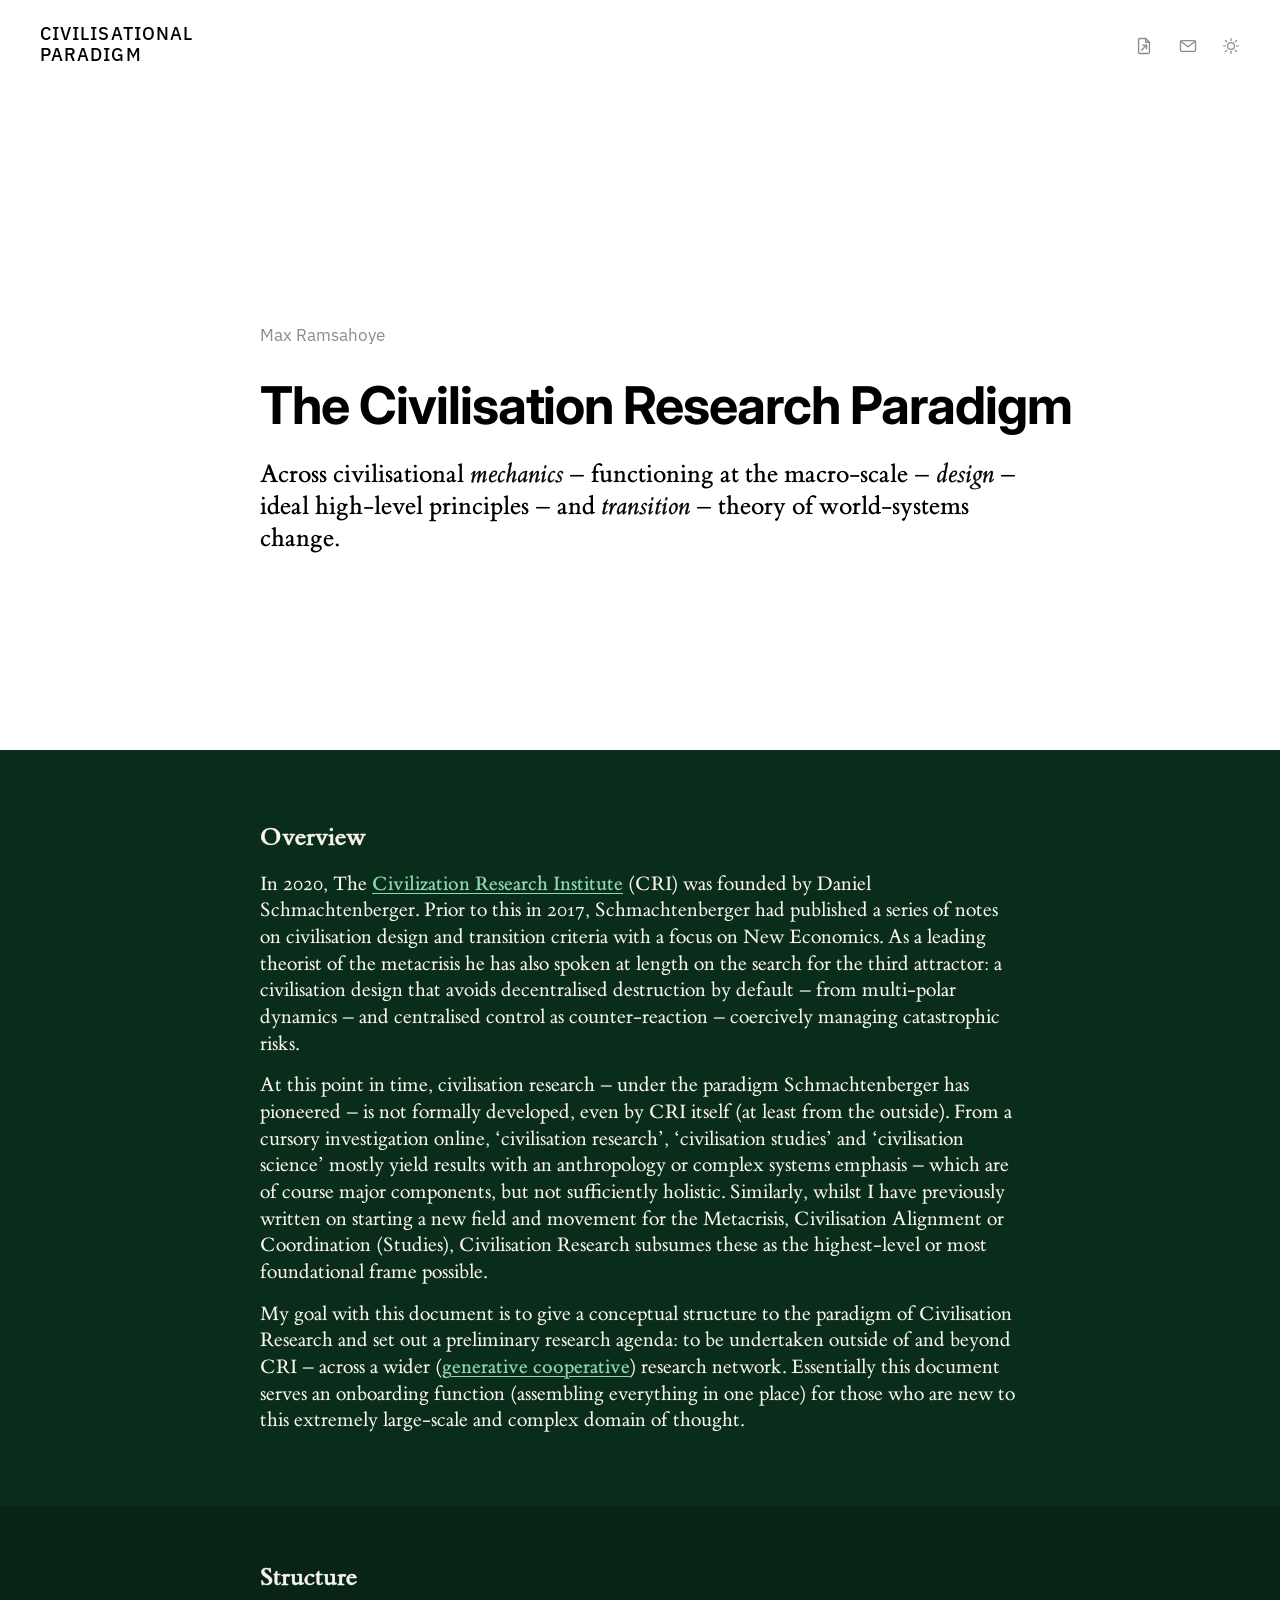
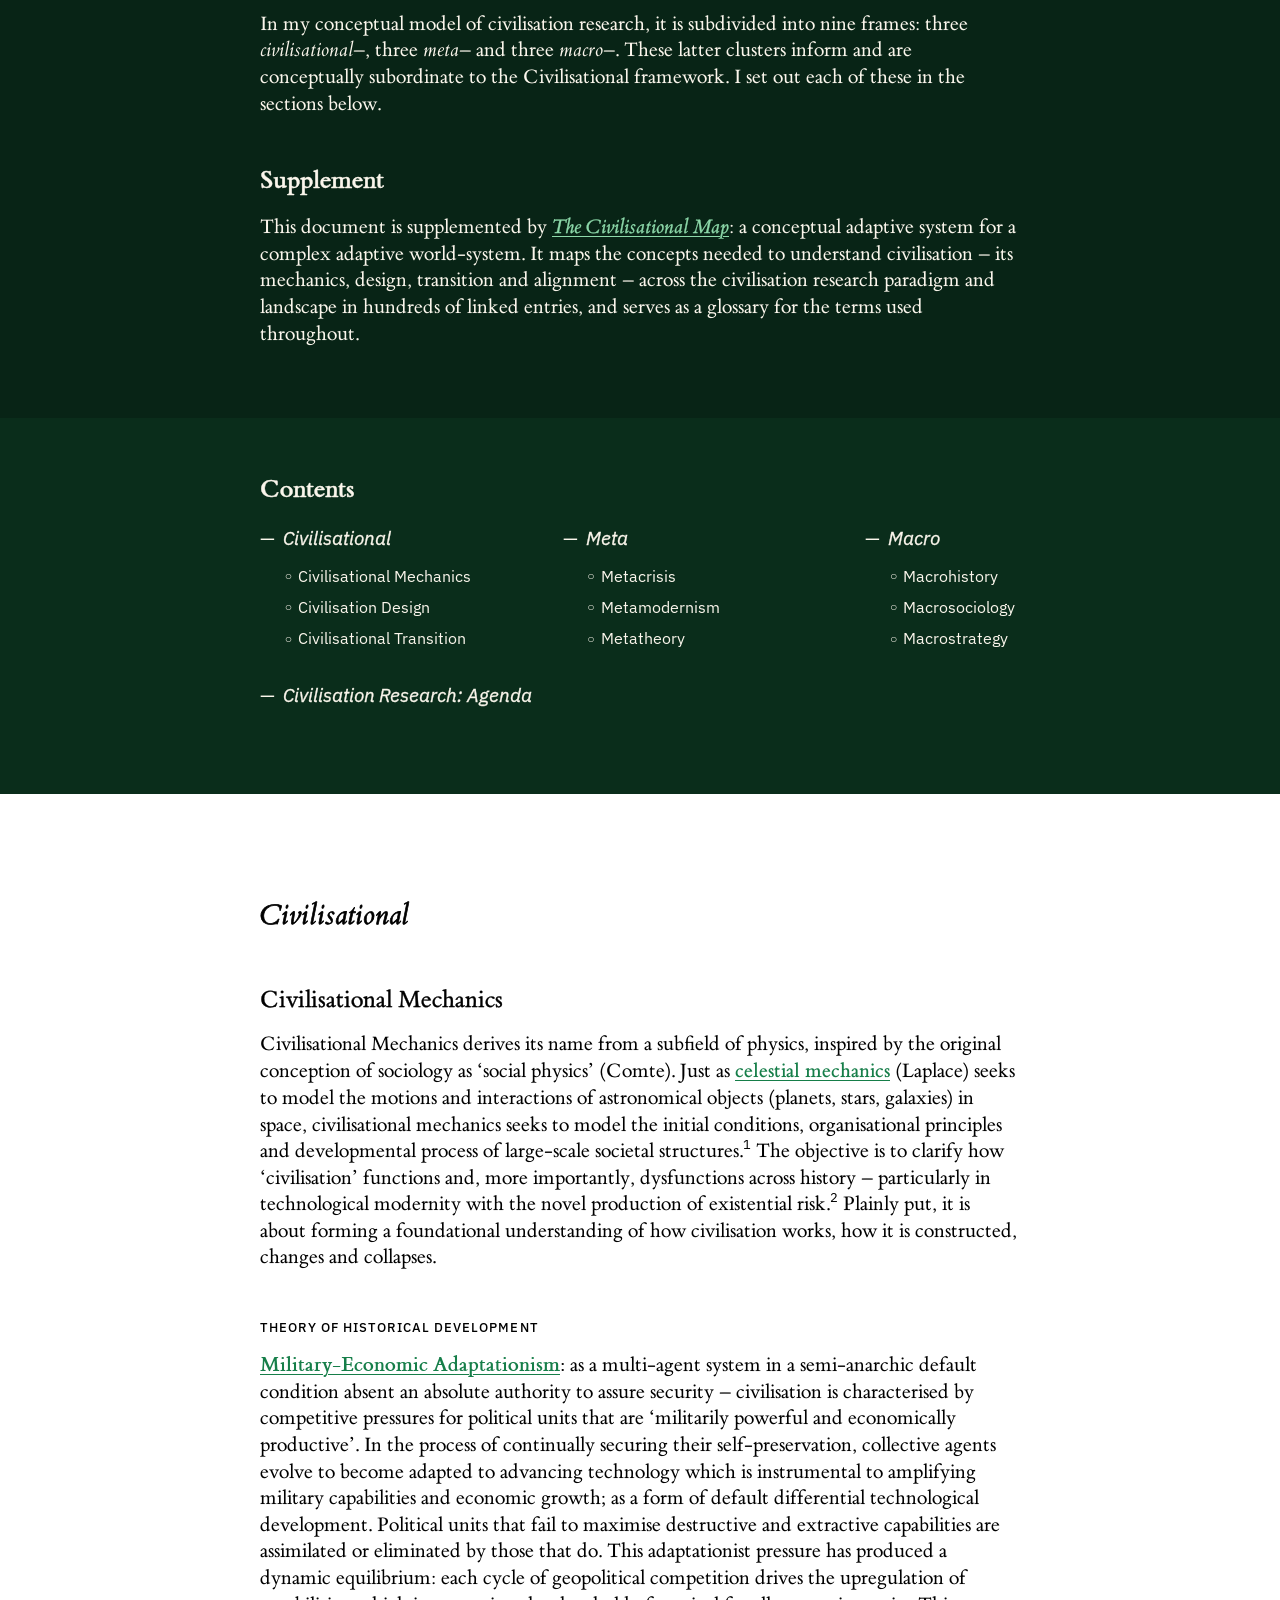
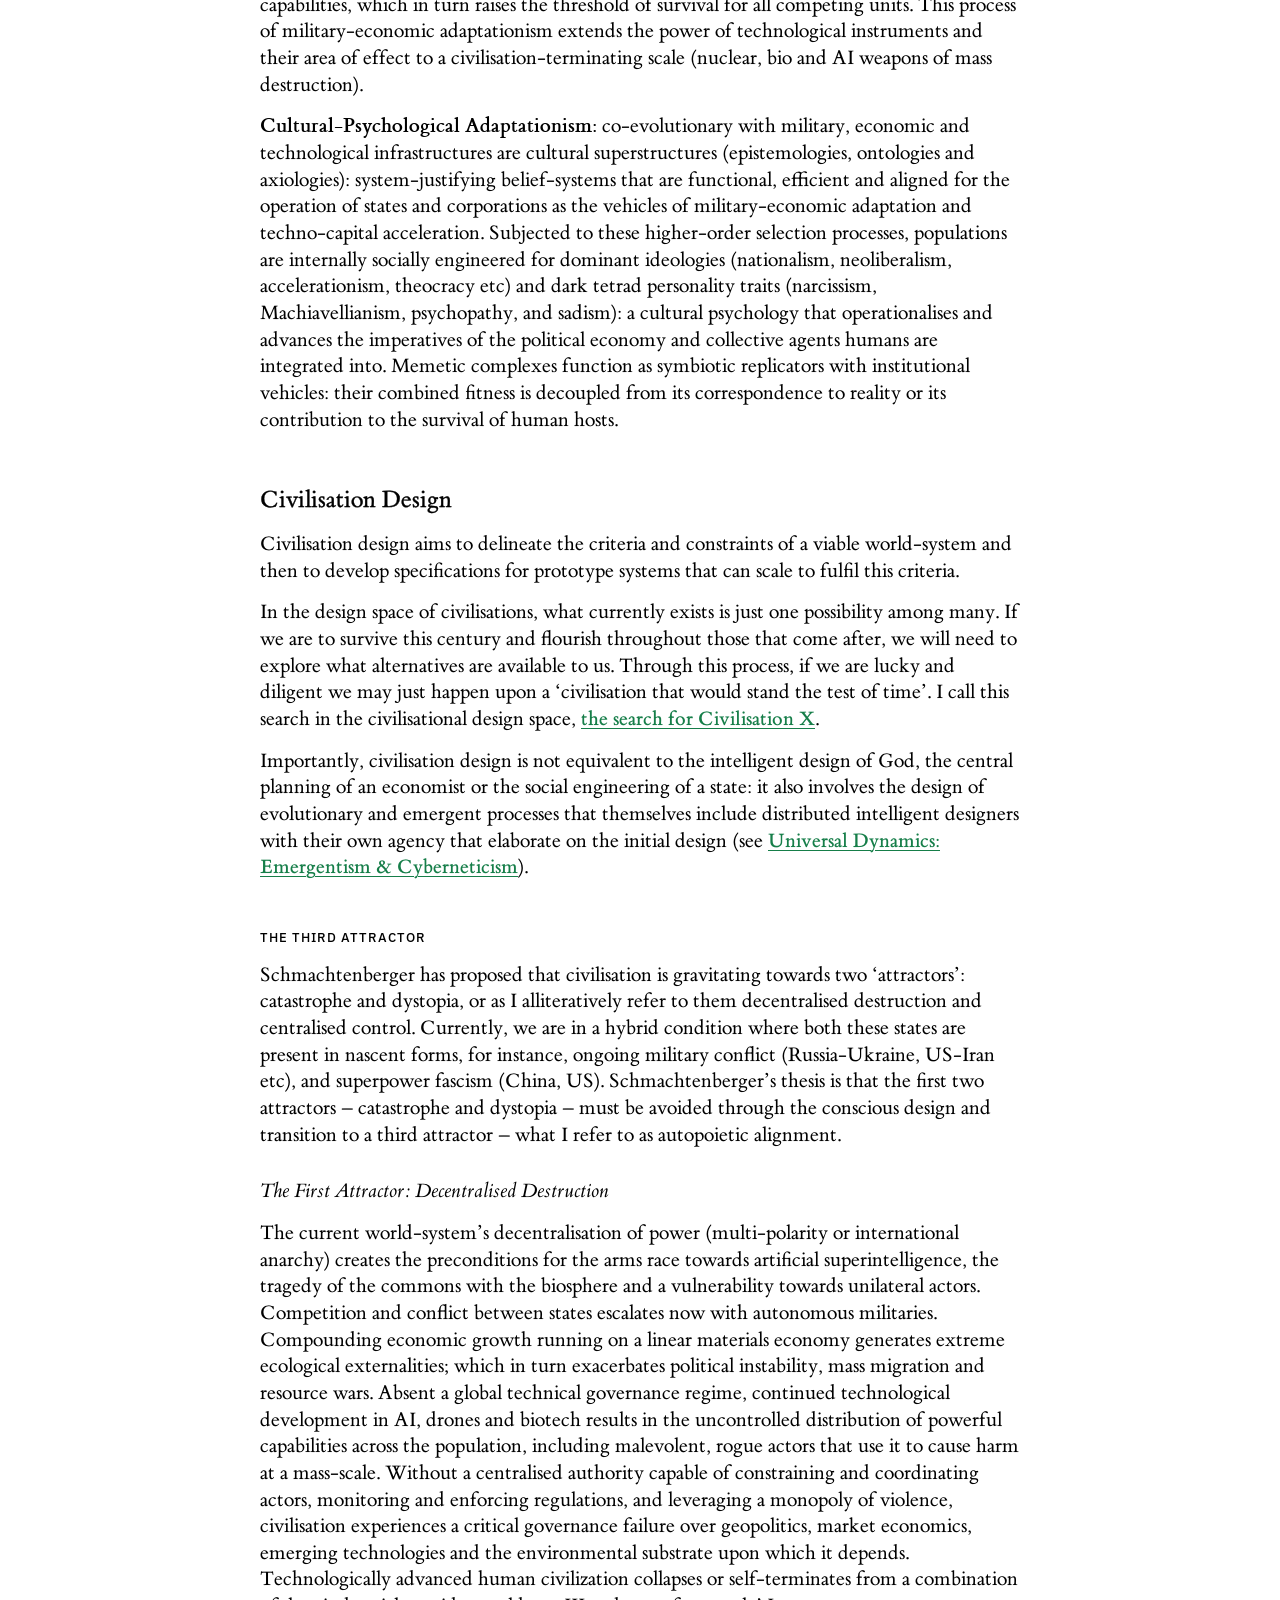
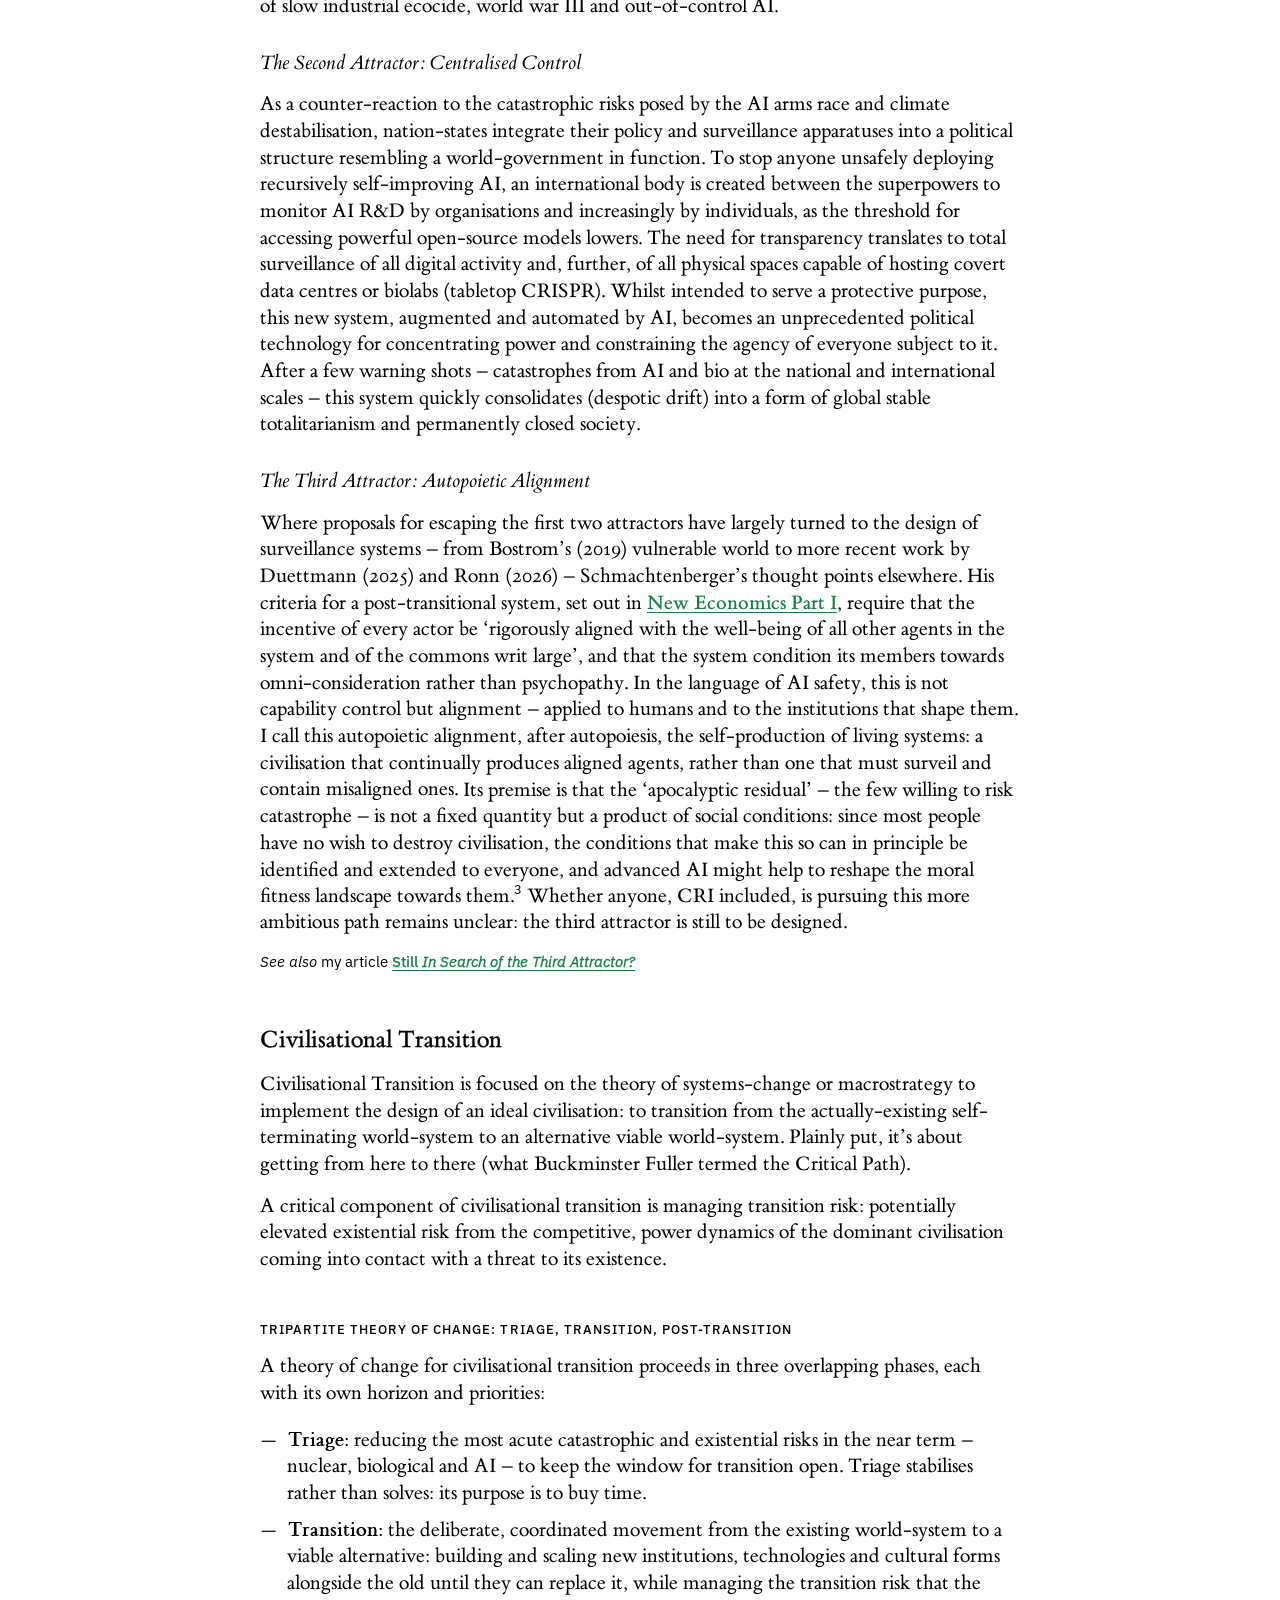
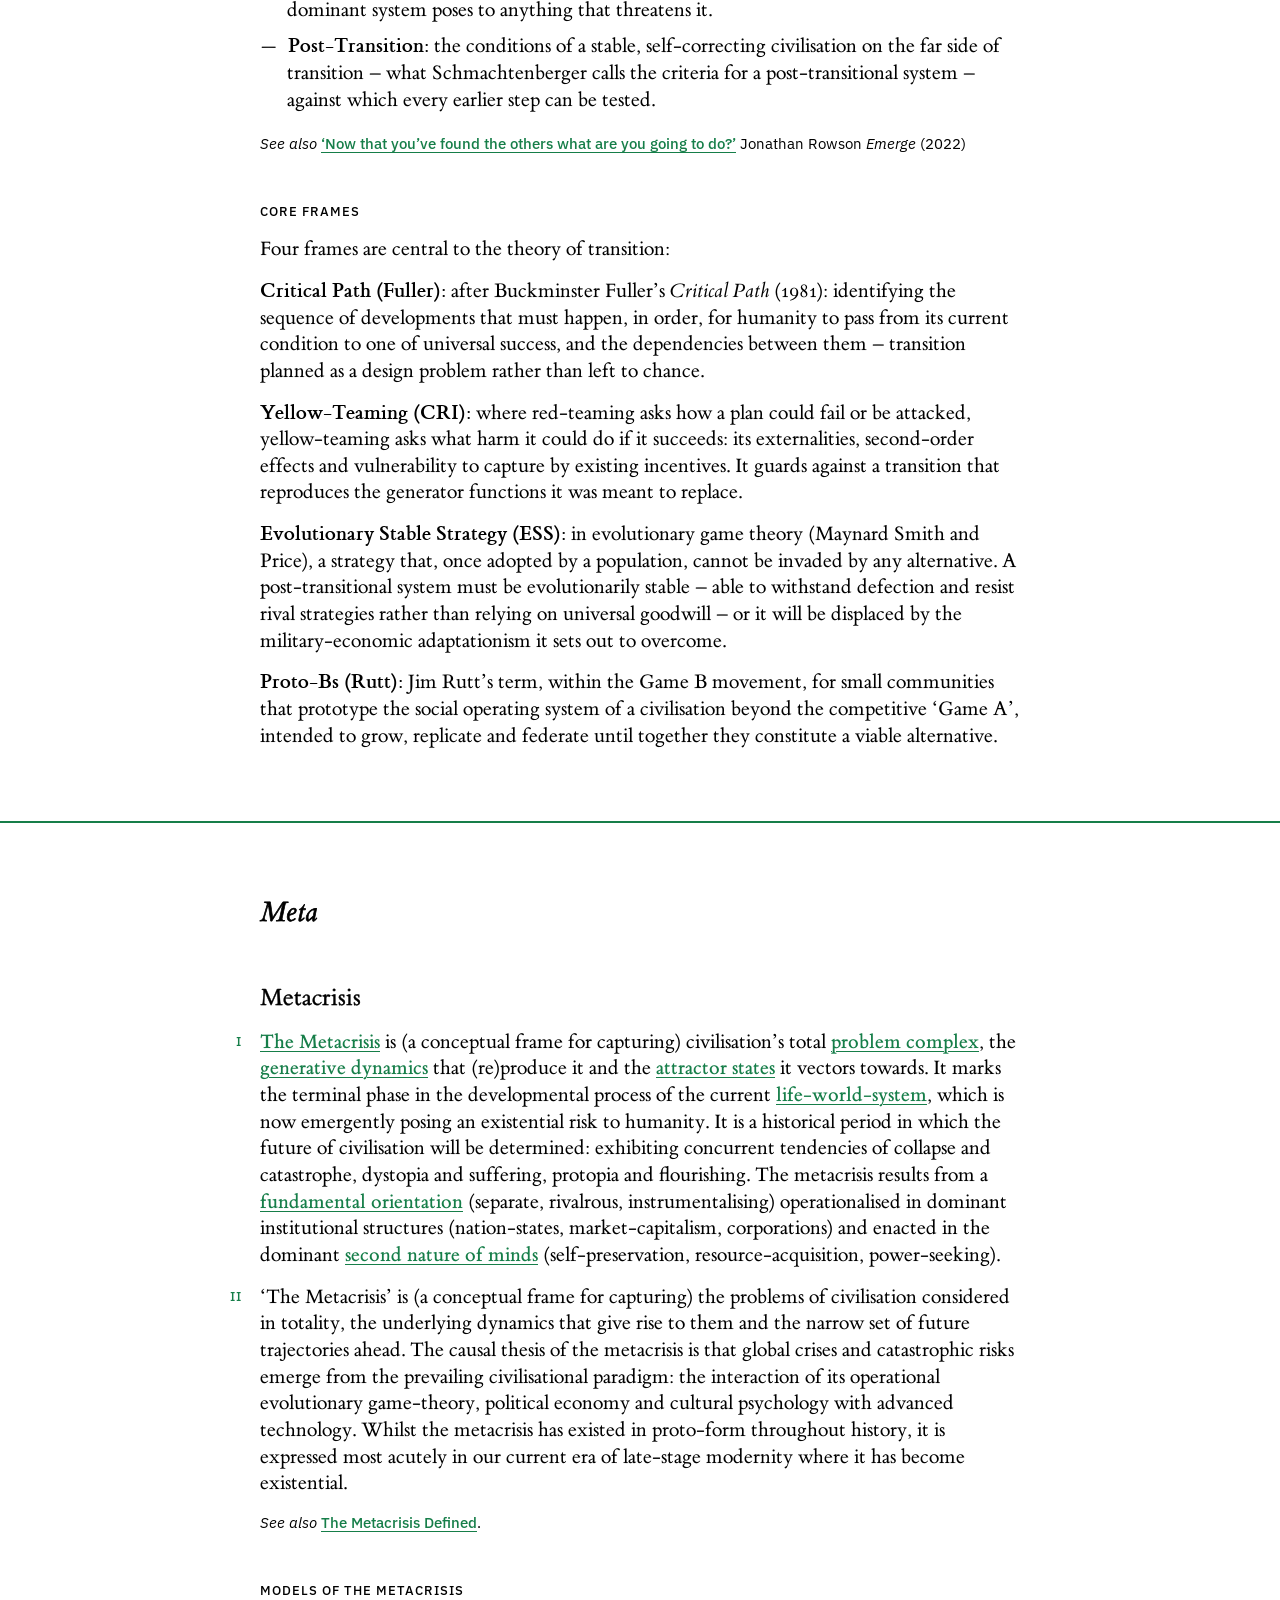
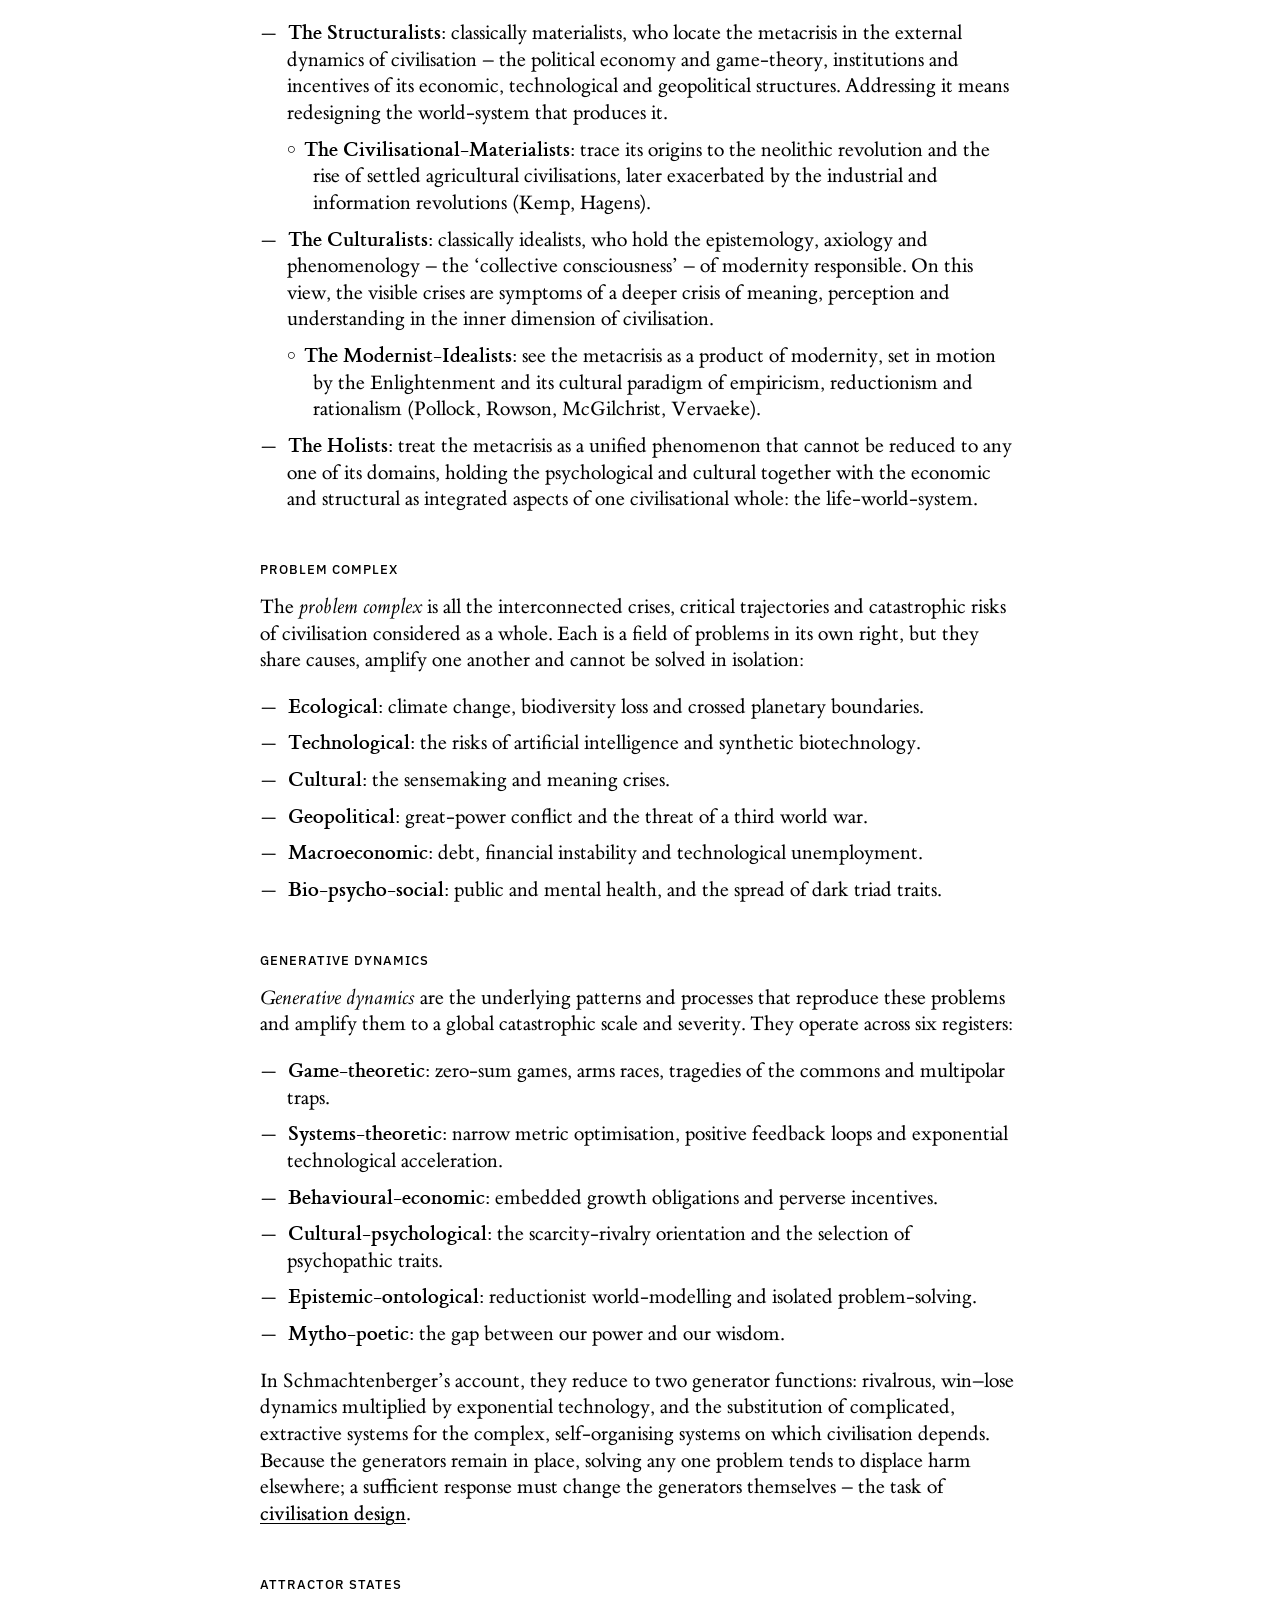
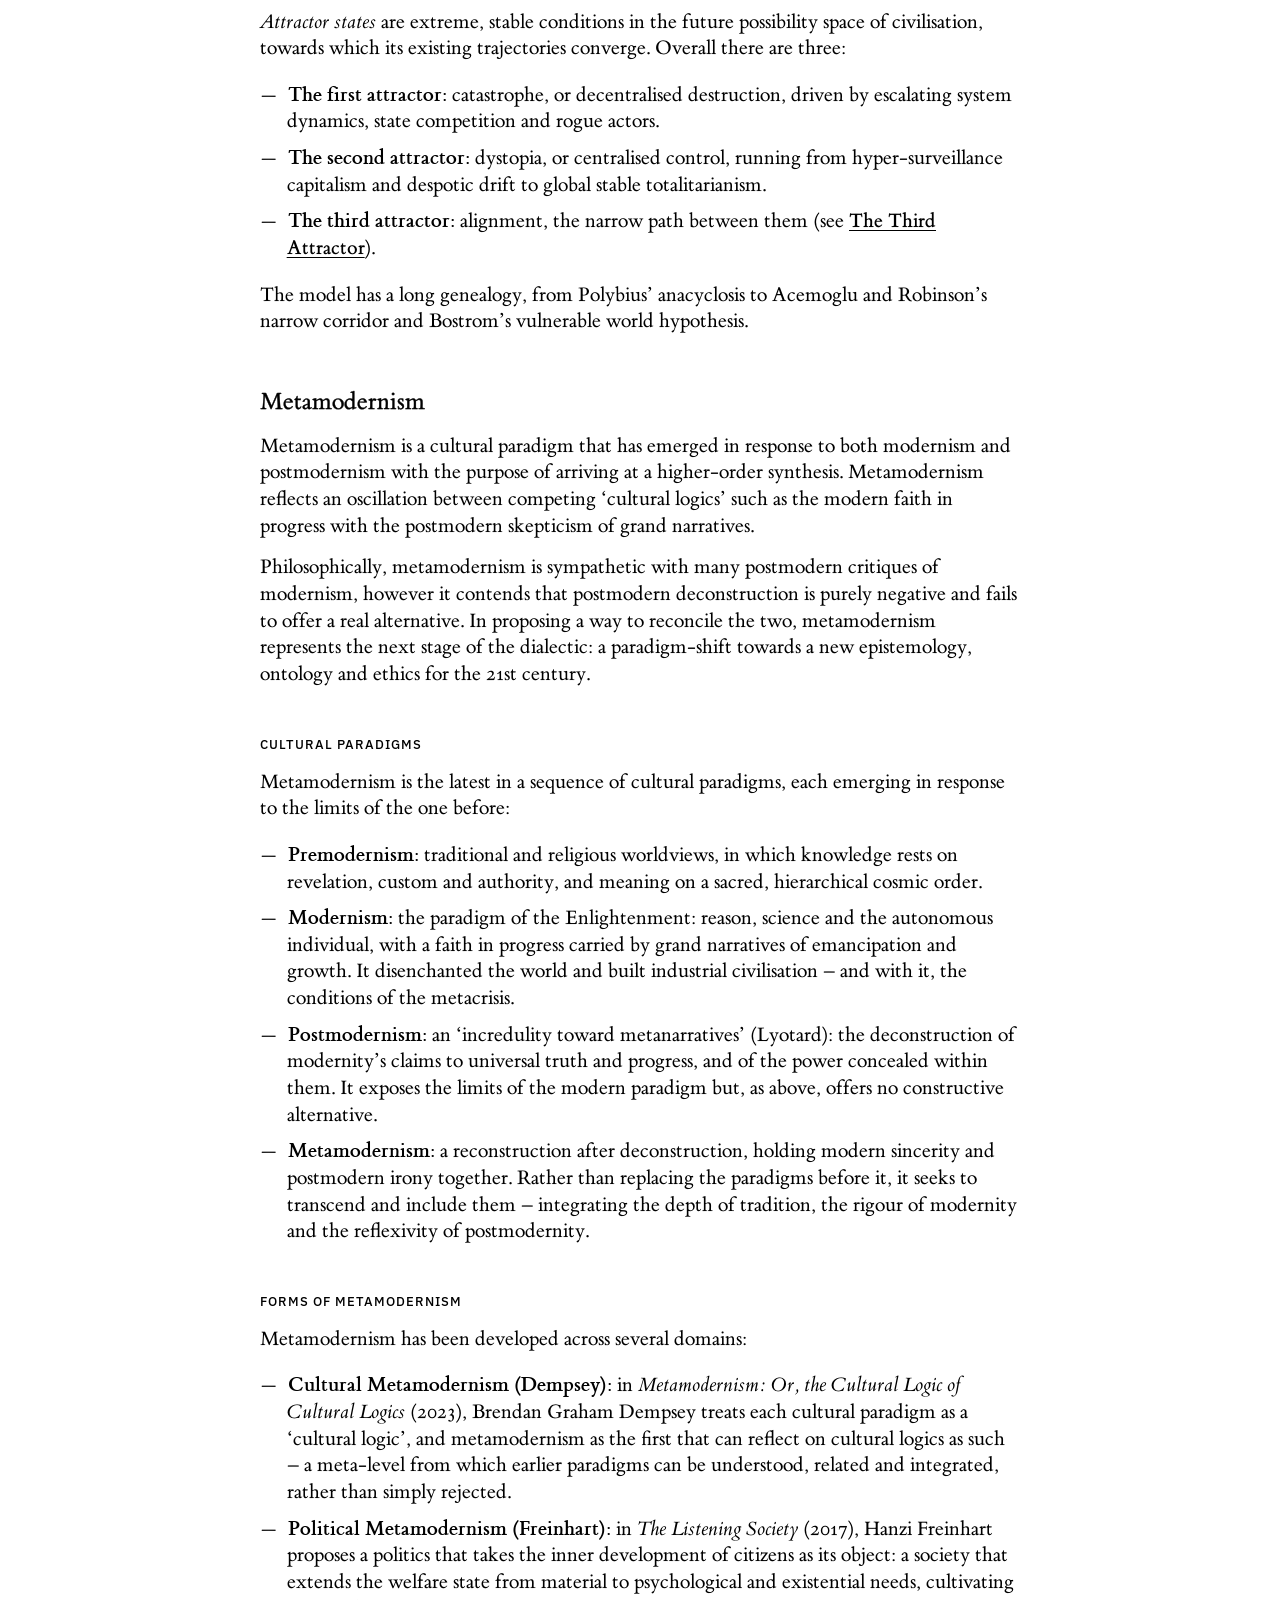
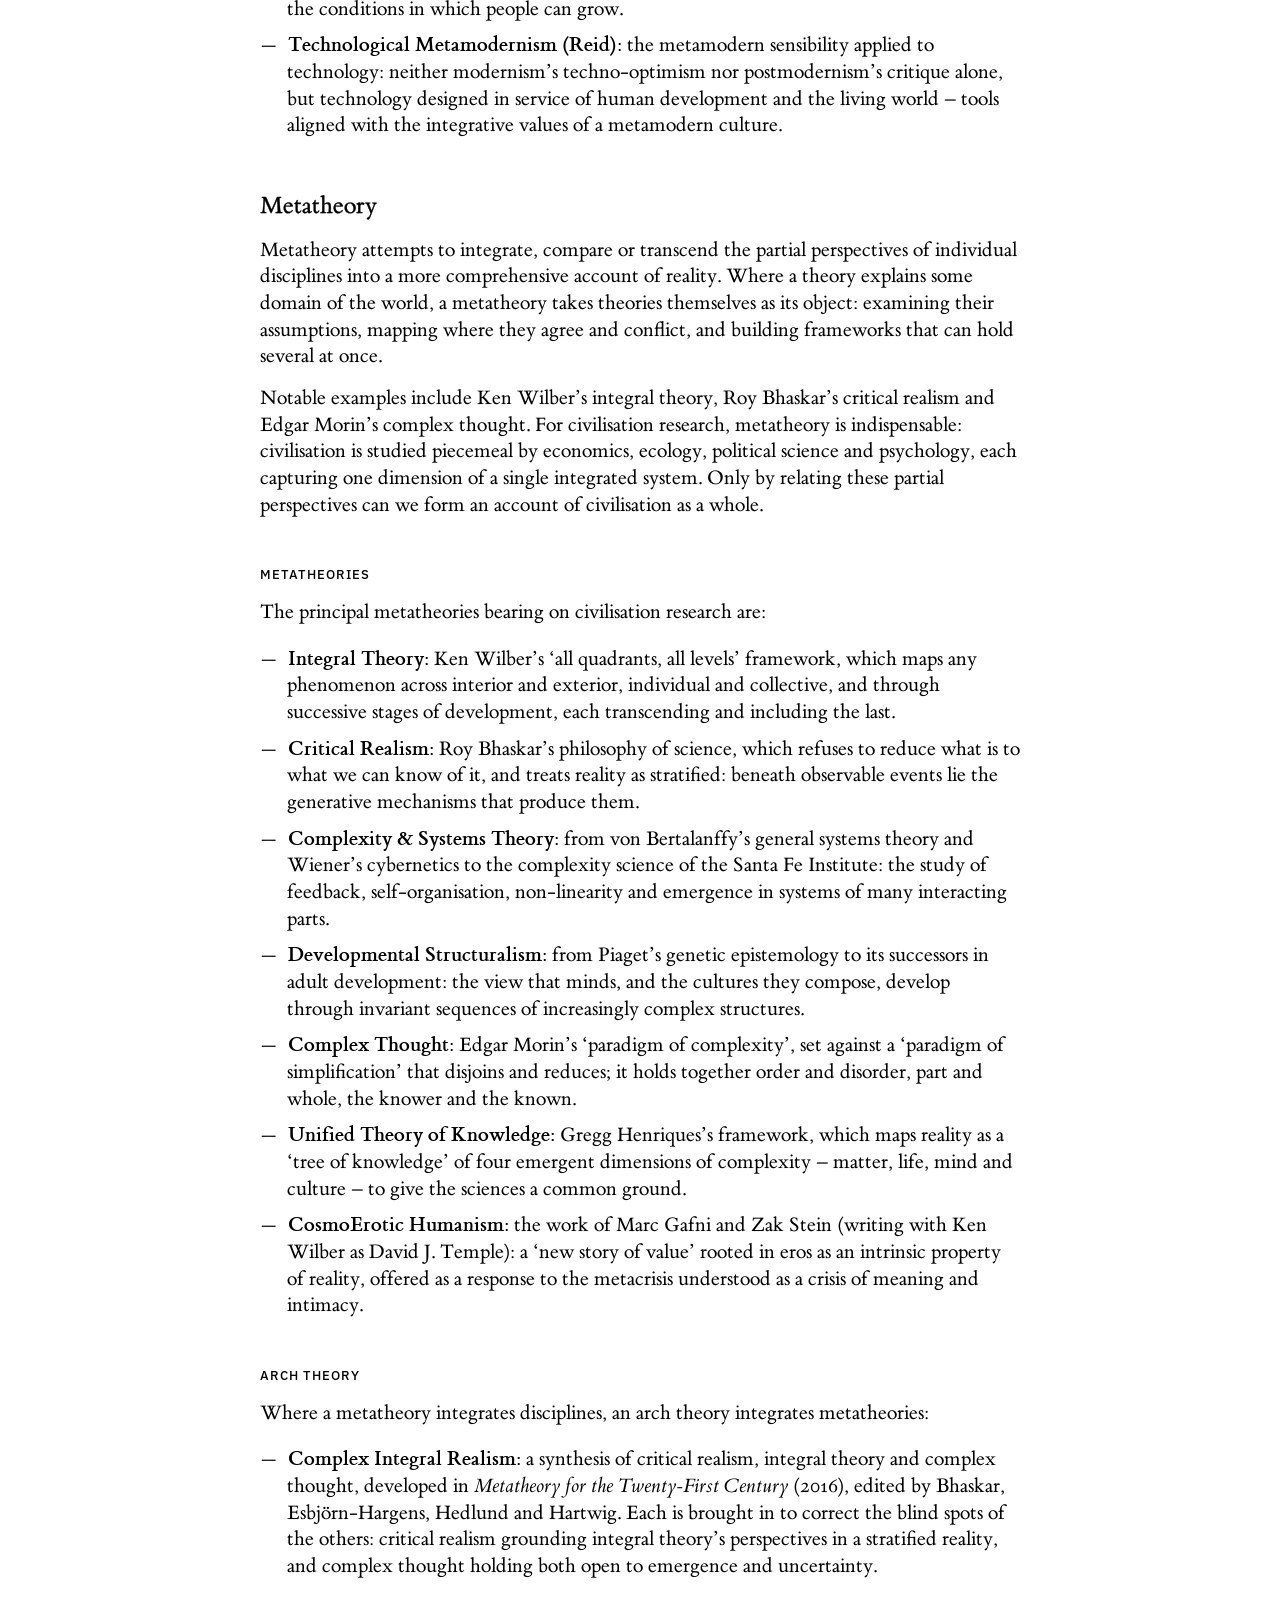
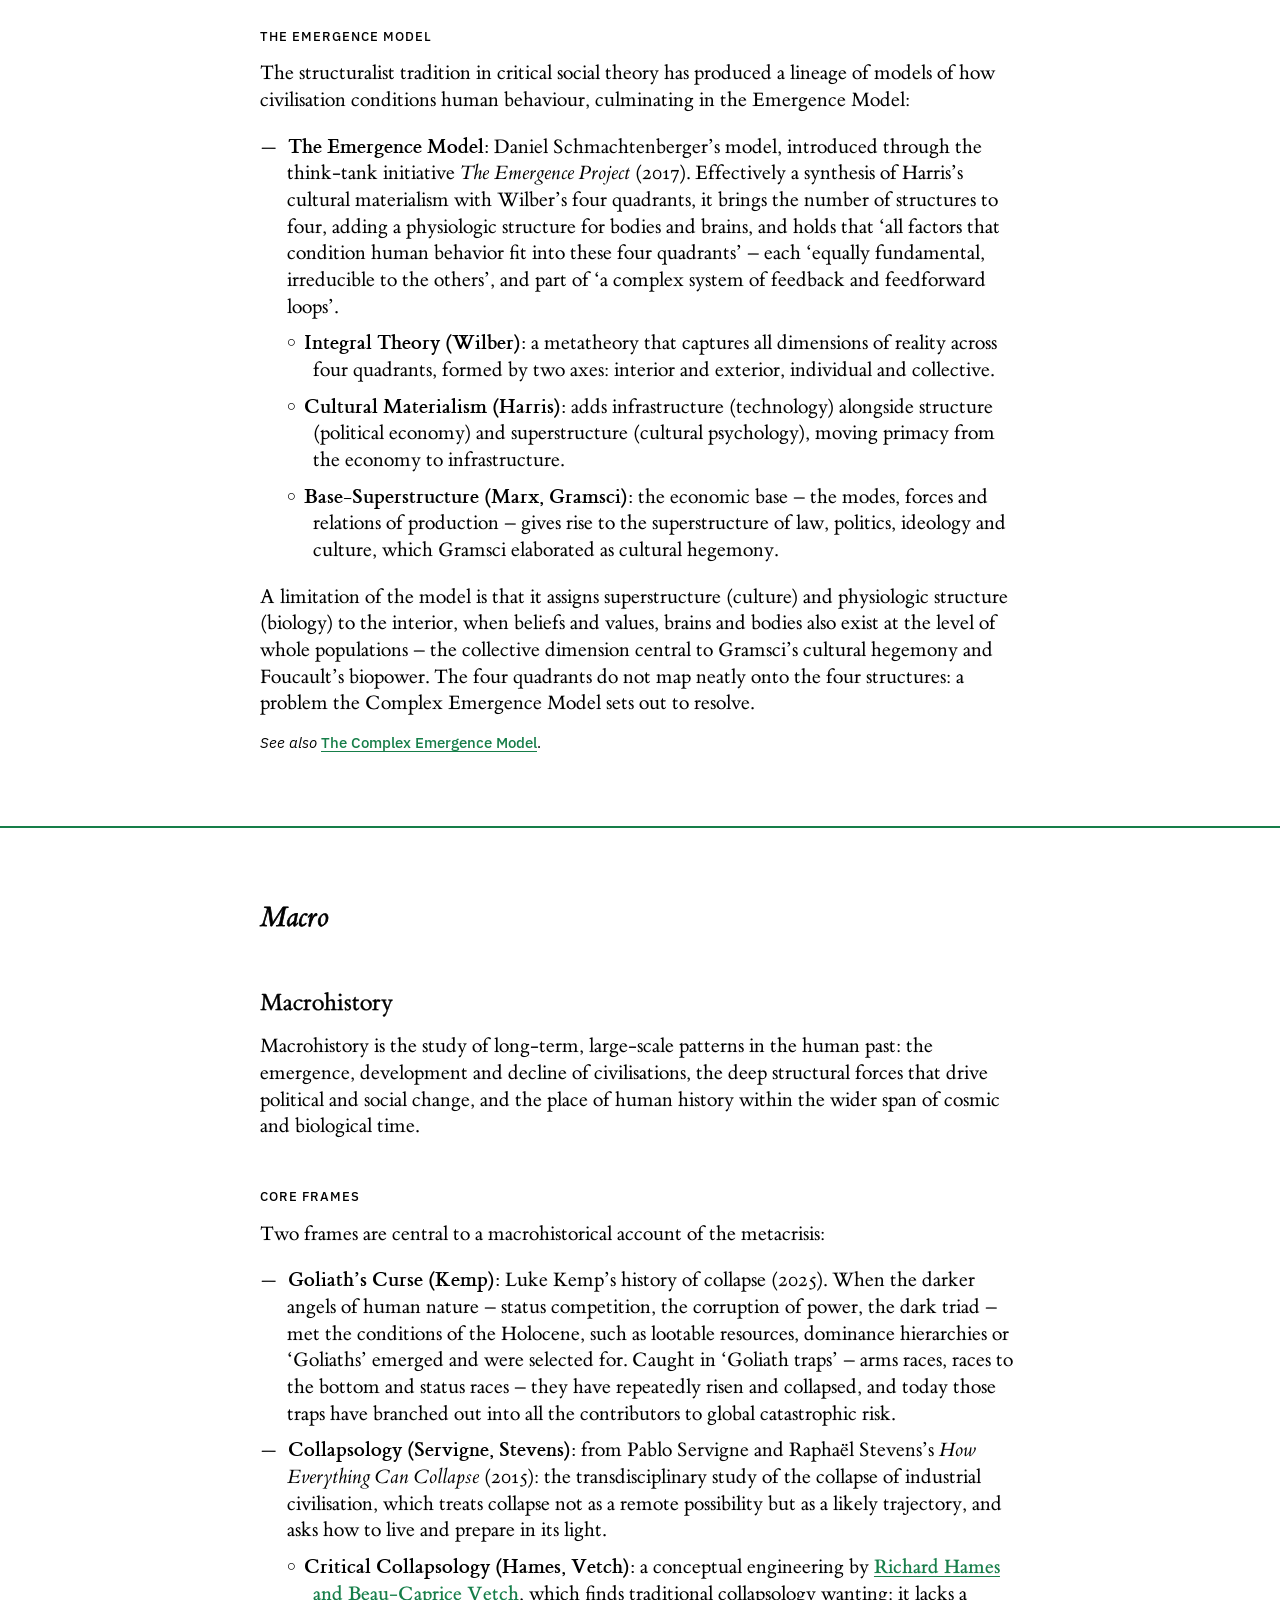
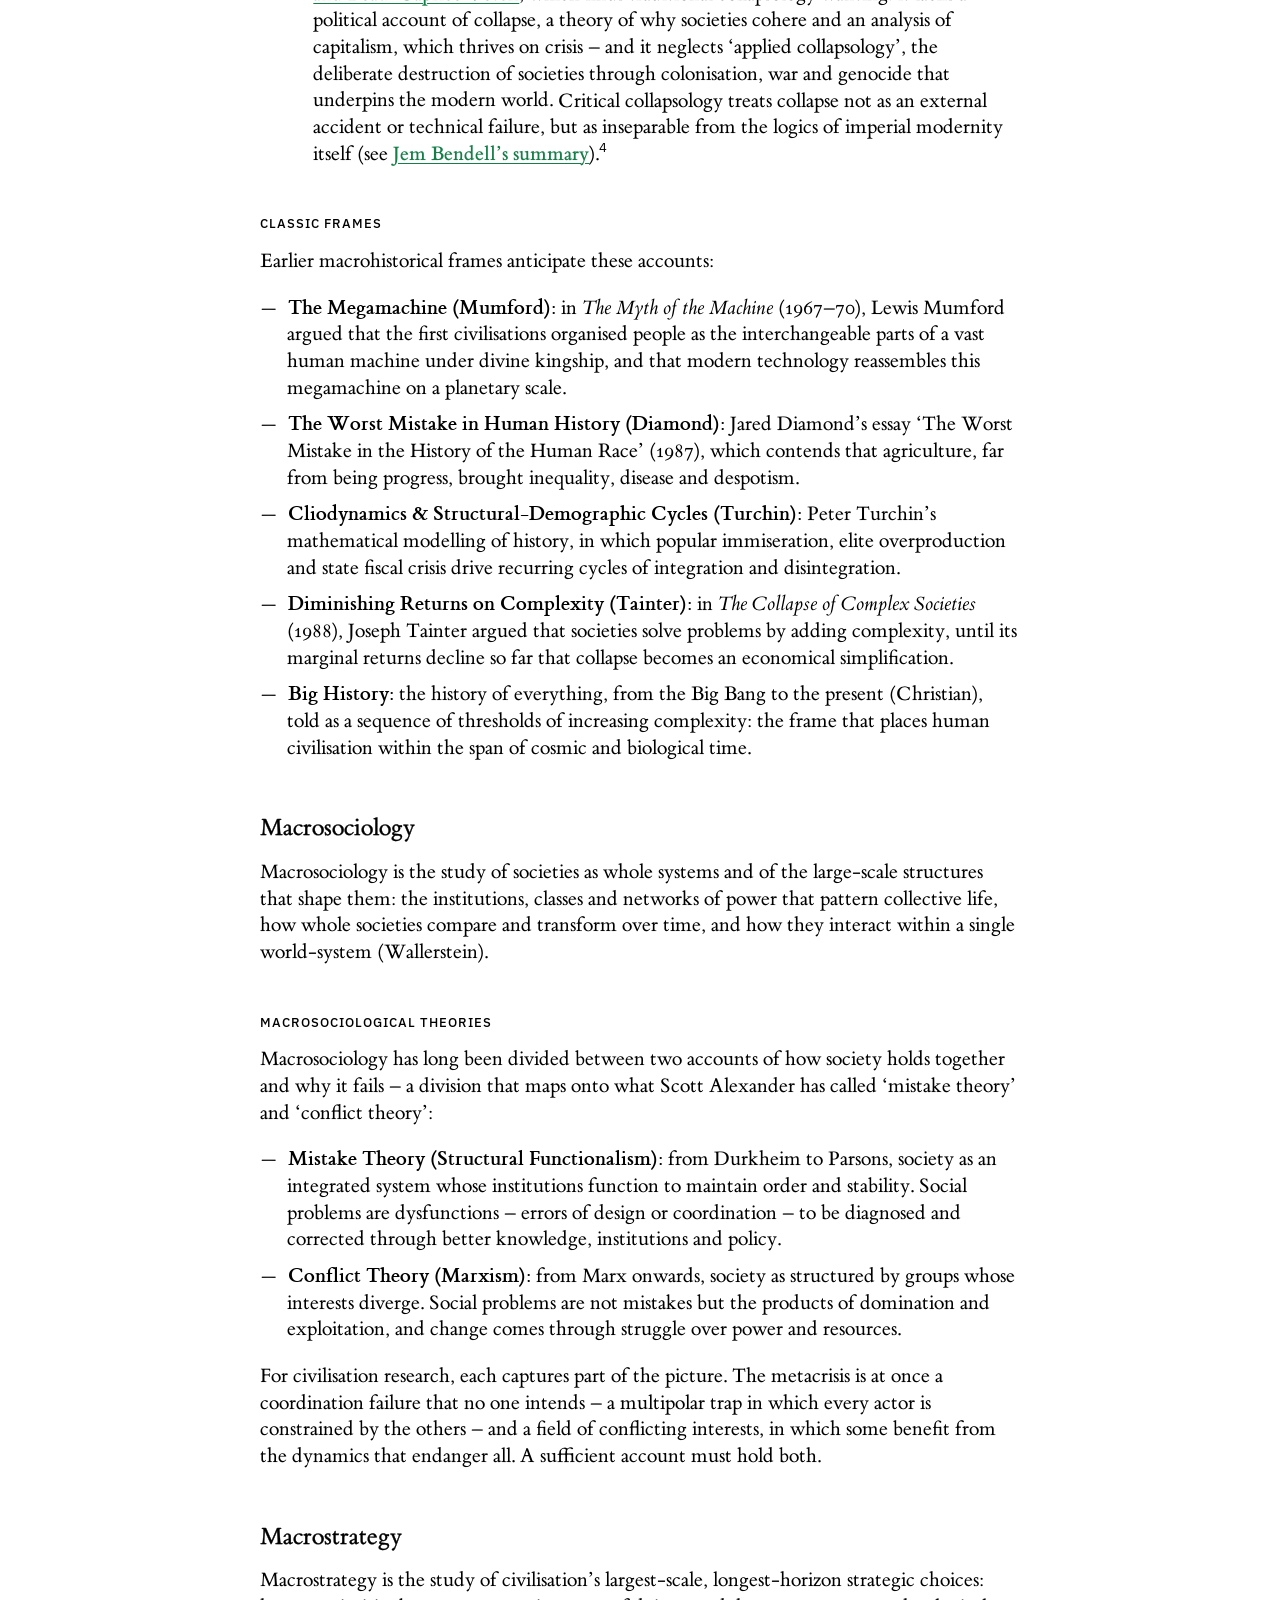
<file: index.html>
<!DOCTYPE html>
<html lang="en">
<head>
  <meta charset="UTF-8">
  <meta name="viewport" content="width=device-width, initial-scale=1.0">
  <link id="favicon-ico" rel="icon" href="favicon/favicon-light.ico?v=grid2" sizes="any">
  <link id="favicon-32" rel="icon" type="image/png" sizes="32x32" href="favicon/favicon-32-light.png?v=grid2">
  <link id="favicon-192" rel="icon" type="image/png" sizes="192x192" href="favicon/favicon-192-light.png?v=grid2">
  <link id="favicon-apple" rel="apple-touch-icon" href="favicon/apple-touch-icon-light.png?v=grid2">
  <script>
    (function () {
      try {
        if ('scrollRestoration' in history) {
          history.scrollRestoration = 'manual';
        }
        if (!location.hash) window.scrollTo(0, 0);
      } catch (e) {}
      try {
        var navEntry = performance.getEntriesByType && performance.getEntriesByType('navigation')[0];
        // arriving from another page of this site (its own folder: another site may share the address), or a refresh, or back/forward: fade in
        var fromSite = false;
        try { fromSite = !!document.referrer && (function (r, s) { return r.origin === s.origin && r.pathname.indexOf(s.pathname) === 0; })(new URL(document.referrer), new URL('./', location.href)); } catch (e) {}
        // browsers with cross-document view transitions crossfade between pages
        // themselves; the others fade out and in (and so does a refresh)
        var vt = 'CSSViewTransitionRule' in window;
        if (vt) document.documentElement.classList.add('vt');
        if ((fromSite || (navEntry && navEntry.type !== 'navigate')) && (!vt || (navEntry && navEntry.type === 'reload'))) document.documentElement.classList.add('page-entering');
      } catch (e) {}
      try {
        // no theme chosen yet: follow the system setting
        var sys = window.matchMedia && matchMedia('(prefers-color-scheme: dark)').matches ? 'dark' : 'light';
        var t = localStorage.getItem('crp.theme');
        // a theme chosen with t holds only until the system setting changes
        if (t && localStorage.getItem('crp.themeSystem') !== sys) { t = null; localStorage.removeItem('crp.theme'); }
        t = t || sys;
        if (t === 'dark') {
          document.documentElement.setAttribute('data-theme', t);
        }
        if (t === 'dark') {
          var suffix = 'dark';
          document.getElementById('favicon-ico').href = 'favicon/favicon-' + suffix + '.ico?v=grid2';
          document.getElementById('favicon-32').href = 'favicon/favicon-32-' + suffix + '.png?v=grid2';
          document.getElementById('favicon-192').href = 'favicon/favicon-192-' + suffix + '.png?v=grid2';
          document.getElementById('favicon-apple').href = 'favicon/apple-touch-icon-' + suffix + '.png?v=grid2';
        }
      } catch (e) {}
      try {
        if (localStorage.getItem('crp.blueLinks') !== 'off') document.documentElement.classList.add('colour');  // blue links (c): on by default
        // ET Bembo headings are the default; f switches to Inter and back
        if (localStorage.getItem('crp.headings') !== 'sans') document.documentElement.classList.add('serif-headings');
        // the band colour (b): midnight green by default, or sepia, midnight blue or black
        var band = localStorage.getItem('crp.bandColour') || 'green';
        if (band === 'purple') band = 'green';  // the default band was purple before it was green
        if (band === 'green' || band === 'midnight' || band === 'black') document.documentElement.classList.add('band-' + band);
        // design 2 is the default; d switches to design 1 and back
        if (localStorage.getItem('crp.design') !== '1') document.documentElement.classList.add('design-2');
        // the Overview's shaded band is the default; h switches to dividing lines
        if (localStorage.getItem('crp.overviewStyle') === 'lines') document.documentElement.classList.add('overview-lines');
      } catch (e) {}
    })();
  </script>
  <title>Civilisational Paradigm</title>
  <meta name="description" content="Across civilisational mechanics – functioning at the macro-scale – design – ideal high-level principles – and transition – theory of world-systems change.">
  <meta property="og:type" content="article">
  <meta property="og:site_name" content="Civilisational Paradigm">
  <meta property="og:title" content="The Civilisation Research Paradigm">
  <meta property="og:description" content="Across civilisational mechanics – functioning at the macro-scale – design – ideal high-level principles – and transition – theory of world-systems change.">
  <meta property="og:url" content="https://maxramsahoye.github.io/civilisationresearchparadigm/">
  <meta property="og:image" content="https://maxramsahoye.github.io/civilisationresearchparadigm/preview.png">
  <meta property="og:image:width" content="1200">
  <meta property="og:image:height" content="630">
  <meta property="og:image:alt" content="A three-by-three grid of green squares, its centre column darker: the site’s loading mark">
  <meta name="twitter:card" content="summary_large_image">
  <link rel="preconnect" href="https://fonts.googleapis.com">
  <link rel="preconnect" href="https://fonts.gstatic.com" crossorigin>
  <link href="https://fonts.googleapis.com/css2?family=IBM+Plex+Sans:ital,wght@0,400;0,500;0,600;0,700;1,400&family=Inter:ital,wght@0,400;0,500;0,600;0,700;1,500&display=swap" rel="stylesheet" media="print" onload="this.media='all'">
  <noscript><link href="https://fonts.googleapis.com/css2?family=IBM+Plex+Sans:ital,wght@0,400;0,500;0,600;0,700;1,400&family=Inter:ital,wght@0,400;0,500;0,600;0,700;1,500&display=swap" rel="stylesheet"></noscript>
  <style>
    @font-face {
      font-family: 'ET Bembo';
      src: url('fonts/ETBembo-RomanOSF.woff2') format('woff2');
      font-weight: 400;
      font-style: normal;
      font-display: swap;
    }

    @font-face {
      font-family: 'ET Bembo';
      src: url('fonts/ETBembo-SemiBoldOSF.woff2') format('woff2');
      font-weight: 600;
      font-style: normal;
      font-display: swap;
    }

    @font-face {
      font-family: 'ET Bembo';
      src: url('fonts/et-book-bold-line-figures.woff') format('woff');
      font-weight: 700;
      font-style: normal;
      font-display: swap;
    }

    @font-face {
      font-family: 'ET Bembo';
      src: url('fonts/ETBembo-DisplayItalic.woff2') format('woff2');
      font-weight: 400;
      font-style: italic;
      font-display: swap;
    }

    @font-face {
      font-family: 'ET Bembo Lining';
      src: url('fonts/ETBembo-RomanLF.woff2') format('woff2');
      font-weight: 400;
      font-style: normal;
      font-display: swap;
    }

    :root {
      /* the accent of the contents numbers, the progress ring and bar: the
         link green, as the dividing lines (green in the light theme, mint
         in the dark) */
      --mint: var(--link-blue);
      --frame-bg: var(--canvas-bg);
      --frame-ink: var(--canvas-ink);
      --frame-accent: var(--canvas-accent);
      --canvas-bg: #ffffff;
      --canvas-ink: #000000;
      --canvas-accent: #000000;
      --canvas-track-tint: rgba(0, 0, 0, 0.08);
      --muted: #8c8c8c;
      --link-blue: #1a3a9c;
      /* colours for the inverse Overview and footer, and the blue that reads on them */
      --inverse-bg: #fbf6ec;
      --inverse-ink: #000000;
      --inverse-link: #1d4fbf;
      /* no blue by default; c turns it on */
      --link: var(--canvas-ink);
      --selection-bg: rgba(186, 220, 240, 0.45);
      --note-highlight: #dbe9f3;
      --rule: #e4ddd3;
      --frame-margin: 0px;
      --header-margin: 100px;
      --serif: 'ET Bembo', Bembo, 'Times New Roman', Georgia, serif;
    }

    body.wide {
      --frame-margin: 0px;
    }

    html[data-theme="sepia"] {
      --canvas-bg: #fbf6ec;
      --canvas-ink: #000000;
      --canvas-accent: #000000;
      --canvas-track-tint: rgba(59, 47, 32, 0.12);
      --muted: #9a8a72;
      --link-blue: #1d4fbf;
      --inverse-bg: #3b2f20;
      --inverse-ink: #fbf6ec;
      --inverse-link: #a9c4f5;
      --selection-bg: rgba(214, 196, 160, 0.45);
      --note-highlight: #eae1cf;
      --rule: #e0d4b8;
    }

    html[data-theme="midnight"] {
      --canvas-bg: #0d1330;
      --canvas-ink: #e6ebf5;
      --canvas-accent: #e6ebf5;
      --canvas-track-tint: rgba(230, 235, 245, 0.15);
      --muted: #8a93ad;
      --link-blue: #8ab4f8;
      --inverse-bg: #e6ebf5;
      --inverse-ink: #0d1330;
      --inverse-link: #1d4fbf;
      --selection-bg: rgba(180, 205, 235, 0.35);
      --note-highlight: #2a3352;
      --rule: #232c4c;
    }

    html[data-theme="dark"] {
      --canvas-bg: #000000;
      --canvas-ink: #ffffff;
      --canvas-accent: #ffffff;
      --canvas-track-tint: rgba(255, 255, 255, 0.15);
      --selection-bg: rgba(148, 218, 183, 0.35);
      --note-highlight: #174b33;
      --rule: #133e26;
      --muted: #8c8c8c;
      --link-blue: #8dd9aa;
      /* the midnight green, as with the white theme's default band */
      --inverse-bg: #0a2d1b;
      --inverse-ink: #fbf6ec;
      --inverse-link: #8dd9aa;
    }

    /* b (white theme only) cycles the Overview and footer: midnight green
       (the default), light sepia (above), midnight blue, black */
    html.band-green:not([data-theme]) {
      /* links and highlights green, rather than blue */
      --link-blue: #167e49;
      --selection-bg: rgba(73, 190, 137, 0.3);
      --note-highlight: #d9efe4;
      --inverse-bg: #0a2d1b;
      --inverse-ink: #fbf6ec;
      --inverse-link: #8dd9aa;
    }

    html.band-midnight:not([data-theme]) {
      --inverse-bg: #0d1330;
      --inverse-ink: #fbf6ec;
      --inverse-link: #8ab4f8;
    }

    html.band-black:not([data-theme]) {
      --inverse-bg: #000000;
      --inverse-ink: #ffffff;
      --inverse-link: #8ab4f8;
    }

    /* c: colour — blue accent; links stay semi-bold */
    /* f: headings and subheadings in ET Bembo (the title stays as it is);
       a hairline stroke takes them past the font's heaviest cut */
    html.serif-headings .article-body h2,
    html.serif-headings .article-body h3 {
      font-family: var(--serif);
      font-weight: 700;
      letter-spacing: 0;
      -webkit-text-stroke: 0.4px currentColor;
    }

    html.serif-headings .article-body h2 {
      font-size: 1.45em;
    }

    /* an upright ampersand in italic headings (the italic one is a flourished "Et") */
    .amp {
      font-style: normal;
    }

    html.serif-headings .article-body :is(#overview, .in-band) h2 {
      font-size: 1.25em;
    }

    /* See also lines: in IBM Plex Sans, a little smaller than the text */
    .article-body p.see-also {
      font-family: 'IBM Plex Sans', sans-serif;
      font-size: 0.72em;
      line-height: 1.5;
    }

    .article-body p.see-also a {
      font-weight: 500;
    }

    /* numbered definitions (I, II): the numeral in the left margin, level
       with the first line; on narrow screens, at the start of the line */
    .article-body p.definition {
      position: relative;
    }

    .article-body p.definition::before {
      content: attr(data-num);
      position: absolute;
      top: 0.35em;
      right: calc(100% + 18px);
      font-family: 'IBM Plex Sans', sans-serif;
      font-size: 0.62em;
      font-weight: 500;
      letter-spacing: 0.08em;
      color: var(--mint);
    }

    @media (max-width: 700px) {
      .article-body p.definition::before {
        position: static;
        margin-right: 0.6em;
        vertical-align: 0.15em;
      }
    }

    /* quotations set in, with a rule down the left (as on MoMU) */
    .article-body blockquote {
      max-width: 760px;
      margin: 28px 0;
      padding-left: 28px;
      border-left: 2px solid currentColor;
    }

    .article-body blockquote p {
      margin: 0;
      font-size: 0.9em;
      line-height: 1.4;
    }

    /* headings within a frame: a small IBM Plex label (h4), and below it
       ET Bembo italic (h5) */
    .article-body h4 {
      margin: 48px 0 14px;
      font-family: 'IBM Plex Sans', sans-serif;
      font-size: 0.62em;
      font-weight: 500;
      letter-spacing: 0.08em;
      text-transform: uppercase;
      line-height: 1.4;
    }

    .article-body h5 {
      margin: 30px 0 8px;
      font-family: var(--serif);
      font-size: 1em;
      font-weight: 400;
      font-style: italic;
      line-height: 1.3;
    }

    .article-body :is(h4, h5)[id] {
      scroll-margin-top: 72px;
    }

    .article-body h4 + h5 {
      margin-top: 18px;
    }

    /* the top-level headings (Civilisational, Meta, Macro: the doc's h1s)
       in italic; ET Bembo has no bold italic, so its true italic takes on
       weight from a hairline stroke rather than a faked bold */
    .article-body > section:not(#overview):not(.in-band) > h2 {
      font-style: italic;
    }

    html.serif-headings .article-body > section:not(#overview):not(.in-band) > h2 {
      font-weight: 400;
      font-synthesis: none;
      -webkit-text-stroke: 0.7px currentColor;
    }

    html.serif-headings .article-body h3 {
      font-weight: 400;
      font-size: 1.2em;
      -webkit-text-stroke: 0.35px currentColor;
    }

    /* c: only links to other sites turn blue */
    html.colour a[href^="http"] {
      color: var(--link-blue);
    }

    html.colour :is(#overview, .in-band) a[href^="http"],
    html.colour .site-footer a[href^="http"] {
      color: var(--inverse-link);
    }

    /* links on the bands take the band's own text colour (links to other
       sites turn the band's blue with c, above) */
    :is(#overview, .in-band) a:not(.heading-link) {
      color: inherit;
    }

    /* the author's name stays in the text colour, at the top and in the footer */
    html.colour a.author-link,
    html.colour .site-footer a.author-link {
      color: inherit;
    }

    /* custom cursor: a small outlined dart; filled over things you can click */
    /* the same in every theme: white with a black line, solid black over links */
    :root {
      --cursor-arrow: url("data:image/svg+xml,%3Csvg xmlns='http://www.w3.org/2000/svg' width='18' height='18' viewBox='0 0 24 24'%3E%3Cpath d='M3 2.5 L21 11.2 L12.6 12.6 L10.2 21 Z' fill='%23fff' stroke='%23fff' stroke-width='3.2' stroke-linejoin='round'/%3E%3Cpath d='M3 2.5 L21 11.2 L12.6 12.6 L10.2 21 Z' fill='%23fff' stroke='%23000' stroke-width='1.4' stroke-linejoin='round'/%3E%3C/svg%3E") 2 2, auto;
      --cursor-link: url("data:image/svg+xml,%3Csvg xmlns='http://www.w3.org/2000/svg' width='18' height='18' viewBox='0 0 24 24'%3E%3Cpath d='M3 2.5 L21 11.2 L12.6 12.6 L10.2 21 Z' fill='%23fff' stroke='%23fff' stroke-width='3.2' stroke-linejoin='round'/%3E%3Cpath d='M3 2.5 L21 11.2 L12.6 12.6 L10.2 21 Z' fill='%23000' stroke='%23000' stroke-width='1.4' stroke-linejoin='round'/%3E%3C/svg%3E") 2 2, pointer;
    }

    html {
      cursor: var(--cursor-arrow);
    }

    a,
    button,
    a *,
    button * {
      cursor: var(--cursor-link) !important;
    }

    .page {
      position: relative;
      transition: background-color 0.25s ease;
    }

    /* a page with a downward arrow: first of the controls, downloads the
       article as a PDF */
    .pdf-btn {
      display: flex;
      color: var(--muted);
    }

    .pdf-btn:hover,
    .pdf-btn:focus-visible {
      color: var(--canvas-ink);
      outline: none;
    }

    .pdf-btn svg {
      width: 20px;
      height: 20px;
    }

    /* the arrow points out, to the PDF viewer, and moves that way on hover */
    .pdf-btn .arrow {
      transition: transform 0.25s ease;
    }

    .pdf-btn:hover .arrow,
    .pdf-btn:focus-visible .arrow {
      transform: translate(1px, -1px);
    }

    /* hamburger: left of the theme toggle, opens the Pages menu */
    .menu-btn {
      display: flex;
      color: var(--muted);
    }

    .menu-btn:hover,
    .menu-btn.key-hover {
      color: var(--canvas-ink);
    }

    .menu-btn svg {
      width: 20px;
      height: 20px;
    }

    /* envelope: left of the hamburger, copies the email address, with a
       note beneath it that says so */
    .email-btn {
      position: relative;
      display: flex;
      padding: 0;
      border: none;
      background: none;
      color: var(--muted);
      cursor: pointer;
    }

    .email-btn:hover,
    .email-btn:focus-visible {
      color: var(--canvas-ink);
      outline: none;
    }

    .email-btn svg {
      width: 20px;
      height: 20px;
    }

    /* on hover the envelope tilts into flight, trailing speed lines */
    .email-btn .icon-mail-send {
      display: none;
      overflow: visible;
    }

    .email-btn:hover .icon-mail,
    .email-btn:focus-visible .icon-mail,
    .email-btn.copied .icon-mail {
      display: none;
    }

    .email-btn:hover .icon-mail-send,
    .email-btn:focus-visible .icon-mail-send,
    .email-btn.copied .icon-mail-send {
      display: block;
    }

    .email-btn .speed {
      stroke-dasharray: 8;
      animation: mail-speed 0.35s ease-out both;
    }

    @keyframes mail-speed {
      from { stroke-dashoffset: -8; opacity: 0; }
      to { stroke-dashoffset: 0; opacity: 1; }
    }

    /* a note beneath each of the top-right controls on hover, naming it and
       its key */
    .left-controls > * {
      position: relative;
    }

    .ctl-note {
      position: absolute;
      top: calc(100% + 12px);
      right: 50%;
      transform: translate(50%, -4px);
      font-family: var(--sans, 'Inter', sans-serif);
      font-size: 12px;
      white-space: nowrap;
      color: var(--canvas-ink);
      opacity: 0;
      pointer-events: none;
      transition: opacity 0.25s ease, transform 0.25s ease;
    }

    .ctl-note kbd {
      margin-left: 4px;
      padding: 0 4px;
      border: 1px solid color-mix(in srgb, currentColor 35%, transparent);
      border-radius: 3px;
      font-family: inherit;
      font-size: 11px;
    }

    .left-controls > :hover .ctl-note,
    .left-controls > :focus-visible .ctl-note,
    .email-btn.copied .ctl-note {
      opacity: 1;
      transform: translate(50%, 0);
    }

    * {
      box-sizing: border-box;
    }

    ::selection {
      background: var(--selection-bg);
      color: var(--canvas-ink);
    }

    ::-moz-selection {
      background: var(--selection-bg);
      color: var(--canvas-ink);
    }

    .click-ripple {
      position: fixed;
      left: 0;
      top: 0;
      width: 16px;
      height: 16px;
      margin-left: -8px;
      margin-top: -8px;
      border-radius: 50%;
      border: 1.5px solid currentColor;
      pointer-events: none;
      z-index: 9999;
      opacity: 0.55;
      transform: scale(0.3);
      animation: click-ripple-anim 0.4s ease-out forwards;
    }

    @keyframes click-ripple-anim {
      to {
        transform: scale(4);
        opacity: 0;
      }
    }

    html {
      background: var(--frame-bg);
      scroll-behavior: smooth;
    }

    body {
      position: relative;
      margin: 0;
      min-height: 100vh;
      background: var(--frame-bg);
      padding: 90px var(--frame-margin) 0;
      font-family: var(--serif);
      color: var(--frame-ink);
      -webkit-font-smoothing: antialiased;
      transition: background-color 0.25s ease, opacity 0.2s cubic-bezier(0.45, 0, 0.55, 1);
    }

    /* page transitions: the page eases out, then the next one eases in */
    body.page-leaving {
      opacity: 0;
    }

    html.page-entering body {
      animation: page-in 0.25s cubic-bezier(0.25, 0.1, 0.25, 1) backwards;
    }

    /* where the browser crossfades between pages itself, the old page stays put
       while it leaves (its sounds still fade), so there is no blank flash */
    @view-transition {
      navigation: auto;
    }

    html.vt body.page-leaving:not(.reloading) {
      opacity: 1;
    }

    ::view-transition-old(root),
    ::view-transition-new(root) {
      animation-duration: 0.3s;
      animation-timing-function: cubic-bezier(0.45, 0, 0.55, 1);
    }

    @keyframes page-in {
      from { opacity: 0; }
    }

    /* loading screen: a centred ring that fills, then fades to reveal the page
       (the fallback; the stack below is the default) */
    .loader {
      position: fixed;
      inset: 0;
      z-index: 10000;
      display: flex;
      align-items: center;
      justify-content: center;
      background: var(--canvas-bg);
      transition: opacity 0.6s cubic-bezier(0.4, 0, 0.2, 1);
    }

    .loader.loader-done {
      opacity: 0;
      pointer-events: none;
    }

    .loader svg {
      width: 72px;
      height: 72px;
      transform: rotate(-90deg);
    }

    .loader circle {
      fill: none;
      stroke-width: 1.6;
    }

    .loader-track {
      stroke: var(--canvas-track-tint);
    }

    .loader-fill {
      stroke: var(--link);
    }

    .loader.loader-stacking > svg:not(.loader-grid) {
      display: none;
    }

    /* the default loading screen: the nine subframes of civilisation
       research as a three-by-three grid, a column for each cluster. Meta
       (left) arrives first, then Macro (right), then Civilisational (centre),
       which the other two inform; once the page is ready the grid turns the
       accent, the Civilisational column strongest */
    .loader svg.loader-grid {
      width: 84px;
      height: 84px;
      overflow: visible;
      transform: none;
      --t-side: color-mix(in srgb, var(--canvas-ink) 16%, var(--canvas-bg));
      --t-core: color-mix(in srgb, var(--canvas-ink) 42%, var(--canvas-bg));
    }

    .loader-grid rect {
      fill: var(--t-side);
      transform-box: fill-box;
      transform-origin: center;
      opacity: 0;
      transition: fill 0.45s ease var(--turn, 0ms);
      animation: loader-tile-in var(--dur) cubic-bezier(0.22, 1, 0.36, 1) var(--delay) forwards;
    }

    .loader-grid rect.core {
      fill: var(--t-core);
    }

    .loader.loader-complete .loader-grid {
      --t-side: color-mix(in srgb, var(--link-blue) 50%, var(--canvas-bg));
      --t-core: var(--link-blue);
    }

    /* still waiting for the page once the grid is built: a slow wave runs
       across it, column by column */
    .loader-grid.loader-waiting rect {
      opacity: 1;
      animation: loader-tile-wave 1.5s ease-in-out var(--wave) infinite;
    }

    @keyframes loader-tile-in {
      from { opacity: 0; transform: translateY(-10px) scale(0.6); }
      to { opacity: 1; transform: none; }
    }

    @keyframes loader-tile-wave {
      0%, 100% { opacity: 1; }
      50% { opacity: 0.45; }
    }

    /* after the loading screen: the top section fades in, line by line */
    html.hero-wait .frame-header,
    html.hero-wait .top-nav,
    html.hero-wait .left-controls,
    html.hero-wait .article-header .article-author,
    html.hero-wait .article-header .title-line,
    html.hero-wait .article-header .article-subtitle,
    html.hero-wait .article-header > .next-screen {
      opacity: 0;
    }

    html.hero-in .frame-header,
    html.hero-in .top-nav,
    html.hero-in .left-controls,
    html.hero-in .article-header > .next-screen {
      animation: hero-fade 1.2s ease-out backwards;
    }

    html.hero-in .article-header .article-author,
    html.hero-in .article-header .title-line,
    html.hero-in .article-header .article-subtitle {
      animation: hero-rise 1.2s cubic-bezier(0.22, 0.61, 0.36, 1) backwards;
    }

    html.hero-in .article-header .article-author { animation-delay: 0.25s; }
    html.hero-in .article-header .title-line:nth-child(1) { animation-delay: 0.4s; }
    html.hero-in .article-header .title-line:nth-child(2) { animation-delay: 0.52s; }
    html.hero-in .article-header .title-line:nth-child(3) { animation-delay: 0.64s; }
    html.hero-in .article-header .article-subtitle { animation-delay: 0.85s; }
    html.hero-in .frame-header,
    html.hero-in .top-nav,
    html.hero-in .left-controls { animation-delay: 1s; }
    html.hero-in .article-header > .next-screen { animation-delay: 1.3s; }

    @keyframes hero-fade {
      from { opacity: 0; }
    }

    @keyframes hero-rise {
      from { opacity: 0; transform: translateY(10px); }
    }

    @media (prefers-reduced-motion: reduce) {
      html.hero-in .article-header .article-author,
      html.hero-in .article-header .title-line,
      html.hero-in .article-header .article-subtitle {
        animation-name: hero-fade;
      }
    }

    body.loading-active {
      overflow: hidden;
    }

    .page {
      background: var(--canvas-bg);
      color: var(--canvas-ink);
      min-height: calc(100vh - 90px);
    }

    .frame-header {
      position: absolute;
      top: 0;
      left: 0;
      right: 0;
      height: 90px;
      display: flex;
      align-items: flex-start;
      justify-content: flex-end;
      padding: 50px var(--header-margin) 0 0;
    }

    .site-title {
      position: absolute;
      top: 24px;
      /* top-left corner, mirroring the theme toggle in the top right */
      left: 40px;
      font-family: 'IBM Plex Sans', sans-serif;
      font-size: 18px;
      line-height: 1.15;
      text-transform: uppercase;
      letter-spacing: 0.06em;
      color: var(--frame-ink);
      text-decoration: none;
      font-weight: 500;
      white-space: nowrap;
    }

    .site-title:hover {
      color: var(--frame-accent);
    }

    .left-controls {
      position: absolute;
      top: 36px;
      /* in line with the progress ring and scroll-to-top button */
      right: 40px;
      z-index: 50;
      display: flex;
      align-items: center;
      gap: 24px;
    }

    .theme-toggle {
      display: flex;
      align-items: center;
      justify-content: center;
      background: none;
      border: none;
      padding: 0;
      cursor: pointer;
      color: var(--muted);
    }

    .theme-toggle:hover,
    .theme-toggle.key-hover {
      color: var(--canvas-ink);
    }

    .theme-toggle svg {
      width: 18px;
      height: 18px;
    }

    /* one icon per theme: sun (light), sun and cloud (sepia),
       moon and star (midnight), moon (dark) */
    .theme-toggle svg {
      display: none;
    }

    .theme-toggle .icon-sun,
    html[data-theme="sepia"] .theme-toggle .icon-sun-cloud,
    html[data-theme="midnight"] .theme-toggle .icon-moon-star,
    html[data-theme="dark"] .theme-toggle .icon-moon {
      display: block;
    }

    html[data-theme] .theme-toggle .icon-sun {
      display: none;
    }

    /* the cloud hides the part of the sun behind it */
    .theme-toggle .cloud {
      fill: var(--frame-bg);
    }

    html {
      scrollbar-width: none;
    }

    html::-webkit-scrollbar {
      display: none;
    }

    /* the progress bar down the right-hand edge, in the mint accent (as in
       the PDF viewer); wider to the touch than it looks */
    .pv-progress {
      position: fixed;
      top: 0;
      right: 0;
      bottom: 0;
      width: 18px;
      z-index: 9000;
      cursor: pointer;
      touch-action: none;
      /* only over the article's canvas: not the top section, the bands
         or the footer */
      opacity: 0;
      visibility: hidden;
      transition: opacity 0.4s ease, visibility 0s linear 0.4s;
    }

    .pv-progress.pv-shown {
      opacity: 1;
      visibility: visible;
      transition: opacity 0.4s ease, visibility 0s;
    }

    .pv-progress::before,
    .pv-progress-fill {
      content: '';
      position: absolute;
      top: 0;
      right: 0;
      bottom: 0;
      width: 6px;
      transition: width 0.15s ease;
    }

    .pv-progress::before {
      background: color-mix(in srgb, var(--mint) 22%, transparent);
    }

    .pv-progress-fill {
      background: var(--mint);
      transform: scaleY(0);
      transform-origin: top;
    }

    .pv-progress:hover::before,
    .pv-progress:hover .pv-progress-fill,
    .pv-progress.pv-dragging::before,
    .pv-progress.pv-dragging .pv-progress-fill {
      width: 10px;
    }

    .progress-ring {
      position: fixed;
      /* vertically centred on the theme toggle */
      top: 31px;
      left: calc(var(--frame-margin) + 40px);
      width: 28px;
      height: 28px;
      transform: rotate(-90deg);
      z-index: 40;
      opacity: 0;
      pointer-events: none;
      transition: opacity 0.6s ease;
    }

    .progress-ring circle {
      fill: none;
      stroke-width: 2.5;
    }

    .progress-ring-track {
      stroke: var(--canvas-track-tint);
    }

    .progress-ring-fill {
      stroke: var(--mint);
    }

    body.past-overview .progress-ring {
      opacity: 1;
    }

    /* full by the time the footer arrives, then gone */
    body.past-overview.footer-in-view .progress-ring {
      opacity: 0;
    }

    @media (max-width: 960px) {
      .progress-ring {
        left: 24px;
      }
    }

    @media (max-width: 600px) {
      .progress-ring {
        top: 22px;
      }
    }

    /* on the canvas (past the Overview, as the ring): the site's name in the
       top right corner, mirroring the title in the top left at the top of
       the page; it takes you back to the top */
    .canvas-title {
      position: fixed;
      top: 24px;
      right: calc(var(--frame-margin) + 40px);
      z-index: 40;
      font-family: 'IBM Plex Sans', sans-serif;
      font-size: 18px;
      line-height: 1.15;
      font-weight: 500;
      text-transform: uppercase;
      letter-spacing: 0.06em;
      text-align: right;
      white-space: nowrap;
      color: var(--frame-ink);
      text-decoration: none;
      opacity: 0;
      visibility: hidden;
      transition: opacity 0.6s ease, visibility 0s linear 0.6s, color 0.2s ease;
    }

    .canvas-title:hover {
      color: var(--frame-accent);
    }

    body.past-overview:not(.footer-in-view) .canvas-title {
      opacity: 1;
      visibility: visible;
      transition: opacity 0.6s ease, color 0.2s ease;
    }

    @media (max-width: 960px) {
      .canvas-title {
        top: 24px;
        right: 24px;
      }
    }

    @media (max-width: 600px) {
      .canvas-title {
        top: 19px;
        font-size: 15px;
      }
    }

    /* phones, tablets and narrower windows: the text runs too close to the
       edges for the corner name and the progress ring, which would sit over
       it, so they are not shown (as on MoMU) */
    @media (max-width: 1079px) {
      .canvas-title,
      .progress-ring {
        display: none;
      }
    }

    .scroll-top-btn {
      position: fixed;
      bottom: 30px;
      right: calc(var(--frame-margin) + 37px);
      width: 34px;
      height: 34px;
      display: flex;
      align-items: center;
      justify-content: center;
      background: none;
      border: none;
      padding: 0;
      cursor: pointer;
      opacity: 0;
      pointer-events: none;
      transition: opacity 0.3s ease, right 0.6s ease;
      z-index: 42;
      color: var(--canvas-accent);
    }

    .scroll-top-btn.visible {
      opacity: 1;
      pointer-events: auto;
    }

    .scroll-top-btn:hover,
    .scroll-top-btn.key-hover {
      color: var(--canvas-ink);
    }

    .scroll-top-btn {
      color: var(--canvas-ink);
    }

    /* same diameter as the progress ring; the button keeps a 34px hit area */
    .scroll-top-btn svg {
      width: 32px;
      height: 32px;
    }

    .layout-grid {
      display: grid;
      grid-template-columns: 300px minmax(0, 760px) 300px;
      column-gap: 90px;
      align-items: start;
      justify-content: center;
      max-width: 1540px;
      margin: 0 auto;
      padding: 0 0 40px;
    }

    /* fixed at the middle left, in the empty column left of the text;
       it appears once the Overview has been read, fades after 2 seconds, and
       comes back while the pointer is in that column */
    .toc {
      position: fixed;
      top: 50%;
      transform: translateY(-50%);
      left: 40px;
      z-index: 45;
      width: clamp(180px, 50vw - 460px, 280px);
      opacity: 0;
      visibility: hidden;
      transition: opacity 0.5s ease, visibility 0s linear 0.5s;
    }

    body.toc-open .toc {
      opacity: 1;
      visibility: visible;
      transition: opacity 0.3s ease, visibility 0s;
    }

    /* too little room beside the text for it on narrower windows */
    @media (max-width: 1279px) {
      .toc {
        display: none;
      }
    }

    .toc-label {
      font-family: 'Inter', sans-serif;
      font-size: 16px;
      letter-spacing: -0.01em;
      font-weight: 500;
      color: var(--canvas-accent);
      margin: 0 0 14px;
    }

    .toc ol {
      list-style: none;
      margin: 0;
      padding: 0;
      counter-reset: toc-counter;
    }

    .toc li {
      font-family: 'Inter', sans-serif;
      counter-increment: toc-counter;
      margin-bottom: 7px;
      font-size: 14px;
      line-height: 1.35;
    }

    .toc li::before {
      content: counter(toc-counter) '. ';
      color: var(--mint);
    }

    .toc a {
      color: var(--canvas-ink);
      text-decoration: none;
      border-bottom: 1px solid transparent;
    }

    .toc-upcoming,
    .toc .toc-upcoming::before {
      color: var(--muted);
    }

    .visually-hidden {
      position: absolute;
      width: 1px;
      height: 1px;
      overflow: hidden;
      clip: rect(0 0 0 0);
      white-space: nowrap;
    }

    .toc a:hover {
      border-bottom-color: var(--canvas-ink);
    }

    .main-area {
      grid-column: 2;
    }

    /* first screen: author, title and subtitle centred vertically below the
       site header, left-aligned in the article column */
    .article-header {
      max-width: 760px;
      margin: 0 auto;
      padding: 40px 0;
      min-height: calc(100vh - 90px);
      min-height: calc(100svh - 90px);
      display: flex;
      flex-direction: column;
      justify-content: center;
      align-items: flex-start;
      text-align: left;
    }

    .next-screen {
      display: flex;
      align-items: center;
      justify-content: center;
      width: 32px;
      height: 32px;
      padding: 0;
      background: none;
      border: none;
      cursor: pointer;
      color: var(--canvas-ink);
    }

    .next-screen:hover,
    .next-screen.key-hover {
      color: var(--canvas-ink);
    }

    /* line the triangle itself up with the left edge of the text */
    .article-header .next-screen {
      margin-left: -10px;
    }

    /* bottom centre of the Overview band */
    .next-screen-overview {
      position: absolute;
      bottom: 64px;
      left: 50%;
      transform: translateX(-50%);
    }

    .next-screen svg {
      width: 32px;
      height: 32px;
      animation: arrow-nudge 2.4s ease-in-out infinite;
    }

    /* a slow downward nudge inviting the scroll */
    @keyframes arrow-nudge {
      0%, 55%, 100% {
        transform: translateY(0);
      }

      25% {
        transform: translateY(6px);
      }
    }

    @media (prefers-reduced-motion: reduce) {
      .next-screen svg {
        animation: none;
      }
    }

    .article-author {
      font-family: 'IBM Plex Sans', sans-serif;
      font-size: 17px;
      color: var(--muted);
      margin: 0 0 32px;
    }

    .article-title {
      font-family: 'Inter', sans-serif;
      font-weight: 700;
      letter-spacing: -0.02em;
      /* runs 240px into the right margin; three lines, sized so "Major
         Technological Transitions" fits on one */
      width: calc(100% + 240px);
      font-size: min(52px, calc((min(760px, 100vw - 480px) + 240px) / 15.4));
      line-height: 1.08;
      margin: 0 0 24px;
      color: var(--canvas-ink);
    }

    .title-line {
      white-space: nowrap;
    }


    .article-title .title-line {
      display: block;
    }

    .article-subtitle {
      font-family: var(--serif);
      font-weight: 600;
      font-size: 26px;
      color: var(--canvas-ink);
      margin: 0 0 80px;
    }

    .article-body {
      font-size: clamp(20px, 0.485vw + 14.3px, 23px);
      line-height: 1.3;
      color: var(--canvas-ink);
      counter-reset: sidenote;
    }

    .article-body::after {
      content: '';
      display: table;
      clear: both;
    }

    .article-body p,
    .article-body ul {
      max-width: 760px;
    }

    .article-body p {
      margin: 15px 0;
    }

    .article-body p a,
    .article-body li a {
      color: var(--link);
      font-weight: 600;
      text-decoration: underline;
      text-decoration-thickness: 1px;
      text-underline-offset: 3px;
    }

    /* a link in a bold lead-in keeps the bold */
    .article-body p strong a {
      font-weight: 700;
    }

    /* ET Bembo has no bold italic, and browsers fake one (iOS Safari
       crudely): italics in a link, in bold or in the semibold subtitle keep
       the true italic, and take on weight from a hairline stroke, as the
       italic subheadings do */
    .article-body :is(a, strong, b) :is(em, i),
    .article-body :is(em, i) :is(a, strong, b),
    .article-body :is(em, i):is(a, strong, b),
    .article-subtitle :is(em, i) {
      font-weight: 400;
      font-synthesis: none;
      -webkit-text-stroke: 0.35px currentColor;
    }

    .article-body h2 {
      font-family: 'Inter', sans-serif;
      font-weight: 600;
      letter-spacing: -0.02em;
      font-size: 1.15em;
      line-height: 1.2;
      margin: 0 0 18px;
    }

    .article-body section + section {
      margin-top: 88px;
    }

    /* a 2px rule between the clusters of sections (above Meta and Macro),
       with the same space above and below it: in the link accent, the
       full width of the window (the text column is centred in it) */
    /* (drawn as a block at the head of the section, not positioned, so
       that the section is not the frame its sidenotes are placed in) */
    .article-body section.divided {
      margin-top: 72px;
    }

    .article-body section.divided::before {
      content: '';
      display: block;
      width: 100vw;
      height: 2px;
      margin: 0 0 72px calc(50% - 50vw);
      background: var(--link-blue);
    }

    /* headings link to themselves; menu and heading links land with room above */
    .article-body section:not(#overview),
    .article-body h3[id] {
      scroll-margin-top: 72px;
    }

    /* the Overview heading in solid ink, rendered crisply */
    :is(#overview, .in-band) h2 {
      color: var(--canvas-ink);
      -webkit-font-smoothing: auto;
    }

    .heading-link {
      color: inherit;
      text-decoration: none;
    }

    .heading-link:hover {
      text-decoration: underline;
      text-decoration-thickness: 1.5px;
      text-underline-offset: 4px;
    }

    .article-body h3 {
      font-family: 'Inter', sans-serif;
      font-weight: 500;
      font-style: normal;
      letter-spacing: -0.01em;
      font-size: 0.9em;
      line-height: 1.25;
      margin: 52px 0 14px;
    }

    /* a full-width grey band behind the Overview; text stays in the column */
    #overview {
      position: relative;
      z-index: 0;
      padding: 56px 0 128px;
      min-height: 100vh;
      min-height: 100svh;
      display: flex;
      flex-direction: column;
      justify-content: center;
    }

    /* flex children don't collapse margins, so space paragraphs one way only */
    #overview > p {
      margin: 0 0 15px;
    }

    :is(#overview, .in-band)::before {
      content: '';
      position: absolute;
      top: 0;
      bottom: 0;
      left: 50%;
      width: 100vw;
      transform: translateX(-50%);
      background: var(--canvas-bg);
      z-index: -1;
    }

    /* h: the Overview in the page's own colours instead of a shaded band */
    html.overview-lines :is(#overview, .in-band) {
      --canvas-bg: var(--frame-bg);
      --canvas-ink: var(--frame-ink);
      --canvas-accent: var(--frame-ink);
      color: var(--frame-ink);
    }

    /* no band: dividing lines above and below, across the text column */
    html.overview-lines #overview::before,
    html.overview-lines #overview::after {
      content: '';
      position: absolute;
      top: 0;
      bottom: auto;
      left: 0;
      width: 100%;
      height: 2px;
      transform: none;
      background: currentColor;
      z-index: 0;
    }

    html.overview-lines #overview::after {
      top: auto;
      bottom: 0;
    }

    html.colour.overview-lines :is(#overview, .in-band) a[href^="http"] {
      color: var(--link-blue);
    }

    /* inverse: swap text and background colours for everything in the Overview */
    :is(#overview, .in-band) {
      --canvas-bg: var(--inverse-bg);
      --canvas-ink: var(--inverse-ink);
      --canvas-accent: var(--inverse-ink);
      color: var(--canvas-ink);
    }

    #overview > :last-child {
      margin-bottom: 0;
    }

    .article-body #overview + section {
      margin-top: 104px;
    }

    /* the sections that follow the Overview in its band (those shaded in the
       Live doc): the band runs on behind them, its gaps padding, not margin */
    .article-body section.in-band {
      position: relative;
      z-index: 0;
      margin: 0;
      /* (tight: the bands after the Overview hold short sections) */
      padding: 0 0 56px;
    }

    .article-body #overview + section.in-band {
      margin-top: 0;
    }

    .article-body section.in-band > h2 {
      margin-top: 0;
    }

    /* a second heading within a band (Structure, then Supplement) */
    .article-body section.in-band > p + h2 {
      margin-top: 48px;
    }

    .article-body section.in-band:not(:has(+ section.in-band)) {
      padding-bottom: 52px;
    }

    .article-body section.in-band + section:not(.in-band) {
      margin-top: 104px;
    }

    /* every other section in the band a shade darker, in its own band (as
       the Live doc alternates its shaded sections) */
    /* the shade for each band: a darker sepia on the light sepia band, a
       lighter black on the black ones, and darker on the others */
    :root {
      --inverse-bg-alt: color-mix(in srgb, var(--inverse-bg) 80%, #000);
    }

    :root:not([data-theme]):not(.band-green):not(.band-midnight):not(.band-black) {
      --inverse-bg-alt: #f1e6d0;
    }

    html.band-black:not([data-theme]) {
      --inverse-bg-alt: color-mix(in srgb, var(--inverse-bg) 88%, #fff);
    }

    html[data-theme="midnight"] {
      --inverse-bg-alt: color-mix(in srgb, var(--inverse-bg) 90%, var(--inverse-ink));
    }

    :is(#overview, .in-band).band-alt {
      --canvas-bg: var(--inverse-bg-alt);
      padding-top: 56px;
    }

    .article-body section.band-alt + section.in-band {
      padding-top: 56px;
    }

    html.overview-lines :is(#overview, .in-band).band-alt {
      --canvas-bg: var(--frame-bg);
    }

    /* without the band (h), one rule above the Overview and one below the
       last section in it */
    html.overview-lines #overview:has(+ section.in-band)::after,
    html.overview-lines section.in-band::before,
    html.overview-lines section.in-band:has(+ section.in-band)::after {
      content: none;
    }

    html.overview-lines section.in-band::after {
      content: '';
      position: absolute;
      left: 0;
      bottom: 0;
      width: 100%;
      height: 2px;
      background: currentColor;
    }

    /* design 2 (d): the first screen stays put, and the Overview is pulled up
       (by script) to follow straight on from the down arrow; it is hidden until
       the arrow is pressed or the page is scrolled, then fades in */
    /* one after the other: the arrow fades out before the Overview fades in,
       and the Overview fades out before the arrow comes back */
    html.design-2 .article-header .next-screen {
      transition: opacity 0.4s ease 0.4s;
    }

    html.design-2 body.overview-shown .article-header .next-screen {
      opacity: 0;
      pointer-events: none;
      transition: opacity 0.2s ease;
    }

    html.design-2 .next-screen-overview {
      display: none;
    }

    html.design-2 #overview {
      min-height: 0;
      /* the band (h) spans exactly where the dividing lines sit */
      padding: 72px 0;
      opacity: 0;
      /* while hidden it lets clicks through to the down arrow it overlaps */
      pointer-events: none;
      transition: opacity 0.4s ease;
    }

    html.design-2 body.overview-shown #overview {
      opacity: 1;
      pointer-events: auto;
      transition: opacity 0.3s ease 0.2s;
    }

    @media (max-width: 600px) {
      #overview {
        padding: 40px 0 104px;
      }

      .next-screen-overview {
        bottom: 48px;
      }
    }

    .article-body ul {
      margin: 20px 0;
    }

    .dash-list {
      list-style: none;
      padding: 0;
    }

    .dash-list li {
      padding-left: 1.3em;
      text-indent: -1.3em;
      margin-bottom: 18px;
    }

    .dash-list li:last-child {
      margin-bottom: 0;
    }

    /* lists from the Live doc: an em dash for an item, an open circle for
       a sub-item */
    .live-list li {
      margin-bottom: 10px;
    }

    .live-list > li::before {
      content: '\2014\00a0\00a0';
    }

    .live-list .live-sub {
      margin: 10px 0 0;
    }

    .live-sub li::before {
      content: '\25CB\00a0\00a0';
      font-size: 0.75em;
      vertical-align: 0.12em;
    }

    /* the article's own contents list, in IBM Plex, sub-items smaller */
    #contents .live-list {
      font-family: 'IBM Plex Sans', sans-serif;
      font-size: 19px;
      line-height: 1.45;
    }

    #contents .live-list li {
      margin-bottom: 12px;
    }

    #contents .live-sub {
      margin-top: 12px;
      font-size: 16px;
    }

    #contents .live-sub li {
      margin-bottom: 8px;
    }

    /* across three columns, each item kept whole with its sub-items */
    #contents .live-list:not(.live-sub) {
      columns: 3;
      column-gap: 48px;
    }

    /* a little wider than the text column where there is room, so no item
       breaks across two lines */
    @media (min-width: 1200px) {
      #contents .live-list:not(.live-sub) {
        width: 860px;
        max-width: none;
      }
    }

    #contents .live-list > li {
      break-inside: avoid;
    }

    /* the contents are links to their sections, in the list's own colour,
       underlined on hover */
    .article-body #contents .live-list a {
      color: inherit;
      font-weight: inherit;
      text-decoration: none;
      text-underline-offset: 3px;
    }

    .article-body #contents .live-list a:hover,
    .article-body #contents .live-list a:focus-visible {
      text-decoration: underline;
      text-decoration-thickness: 1px;
    }

    /* the closing section, on a line of its own below the columns */
    #contents .live-list.contents-after {
      columns: 1;
      margin-top: 20px;
    }

    /* a short list keeps to a single column */
    #contents .live-list.one-col {
      columns: 1;
    }

    @media (max-width: 700px) {
      #contents .live-list:not(.live-sub) {
        columns: 1;
      }
    }

    .article-rule {
      max-width: 760px;
      margin: 48px 0;
      border: 0;
      border-top: 1px solid color-mix(in srgb, currentColor 20%, transparent);
    }

    .sidenote {
      float: right;
      clear: right;
      width: 300px;
      margin: 4px -420px 20px 0;
      font-family: var(--serif);
      font-style: normal;
      font-size: 16px;
      line-height: 1.5;
      color: var(--canvas-ink);
      opacity: 0;
      transition: opacity 0.9s ease-in-out;
    }

    body.wide.reveal-ready .sidenote.note-in-view {
      opacity: 1;
    }

    .sidenote {
      position: relative;
      z-index: 0;
    }

    .sidenote::after {
      content: '';
      position: absolute;
      inset: -8px -10px;
      background: var(--note-highlight);
      border-radius: 6px;
      z-index: -1;
      opacity: 0;
      transition: opacity 0.2s ease;
    }

    /* wide windows with the note layout: notes placed beside their
       references (the floats above are the fallback without it) */
    body.sn-layout .article-body {
      position: relative;
      --sn-off: 120px;
    }
    body.sn-layout .article-body .sidenote {
      position: absolute;
      left: calc(100% + var(--sn-off));
      float: none;
      margin: 0;
      pointer-events: none;
      transition: opacity 0.6s ease-in-out;
    }
    body.sn-layout .article-body .sidenote.note-in-view {
      pointer-events: auto;
    }
    body.sn-layout .article-body .sidenote.sn-left {
      left: auto;
      right: calc(100% + var(--sn-off));
    }
    /* if the contents menu opens while a left note is on screen, the note steps aside */
    body.sn-layout.toc-open .article-body .sidenote.sn-left {
      opacity: 0;
      pointer-events: none;
    }
    @media (max-width: 1800px) {
      body.sn-layout .article-body { --sn-off: 40px; }
    }

    /* markers, labels and links in notes look the same wherever the note
       sits (the paragraph-link rule would otherwise make them bold) */
    .article-body .sidenote-ref,
    .article-body .sidenote-label {
      color: var(--canvas-accent);
      font-weight: 400;
      text-decoration: none;
    }
    .article-body .sidenote-ref:hover,
    .article-body .sidenote-label:hover {
      color: var(--canvas-ink);
    }
    .article-body .sidenote-ref.note-active,
    .article-body .sidenote-label.note-active {
      color: var(--canvas-ink);
      font-weight: 600;
      text-decoration: underline;
      text-decoration-thickness: 1px;
      text-underline-offset: 2px;
    }
    .article-body .sidenote a:not(.sidenote-label) {
      font-weight: 400;
      text-decoration: underline;
      text-decoration-thickness: 1px;
      text-underline-offset: 2px;
    }

    /* the Read more toggle on longer notes */
    .sidenote .sn-toggle {
      display: block;
      margin: 6px 0 0;
      padding: 0;
      border: 0;
      background: none;
      font-family: 'IBM Plex Sans', sans-serif;
      font-size: 11px;
      letter-spacing: 0.1em;
      text-transform: uppercase;
      color: var(--canvas-accent);
      cursor: pointer;
    }
    .sidenote .sn-toggle::after {
      content: ' \25BE';
    }
    .sidenote .sn-toggle[aria-expanded="true"]::after {
      content: ' \25B4';
    }
    .sidenote .sn-toggle:hover,
    .sidenote .sn-toggle:focus-visible {
      color: var(--canvas-ink);
      outline: none;
      text-decoration: underline;
      text-underline-offset: 2px;
    }

    /* quotations and second paragraphs inside a note */
    .sidenote .sn-q { display: block; margin: 6px 0; font-style: italic; }
    .sidenote .sn-q em { font-style: normal; }
    .sidenote .sn-p { display: block; margin-top: 8px; }

    /* a note inside a dashed list keeps its own, unhung indent */
    .sidenote { text-indent: 0; }

    .sidenote.note-active::after {
      opacity: 1;
    }

    .note-anchor {
      padding: 0.08em 0;
      border-radius: 4px;
      -webkit-box-decoration-break: clone;
      box-decoration-break: clone;
      transition: background-color 0.2s ease, box-shadow 0.2s ease;
    }

    .note-anchor.note-active {
      background-color: var(--note-highlight);
      box-shadow: 4px 0 0 var(--note-highlight), -4px 0 0 var(--note-highlight);
    }

    /* the Overview's keywords, set apart below its last paragraph */
    #overview .overview-keywords {
      margin-top: 40px;
      font-family: 'IBM Plex Sans', sans-serif;
      font-size: 16px;
      line-height: 1.8;
      letter-spacing: 0.02em;
    }

    .sidenote-label {
      display: block;
      font-family: 'IBM Plex Sans', sans-serif;
      width: fit-content;
      font-style: normal;
      font-size: 11px;
      letter-spacing: 0.1em;
      text-transform: uppercase;
      color: var(--canvas-accent);
      text-decoration: none;
      margin-bottom: 4px;
    }

    .sidenote-label:hover {
      color: var(--canvas-ink);
    }

    .sidenote-label::before {
      content: counter(sidenote) '.';
    }

    .sidenote-ref {
      counter-increment: sidenote;
      font-family: 'IBM Plex Sans', sans-serif;
      font-size: 0.65em;
      color: var(--canvas-accent);
      vertical-align: super;
      line-height: 0;
      text-decoration: none;
      cursor: pointer;
    }

    .sidenote-ref:hover {
      color: var(--canvas-ink);
    }

    .sidenote-ref.note-active,
    .sidenote-label.note-active {
      color: var(--canvas-ink);
      font-weight: 600;
      text-decoration: underline;
      text-decoration-thickness: 1px;
      text-underline-offset: 2px;
    }

    .sidenote-ref::before {
      content: counter(sidenote);
    }

    .sidenote-label[data-num]::before {
      content: attr(data-num) '.';
    }

    .endnotes {
      display: none;
    }

    /* inverse: text colour as the background, and the page colour as text */
    .site-footer {
      margin-top: 96px;
      padding: 80px 24px 64px;
      background: var(--inverse-bg);
      color: var(--inverse-ink);
      /* in front of the progress bar (z-index 9000), so the footer covers it
         however fast the page is scrolled, without waiting on its script */
      position: relative;
      z-index: 9001;
    }

    .site-footer p {
      max-width: 760px;
      margin: 0 auto;
      font-family: 'IBM Plex Sans', sans-serif;
      font-size: 16px;
      line-height: 1.6;
      color: inherit;
    }

    /* the author's name: a plain underline, nothing else */
    .author-link {
      color: inherit;
      text-decoration: underline;
      text-decoration-thickness: 1px;
      text-underline-offset: 3px;
    }

    .article-author .author-link {
      text-decoration-color: transparent;
    }

    .article-author .author-link:hover {
      text-decoration-color: currentColor;
    }

    /* author, title and subtitle on the left; sitemap on the right */
    /* the footer spans the central text column exactly: the left block starts
       at its left edge and the menu ends at its right edge (the column is 760px,
       narrower as the window closes in, 660px at 1180px and below) */
    .site-footer {
      --text-column: min(760px, 100vw - 480px);
    }

    @media (max-width: 1180px) {
      .site-footer {
        --text-column: 660px;
      }
    }

    .footer-inner {
      display: grid;
      grid-template-columns: max-content max-content;
      justify-content: space-between;
      column-gap: 48px;
      align-items: center;
      /* wider than the text column, for more room between the two sides */
      width: calc(var(--text-column) + 120px);
      max-width: 100%;
      margin: 0 auto;
    }

    .site-footer .footer-inner p {
      max-width: none;
      margin: 0;
    }

    .site-footer .footer-inner .footer-author {
      margin-top: 14px;
      font-size: 17px;
    }

    /* the block is as wide as its longest line */
    .footer-head {
      --footer-title-size: min(27px, calc((100vw - 48px) / 16.6));
      width: max-content;
      max-width: 100%;
    }

    .site-footer .footer-inner .footer-subtitle {
      margin-bottom: 20px;
      font-family: var(--serif);
      font-size: clamp(16px, calc((100vw - 48px) / 20), 22px);
      line-height: 1.35;
      text-wrap: balance;
    }

    .site-footer .footer-subtitle .hang {
      margin-left: -0.51em;
    }

    /* the menu's last line sits level with the subtitle's last line */
    /* the menu sits in from the column's right edge */
    .footer-sitemap[hidden] {
      display: none;
    }

    .footer-sitemap {
      align-self: center;
      margin-right: 0;
    }

    @media (max-width: 1000px) {
      .footer-sitemap {
        margin-right: 0;
      }
    }

    /* "All Pages" as a small, faded, capitalised heading over the two pages */
    .site-footer .footer-sitemap .sitemap-heading {
      margin: 0 0 14px;
      font-family: 'Inter', sans-serif;
      font-size: 12px;
      font-weight: 400;
      text-transform: uppercase;
      letter-spacing: 0.08em;
      /* a lighter grey, mixed from the footer's own colours */
      color: color-mix(in srgb, var(--inverse-ink) 70%, var(--inverse-bg));
    }

    /* a single vertical line down the left of the menu */
    .footer-sitemap ol {
      list-style: none;
      margin: 0;
      padding: 0;
      font-family: 'Inter', sans-serif;
      font-weight: 400;
      font-size: 17px;
      line-height: 1.3;
    }


    /* the pages in two columns, down the first and then the second */
    .footer-sitemap ol {
      display: grid;
      grid-template-rows: repeat(4, auto);
      grid-auto-flow: column;
      grid-auto-columns: max-content;
      column-gap: 72px;
      row-gap: 10px;
    }


    .footer-sitemap a {
      color: inherit;
      text-decoration: none;
      border-bottom: 1px solid transparent;
    }

    .footer-sitemap a:hover {
      border-bottom-color: currentColor;
    }

    .site-footer .footer-title {
      overflow-wrap: anywhere;
      font-family: 'Inter', sans-serif;
      font-weight: 500;
      font-size: var(--footer-title-size);
      letter-spacing: -0.01em;
      line-height: 1.15;
    }

    /* three lines: "A Critical Evolutionary" / "Game-Theory Model of" /
       "Major Technological Transitions" */
    .footer-title > span {
      display: block;
      white-space: nowrap;
    }

    .nowrap {
      white-space: nowrap;
    }

    @media (max-width: 1000px) {
      .footer-inner {
        grid-template-columns: minmax(0, 1fr);
      }

      .footer-inner {
        row-gap: 48px;
      }
    }

    @media (max-width: 700px) {
      .site-footer .footer-inner .footer-subtitle {
        text-wrap: pretty;
      }


      .footer-title > span {
        display: inline;
        white-space: normal;
      }
    }

    /* the footer (its sitemap hidden): one column, left-aligned, the title
       with the quote beside it on one line (the quote wrapping beneath the
       title where there is no room) */
    .site-footer {
      padding-top: 40px;
      padding-bottom: 36px;
    }

    .footer-inner {
      grid-template-columns: minmax(0, 1fr);
      text-align: left;
      /* level with the article's text column */
      width: var(--text-column);
    }

    .footer-head {
      display: flex;
      flex-wrap: wrap;
      align-items: baseline;
      column-gap: 24px;
      row-gap: 6px;
      width: auto;
    }

    .site-footer .footer-inner .footer-title {
      order: 1;
    }

    .site-footer .footer-inner .footer-subtitle {
      order: 2;
      margin-bottom: 0;
    }

    .site-footer .footer-subtitle .hang {
      margin-left: 0;
    }

    .site-footer .footer-inner .footer-url {
      margin-top: 56px;
    }

    .footer-site {
      font-weight: 600;
      color: inherit;
      text-decoration: none;
      border-bottom: 1px solid transparent;
    }

    .footer-site:hover {
      border-bottom-color: currentColor;
    }

    .endnotes.has-notes {
      display: block;
      max-width: 660px;
      margin: 0 auto;
      padding: 32px 24px 0;
      border-top: 1px solid var(--rule);
    }

    .endnotes-heading {
      font-family: var(--serif);
      font-weight: 600;
      font-size: 20px;
      color: var(--canvas-ink);
      margin: 0 0 16px;
    }

    .endnotes .sidenote {
      border-left: none;
      padding-left: 0;
      margin: 0 0 16px;
    }

    .endnotes .sidenote:last-child {
      margin-bottom: 0;
    }

    @media (max-width: 1800px) {
      .layout-grid {
        grid-template-columns: 200px minmax(0, 760px) 200px;
        column-gap: 40px;
      }

      .sidenote {
        width: 200px;
        margin: 4px -240px 20px 0;
        font-size: 13px;
      }
    }

    @media (max-width: 1180px) {
      .article-title {
        width: auto;
        font-size: min(37px, calc((100vw - 48px) / 15.4));
      }

      .layout-grid {
        grid-template-columns: 1fr;
        max-width: none;
        padding: 0 24px 100px;
      }

      .toc {
        display: none;
      }

      .main-area {
        grid-column: 1;
        max-width: 660px;
        margin: 0 auto;
      }

      .article-header,
      .article-body p,
      .article-body ul {
        max-width: 660px;
      }

      .article-body {
        font-size: 23px;
      }

      /* (a block of its own, set in under its sentence) */
      .sidenote {
        display: block;
        float: none;
        width: 100%;
        margin: 10px 0;
        line-height: 1.3;
        padding-left: 16px;
        border-left: 2px solid var(--rule);
        opacity: 1;
        font-size: 16px;
      }
    }

    @media (max-width: 960px) {
      :root {
        --frame-margin: 0px;
        --header-margin: 0px;
      }

      body {
        padding-top: 80px;
      }

      .page {
        min-height: calc(100vh - 80px);
      }

      .frame-header {
        height: 80px;
        padding-top: 38px;
      }

      .left-controls {
        top: 31px;
        right: 24px;
      }

      .site-title {
        top: 19px;
        left: 24px;
      }

      .article-header {
        min-height: calc(100vh - 80px);
        min-height: calc(100svh - 80px);
      }

      .article-subtitle {
        font-size: 22px;
        margin-bottom: 64px;
      }

      .article-body {
        font-size: 22px;
      }
    }

    @media (max-width: 600px) {
      :root {
        --header-margin: 24px;
      }

      body {
        padding-top: 72px;
      }

      .page {
        min-height: calc(100vh - 72px);
      }

      .frame-header {
        height: 72px;
        padding-top: 25px;
      }

      .left-controls {
        top: 27px;
      }

      .site-title {
        top: 18px;
        font-size: 15px;
      }

      /* centred under the progress ring */
      .scroll-top-btn {
        right: 21px;
      }

      .article-header {
        min-height: calc(100vh - 72px);
        min-height: calc(100svh - 72px);
      }

      .article-subtitle {
        font-size: 19px;
        margin-bottom: 56px;
      }

      .article-body {
        font-size: 20px;
      }

      .toc-label {
        font-size: 22px;
      }
    }

    @media (min-width: 1181px) and (min-resolution: 1.25dppx) {
      .article-body {
        font-size: clamp(19px, 0.485vw + 13.3px, 22px);
      }
    }
  </style>
</head>
<body>
  <div class="loader" aria-hidden="true">
    <svg viewBox="0 0 30 30">
      <circle class="loader-track" cx="15" cy="15" r="13"/>
      <circle class="loader-fill" cx="15" cy="15" r="13"/>
    </svg>
  </div>
  <noscript><style>.loader { display: none; }</style></noscript>
  <script>
    (function () {
      var loader = document.querySelector('.loader');

      // On arriving at the site, and on every refresh: skip it only when
      // coming from another page of the site, or going back/forward.
      var internal = false;
      try {
        internal = !!document.referrer && (function (r, s) { return r.origin === s.origin && r.pathname.indexOf(s.pathname) === 0; })(new URL(document.referrer), new URL('./', location.href));
        var nav = performance.getEntriesByType && performance.getEntriesByType('navigation')[0];
        if (nav && nav.type === 'back_forward') internal = true;
        if (nav && nav.type === 'reload') internal = false;   // a refresh plays it again
      } catch (e) {}
      if (internal) {
        loader.remove();
        return;
      }

      // the top section waits, hidden, behind the loading screen
      document.body.classList.add('loading-active');
      document.documentElement.classList.add('hero-wait');

      var ready = false;
      var loaded = new Promise(function (resolve) {
        if (document.readyState === 'complete') resolve(); else window.addEventListener('load', resolve);
      });
      var fonts = document.fonts ? document.fonts.ready : Promise.resolve();
      Promise.all([loaded, fonts]).then(function () { ready = true; });

      function finishLoader() {
        // The page script plays the completion chord on this.
        window.loaderComplete = true;
        document.dispatchEvent(new Event('loadercomplete'));
        // the finished grid (already the accent from the moment the last
        // tile landed) holds a moment, then fades away
        var stacking = loader.classList.contains('loader-stacking');
        var hold = stacking ? Math.max(200, 650 - (performance.now() - (window.loaderBlueAt || 0))) : 200;
        loader.classList.add('loader-complete');
        setTimeout(function () {
          // the top section fades in, line by line, as the loading screen fades away
          document.documentElement.classList.remove('hero-wait');
          document.documentElement.classList.add('hero-in');
          document.body.classList.remove('loading-active');
          loader.classList.add('loader-done');
          setTimeout(function () { loader.remove(); }, 700);
        }, hold);
      }

      // Default: the grid. The ring stays as the fallback, for anyone who
      // prefers reduced motion (or who sets localStorage['crp.loader'] = 'ring').
      var useRing = false;
      try { useRing = localStorage.getItem('crp.loader') === 'ring'; } catch (e) {}
      if (window.matchMedia && matchMedia('(prefers-reduced-motion: reduce)').matches) useRing = true;
      if (!useRing) {
        // the tiles, column by column (Meta, Macro, Civilisational), each
        // column top to bottom, with a short pause between columns
        var TILE = 24, GAP = 6, STEP = 130, PAUSE = 140, DUR = 520, MAX_WAIT = 7000;
        var COLS = [0, 2, 1];   // grid columns in the order they arrive
        var rects = '', k = 0, last = 0;
        COLS.forEach(function (col, c) {
          for (var row = 0; row < 3; row++, k++) {
            var delay = k * STEP + c * PAUSE;
            last = delay;
            rects += '<rect' + (col === 1 ? ' class="core"' : '') + ' x="' + col * (TILE + GAP) + '" y="' + row * (TILE + GAP) +
              '" width="' + TILE + '" height="' + TILE + '" rx="3" style="--delay:' + delay + 'ms;--dur:' + DUR + 'ms;--turn:' + (col * 90 + row * 40) +
              'ms;--wave:' + (col * 180 + row * 60) + 'ms"/>';
          }
        });
        loader.insertAdjacentHTML('beforeend', '<svg class="loader-grid" viewBox="0 0 84 84">' + rects + '</svg>');
        loader.classList.add('loader-stacking');
        var grid = loader.querySelector('.loader-grid');
        var built = last + DUR + 120;
        var t0 = performance.now();
        // a soft note as each column completes, rising a step each time (the
        // browser may hold sound back until the page has been interacted with)
        var layerCtx = null;
        function layerSound(i) {
          try {
            if (!layerCtx) {
              var AC = window.AudioContext || window.webkitAudioContext;
              if (!AC) return;
              layerCtx = new AC();
            }
            if (layerCtx.state === 'suspended') layerCtx.resume();
            var when = layerCtx.currentTime;
            var freq = [130.81, 164.81, 196.00][i % 3];   // C3 E3 G3
            [[freq, 0.05, 0.7], [freq * 2, 0.012, 0.35]].forEach(function (partial) {
              var osc = layerCtx.createOscillator();
              osc.type = 'sine';
              osc.frequency.value = partial[0];
              var gain = layerCtx.createGain();
              gain.gain.setValueAtTime(0, when);
              gain.gain.linearRampToValueAtTime(partial[1], when + 0.008);
              gain.gain.exponentialRampToValueAtTime(0.0001, when + partial[2]);
              osc.connect(gain).connect(layerCtx.destination);
              osc.start(when);
              osc.stop(when + partial[2]);
            });
          } catch (e) {}
        }
        for (var n = 0; n < 3; n++) {
          setTimeout(layerSound.bind(null, n), (n * 3 + 2) * STEP + n * PAUSE + DUR * 0.55);
        }
        // turn the accent the moment the last tile lands (the ease-out has it
        // settled well before its animation formally ends)
        setTimeout(function () {
          window.loaderBlueAt = performance.now();
          loader.classList.add('loader-complete');
        }, last + DUR * 0.55);
        // built but the page not ready yet: the waiting wave
        setTimeout(function () { if (!ready) grid.classList.add('loader-waiting'); }, built);
        (function wait() {
          var elapsed = performance.now() - t0;
          if (elapsed >= built && (ready || elapsed >= MAX_WAIT)) finishLoader();
          else setTimeout(wait, 60);
        })();
        return;
      }

      var fill = loader.querySelector('.loader-fill');
      var LENGTH = 2 * Math.PI * 13;
      var FILL_MS = 1400;
      var MAX_MS = 5000;
      var start = performance.now();
      var finished = false;

      fill.style.strokeDasharray = LENGTH + ' ' + LENGTH;
      fill.style.strokeDashoffset = LENGTH;

      function draw(pct) {
        if (pct >= 100) {
          fill.style.strokeDasharray = 'none';
        } else {
          fill.style.strokeDashoffset = LENGTH * (1 - pct / 100);
        }
      }

      function finish() {
        if (finished) return;
        finished = true;
        finishLoader();
      }

      // One smooth, continuous fill. If the page is still loading when the
      // ring closes, it simply stays full until it is ready.
      function tick(now) {
        var elapsed = now - start;
        var t = Math.min(1, elapsed / FILL_MS);
        var eased = t < 0.5 ? 2 * t * t : 1 - Math.pow(-2 * t + 2, 2) / 2;
        draw(eased * 100);
        if (t >= 1 && (ready || elapsed >= MAX_MS)) finish(); else requestAnimationFrame(tick);
      }
      requestAnimationFrame(tick);
    })();
  </script>
  <div class="frame-header">
    <a class="site-title" href="./">Civilisational<br>Paradigm</a>

    <nav class="toc" aria-label="Contents" data-upcoming='[]'>
      <p class="toc-label">Civilisation Research</p>
      <ol></ol>
    </nav>
  </div>

  <div class="left-controls">
    <a class="pdf-btn" href="pdf/" aria-label="Open the article as a PDF">
      <svg viewBox="0 0 24 24" fill="none" stroke="currentColor" stroke-width="1.6" stroke-linecap="round" stroke-linejoin="round">
        <path d="M14 3H7a1.5 1.5 0 0 0-1.5 1.5v15A1.5 1.5 0 0 0 7 21h10a1.5 1.5 0 0 0 1.5-1.5V7.5z"/>
        <path d="M14 3v4.5h4.5"/>
        <g class="arrow"><path d="M9 17l6-6"/><path d="M10.5 11H15v4.5"/></g>
      </svg>
      <span class="ctl-note" aria-hidden="true">Open PDF</span>
    </a>
    <button class="email-btn" type="button" data-email="maxjosephholly@outlook.com" aria-label="Copy the email address, maxjosephholly@outlook.com">
      <svg class="icon-mail" viewBox="0 0 24 24" fill="none" stroke="currentColor" stroke-width="1.6" stroke-linecap="round" stroke-linejoin="round">
        <rect x="3" y="5.5" width="18" height="13" rx="1.5"/>
        <path d="M3.5 6.5 12 13l8.5-6.5"/>
      </svg>
      <svg class="icon-mail-send" viewBox="0 0 24 24" fill="none" stroke="currentColor" stroke-width="1.5" stroke-linecap="round" stroke-linejoin="round">
        <g transform="rotate(-20 14 12)">
          <rect x="5.5" y="5.75" width="17" height="12.5" rx="1.3"/>
          <path d="M6 6.4 14 12.8 22 6.4"/>
        </g>
        <path class="speed" d="M-3.5 8.5h6.5M-2 11.5h5M-4 14.5h7M-1.5 17.5h4.5"/>
      </svg>
      <span class="ctl-note" aria-live="polite">Copy email</span>
    </button>
    <button class="theme-toggle" type="button" aria-label="Toggle theme">
      <svg class="icon-sun" viewBox="0 0 24 24" fill="none" stroke="currentColor" stroke-width="1.6" stroke-linecap="round">
        <circle cx="12" cy="12" r="4.5"/>
        <line x1="12" y1="2" x2="12" y2="5"/>
        <line x1="12" y1="19" x2="12" y2="22"/>
        <line x1="2" y1="12" x2="5" y2="12"/>
        <line x1="19" y1="12" x2="22" y2="12"/>
        <line x1="4.5" y1="4.5" x2="6.5" y2="6.5"/>
        <line x1="17.5" y1="17.5" x2="19.5" y2="19.5"/>
        <line x1="4.5" y1="19.5" x2="6.5" y2="17.5"/>
        <line x1="17.5" y1="6.5" x2="19.5" y2="4.5"/>
      </svg>
      <svg class="icon-sun-cloud" viewBox="0 0 24 24" fill="none" stroke="currentColor" stroke-width="1.6" stroke-linecap="round" stroke-linejoin="round">
        <circle cx="9" cy="9" r="3.4"/>
        <line x1="9" y1="2" x2="9" y2="3.6"/>
        <line x1="2" y1="9" x2="3.6" y2="9"/>
        <line x1="4.05" y1="4.05" x2="5.2" y2="5.2"/>
        <line x1="13.95" y1="4.05" x2="12.8" y2="5.2"/>
        <line x1="4.05" y1="13.95" x2="5.2" y2="12.8"/>
        <path class="cloud" d="M9.5 21h8a4.5 4.5 0 0 0 0-9 5.5 5.5 0 0 0-10.4 1.9A3.6 3.6 0 0 0 9.5 21Z"/>
      </svg>
      <svg class="icon-moon-star" viewBox="0 0 24 24" fill="none" stroke="currentColor" stroke-width="1.6" stroke-linecap="round" stroke-linejoin="round">
        <path d="M20 14.5A8.5 8.5 0 1 1 9.5 4a6.5 6.5 0 0 0 10.5 10.5Z"/>
        <path d="M18 2.2Q18.5 4.5 20.8 5 18.5 5.5 18 7.8 17.5 5.5 15.2 5 17.5 4.5 18 2.2Z" fill="currentColor" stroke-width="0.8"/>
      </svg>
      <svg class="icon-moon" viewBox="0 0 24 24" fill="none" stroke="currentColor" stroke-width="1.6" stroke-linecap="round" stroke-linejoin="round">
        <path d="M20 14.5A8.5 8.5 0 1 1 9.5 4a6.5 6.5 0 0 0 10.5 10.5Z"/>
      </svg>
      <span class="ctl-note" aria-hidden="true">Theme <kbd>T</kbd></span>
    </button>
  </div>

  <!-- the progress through the article: a bar down the right-hand edge of
       the window in the mint accent, in place of the browser's scrollbar (which
       the page hides); it can be clicked or dragged to move through it -->
  <div class="pv-progress" aria-hidden="true"><div class="pv-progress-fill"></div></div>
  <script>
    (function () {
      var bar = document.querySelector('.pv-progress'), fill = bar.firstElementChild, dragging = false;
      // the canvas: from the end of the last band at the top to the footer
      function range() {
        var footer = document.querySelector('.site-footer');
        var bands = document.querySelectorAll('.article-header, #overview, .in-band'), top = 0;
        Array.prototype.forEach.call(bands, function (b) { top = Math.max(top, b.getBoundingClientRect().bottom + window.scrollY); });
        var bottom = footer ? footer.getBoundingClientRect().top + window.scrollY : document.documentElement.scrollHeight;
        // empty as the canvas's top reaches the top of the window, full as
        // its bottom reaches the bottom
        return { top: top, bottom: bottom, span: Math.max(1, bottom - top - window.innerHeight) };
      }
      function update() {
        var r = range(), y = window.scrollY;
        fill.style.transform = 'scaleY(' + Math.min(1, Math.max(0, (y - r.top) / r.span)) + ')';
        // drawn only beside the canvas: cut off above it (the bands) and
        // below it (the footer)
        var vh = window.innerHeight;
        var cutTop = Math.min(vh, Math.max(0, r.top - y));
        var cutBottom = Math.min(vh, Math.max(0, y + vh - r.bottom));
        bar.style.clipPath = 'inset(' + cutTop + 'px 0 ' + cutBottom + 'px 0)';
        bar.classList.toggle('pv-shown', dragging || cutTop + cutBottom < vh - 4);
      }
      function seek(y) {
        var b = bar.getBoundingClientRect(), r = range();
        window.scrollTo({ top: r.top + Math.min(1, Math.max(0, (y - b.top) / b.height)) * r.span, behavior: 'instant' });
      }
      bar.addEventListener('pointerdown', function (e) { dragging = true; bar.setPointerCapture(e.pointerId); bar.classList.add('pv-dragging'); seek(e.clientY); });
      bar.addEventListener('pointermove', function (e) { if (dragging) seek(e.clientY); });
      ['pointerup', 'pointercancel'].forEach(function (t) { bar.addEventListener(t, function () { dragging = false; bar.classList.remove('pv-dragging'); }); });
      window.addEventListener('scroll', update, { passive: true });
      window.addEventListener('resize', update);
      if (window.ResizeObserver) new ResizeObserver(update).observe(document.body);
      update();
    })();
  </script>
  <svg class="progress-ring" viewBox="0 0 30 30" aria-hidden="true">
    <circle class="progress-ring-track" cx="15" cy="15" r="13"/>
    <circle class="progress-ring-fill" cx="15" cy="15" r="13"/>
  </svg>

  <a class="canvas-title title-top" href="#" aria-label="Civilisational Paradigm: back to the top">Civilisational<br>Paradigm</a>

  <button class="scroll-top-btn" type="button" aria-label="Scroll to top">
    <svg viewBox="0 0 28 28" fill="none" stroke="currentColor" stroke-width="1" stroke-linejoin="round">
      <polygon points="14,9.078 20.328,18.922 14,15.969 7.672,18.922"/>
    </svg>
  </button>

  <div class="page">
    <header class="site-header"></header>

    <div class="layout-grid">
      <main class="main-area">
        <article>
          <div class="article-header">
            <p class="article-author"><a class="author-link" href="https://maxramsahoye.github.io/max/" target="_blank" rel="noopener">Max Ramsahoye</a></p>
            <h1 class="article-title"><a class="heading-link title-top" href="#"><span class="title-line">The Civilisation Research Paradigm</span></a></h1>
            <p class="article-subtitle">Across civilisational <em>mechanics</em> &ndash; functioning at the macro-scale &ndash; <em>design</em> &ndash; ideal high-level principles &ndash; and <em>transition</em> &ndash; theory of world-systems change.</p>
            <button class="next-screen" type="button" data-target="overview" aria-label="Continue to the overview">
              <svg viewBox="0 0 28 28" fill="none" stroke="currentColor" stroke-width="1" stroke-linejoin="round">
                <polygon points="14,19.469 21.031,8.531 14,11.813 6.969,8.531"/>
              </svg>
            </button>
          </div>

          <div class="article-body">
            <section id="overview">
              <button class="next-screen next-screen-overview" type="button" data-target="structure" aria-label="Continue to the next section">
                <svg viewBox="0 0 28 28" fill="none" stroke="currentColor" stroke-width="1" stroke-linejoin="round">
                <polygon points="14,19.469 21.031,8.531 14,11.813 6.969,8.531"/>
              </svg>
              </button>

              <h2><a class="heading-link" href="#overview">Overview</a></h2>

              <p>In 2020, The <a href="https://civilizationresearchinstitute.org/" target="_blank" rel="noopener">Civilization Research Institute</a> (CRI) was founded by Daniel Schmachtenberger. Prior to this in 2017, Schmachtenberger had published a series of notes on civilisation design and transition criteria with a focus on New Economics. As a leading theorist of the metacrisis he has also spoken at length on the search for the third attractor: a civilisation design that avoids decentralised destruction by default &ndash; from multi-polar dynamics &ndash; and centralised control as counter-reaction &ndash; coercively managing catastrophic risks.</p>

              <p>At this point in time, civilisation research &ndash; under the paradigm Schmachtenberger has pioneered &ndash; is not formally developed, even by CRI itself (at least from the outside). From a cursory investigation online, &lsquo;civilisation research&rsquo;, &lsquo;civilisation studies&rsquo; and &lsquo;civilisation science&rsquo; mostly yield results with an anthropology or complex systems emphasis &ndash; which are of course major components, but not sufficiently holistic. Similarly, whilst I have previously written on starting a new field and movement for the Metacrisis, Civilisation Alignment or Coordination (Studies), Civilisation Research subsumes these as the highest-level or most foundational frame possible.</p>

              <p>My goal with this document is to give a conceptual structure to the paradigm of Civilisation Research and set out a preliminary research agenda: to be undertaken outside of and beyond CRI &ndash; across a wider (<a href="https://blog.p2pfoundation.net/what-the-p2p-foundation-is-about-shifting-from-generative-adversarial-networks-to-generative-cooperative-networks/#:~:text=A%20GCN%20(generative%20cooperative%20network)%20generates%20more%20sophisticated%20means%20of%20understanding%20and%20supporting%20each%20other%3B%20based%20on%20the%20capacity%20to%20nurture.%20E.g.%20a%20peaceful%20society%20generating%20harmonious%20networks%20of%20unified%20groups%20aligned%20around%20common%20needs%20and%20goals%2C%20and%20all%20that%20comes%20with%20these." target="_blank" rel="noopener">generative cooperative</a>) research network. Essentially this document serves an onboarding function (assembling everything in one place) for those who are new to this extremely large-scale and complex domain of thought.</p>
            </section>

            <section id="structure" class="in-band band-alt">
              <h2><a class="heading-link" href="#structure">Structure</a></h2>

              <p>In my conceptual model of civilisation research, it is subdivided into nine frames: three <em>civilisational</em>&ndash;, three <em>meta</em>&ndash; and three <em>macro</em>&ndash;. These latter clusters inform and are conceptually subordinate to the Civilisational framework. I set out each of these in the sections below.</p>

              <h2 id="supplement"><a class="heading-link" href="#supplement">Supplement</a></h2>

              <p>This document is supplemented by <a href="https://maxramsahoye.github.io/civilisationtheory/#the-map" target="_blank" rel="noopener"><em>The Civilisational Map</em></a>: a conceptual adaptive system for a complex adaptive world-system. It maps the concepts needed to understand civilisation &ndash; its mechanics, design, transition and alignment &ndash; across the civilisation research paradigm and landscape in hundreds of linked entries, and serves as a glossary for the terms used throughout.</p>
            </section>

            <section id="contents" class="in-band" data-toc="off">
              <h2><a class="heading-link" href="#contents">Contents</a></h2>

              <ul class="dash-list live-list">
                <li><a href="#civilisational"><em>Civilisational</em></a>
                  <ul class="dash-list live-sub">
                    <li><a href="#civilisational-mechanics">Civilisational Mechanics</a></li>
                    <li><a href="#civilisation-design">Civilisation Design</a></li>
                    <li><a href="#civilisational-transition">Civilisational Transition</a></li>
                  </ul>
                </li>
                <li><a href="#meta"><em>Meta</em></a>
                  <ul class="dash-list live-sub">
                    <li><a href="#metacrisis">Metacrisis</a></li>
                    <li><a href="#metamodernism">Metamodernism</a></li>
                    <li><a href="#metatheory">Metatheory</a></li>
                  </ul>
                </li>
                <li><a href="#macro"><em>Macro</em></a>
                  <ul class="dash-list live-sub">
                    <li><a href="#macrohistory">Macrohistory</a></li>
                    <li><a href="#macrosociology">Macrosociology</a></li>
                    <li><a href="#macrostrategy">Macrostrategy</a></li>
                  </ul>
                </li>
              </ul>

              <ul class="dash-list live-list contents-after">
                <li><a href="#agenda"><em>Civilisation Research: Agenda</em></a></li>
              </ul>
            </section>

            <section id="civilisational">
              <h2><a class="heading-link" href="#civilisational">Civilisational</a></h2>

              <h3 id="civilisational-mechanics"><a class="heading-link" href="#civilisational-mechanics">Civilisational Mechanics</a></h3>

              <p>Civilisational Mechanics derives its name from a subfield of physics, inspired by the original conception of sociology as &lsquo;social physics&rsquo; (Comte). Just as <a href="https://www.ebsco.com/research-starters/astronomy-and-astrophysics/celestial-mechanics" target="_blank" rel="noopener">celestial mechanics</a> (Laplace) seeks to model the motions and interactions of astronomical objects (planets, stars, galaxies) in space, civilisational mechanics seeks to model the initial conditions, organisational principles and developmental process of large-scale societal structures.<a class="sidenote-ref" id="ref-1" href="#note-1" aria-label="Note 1"></a><span class="sidenote" id="note-1" role="note"><a class="sidenote-label" href="#ref-1" aria-label="Back to note 1 in the text"></a>Parallel framing: world-system dynamics &ndash; combining the term world-system (Wallerstein) and system dynamics. Civilisational dynamics is a term employed by the <a href="https://www.ucl.ac.uk/arts-humanities/classics/research/research-projects/centre-research-dynamics-civilisation" target="_blank" rel="noopener">Centre for Research into the Dynamics of Civilisation</a> (UCL) and the <a href="https://acsresearch.org/" target="_blank" rel="noopener">Alignment of Complex Systems Research Group</a>, the latter with a focus on <a href="https://princint.ai/programs/fellowship/#:~:text=Post%2DAGI%20Civilisation%20Dynamics" target="_blank" rel="noopener">post-AGI</a>.</span> The objective is to clarify how &lsquo;civilisation&rsquo; functions and, more importantly, dysfunctions across history &ndash; particularly in technological modernity with the novel production of existential risk.<a class="sidenote-ref" id="ref-2" href="#note-2" aria-label="Note 2"></a><span class="sidenote" id="note-2" role="note"><a class="sidenote-label" href="#ref-2" aria-label="Back to note 2 in the text"></a>Meta-theory link: within critical realism, &lsquo;generative mechanisms&rsquo; are underlying causal processes that produce observable patterns.</span> Plainly put, it is about forming a foundational understanding of how civilisation works, how it is constructed, changes and collapses.</p>

              <h4 id="theory-of-historical-development"><a class="heading-link" href="#theory-of-historical-development">Theory of Historical Development</a></h4>

              <p><strong><a href="https://www.allandafoe.com/technologicaldeterminism" target="_blank" rel="noopener">Military-Economic Adaptationism</a>:</strong> as a multi-agent system in a semi-anarchic default condition absent an absolute authority to assure security &ndash; civilisation is characterised by competitive pressures for political units that are &lsquo;militarily powerful and economically productive&rsquo;. In the process of continually securing their self-preservation, collective agents evolve to become adapted to advancing technology which is instrumental to amplifying military capabilities and economic growth; as a form of default differential technological development. Political units that fail to maximise destructive and extractive capabilities are assimilated or eliminated by those that do. This adaptationist pressure has produced a dynamic equilibrium: each cycle of geopolitical competition drives the upregulation of capabilities, which in turn raises the threshold of survival for all competing units. This process of military-economic adaptationism extends the power of technological instruments and their area of effect to a civilisation-terminating scale (nuclear, bio and AI weapons of mass destruction).</p>

              <p><strong>Cultural-Psychological Adaptationism:</strong> co-evolutionary with military, economic and technological infrastructures are cultural superstructures (epistemologies, ontologies and axiologies): system-justifying belief-systems that are functional, efficient and aligned for the operation of states and corporations as the vehicles of military-economic adaptation and techno-capital acceleration. Subjected to these higher-order selection processes, populations are internally socially engineered for dominant ideologies (nationalism, neoliberalism, accelerationism, theocracy etc) and dark tetrad personality traits (narcissism, Machiavellianism, psychopathy, and sadism): a cultural psychology that operationalises and advances the imperatives of the political economy and collective agents humans are integrated into. Memetic complexes function as symbiotic replicators with institutional vehicles: their combined fitness is decoupled from its correspondence to reality or its contribution to the survival of human hosts.</p>

              <h3 id="civilisation-design"><a class="heading-link" href="#civilisation-design">Civilisation Design</a></h3>

              <p>Civilisation design aims to delineate the criteria and constraints of a viable world-system and then to develop specifications for prototype systems that can scale to fulfil this criteria.</p>

              <p>In the design space of civilisations, what currently exists is just one possibility among many. If we are to survive this century and flourish throughout those that come after, we will need to explore what alternatives are available to us. Through this process, if we are lucky and diligent we may just happen upon a &lsquo;civilisation that would stand the test of time&rsquo;. I call this search in the civilisational design space, <a href="https://docs.google.com/document/d/1gxlWxFp0KfiR2oaWTwrxZFJE8nx79hXXGL-ylK1-93w/edit?usp=sharing" target="_blank" rel="noopener">the search for Civilisation X</a>.</p>

              <p>Importantly, civilisation design is not equivalent to the intelligent design of God, the central planning of an economist or the social engineering of a state: it also involves the design of evolutionary and emergent processes that themselves include distributed intelligent designers with their own agency that elaborate on the initial design (see <a href="https://docs.google.com/document/d/1-3ME4XUxsQbZIWbXEEvByE3i4gBveKJiTj4_Sa1BAno/edit?usp=sharing" target="_blank" rel="noopener">Universal Dynamics: Emergentism &amp; Cyberneticism</a>).</p>

              <h4 id="third-attractor"><a class="heading-link" href="#third-attractor">The Third Attractor</a></h4>

              <p>Schmachtenberger has proposed that civilisation is gravitating towards two &lsquo;attractors&rsquo;: catastrophe and dystopia, or as I alliteratively refer to them decentralised destruction and centralised control. Currently, we are in a hybrid condition where both these states are present in nascent forms, for instance, ongoing military conflict (Russia-Ukraine, US-Iran etc), and superpower fascism (China, US). Schmachtenberger&rsquo;s thesis is that the first two attractors &ndash; catastrophe and dystopia &ndash; must be avoided through the conscious design and transition to a third attractor &ndash; what I refer to as autopoietic alignment.</p>

              <h5 id="decentralised-destruction"><a class="heading-link" href="#decentralised-destruction">The First Attractor: Decentralised Destruction</a></h5>

              <p>The current world-system&rsquo;s decentralisation of power (multi-polarity or international anarchy) creates the preconditions for the arms race towards artificial superintelligence, the tragedy of the commons with the biosphere and a vulnerability towards unilateral actors. Competition and conflict between states escalates now with autonomous militaries. Compounding economic growth running on a linear materials economy generates extreme ecological externalities; which in turn exacerbates political instability, mass migration and resource wars. Absent a global technical governance regime, continued technological development in AI, drones and biotech results in the uncontrolled distribution of powerful capabilities across the population, including malevolent, rogue actors that use it to cause harm at a mass-scale. Without a centralised authority capable of constraining and coordinating actors, monitoring and enforcing regulations, and leveraging a monopoly of violence, civilisation experiences a critical governance failure over geopolitics, market economics, emerging technologies and the environmental substrate upon which it depends. Technologically advanced human civilization collapses or self-terminates from a combination of slow industrial ecocide, world war III and out-of-control AI.</p>

              <h5 id="centralised-control"><a class="heading-link" href="#centralised-control">The Second Attractor: Centralised Control</a></h5>

              <p>As a counter-reaction to the catastrophic risks posed by the AI arms race and climate destabilisation, nation-states integrate their policy and surveillance apparatuses into a political structure resembling a world-government in function. To stop anyone unsafely deploying recursively self-improving AI, an international body is created between the superpowers to monitor AI R&amp;D by organisations and increasingly by individuals, as the threshold for accessing powerful open-source models lowers. The need for transparency translates to total surveillance of all digital activity and, further, of all physical spaces capable of hosting covert data centres or biolabs (tabletop CRISPR). Whilst intended to serve a protective purpose, this new system, augmented and automated by AI, becomes an unprecedented political technology for concentrating power and constraining the agency of everyone subject to it. After a few warning shots &ndash; catastrophes from AI and bio at the national and international scales &ndash; this system quickly consolidates (despotic drift) into a form of global stable totalitarianism and permanently closed society.</p>

              <h5 id="autopoietic-alignment"><a class="heading-link" href="#autopoietic-alignment">The Third Attractor: Autopoietic Alignment</a></h5>

              <p>Where proposals for escaping the first two attractors have largely turned to the design of surveillance systems &ndash; from Bostrom&rsquo;s (2019) vulnerable world to more recent work by Duettmann (2025) and Ronn (2026) &ndash; Schmachtenberger&rsquo;s thought points elsewhere. His criteria for a post-transitional system, set out in <a href="https://civilizationemerging.com/new-economics-series-1/" target="_blank" rel="noopener">New Economics Part I</a>, require that the incentive of every actor be &lsquo;rigorously aligned with the well-being of all other agents in the system and of the commons writ large&rsquo;, and that the system condition its members towards omni-consideration rather than psychopathy. In the language of AI safety, this is not capability control but alignment &ndash; applied to humans and to the institutions that shape them. I call this autopoietic alignment, after autopoiesis, the self-production of living systems: a civilisation that continually produces aligned agents, rather than one that must surveil and contain misaligned ones. Its premise is that the &lsquo;apocalyptic residual&rsquo; &ndash; the few willing to risk catastrophe &ndash; is not a fixed quantity but a product of social conditions: since most people have no wish to destroy civilisation, the conditions that make this so can in principle be identified and extended to everyone, and advanced AI might help to reshape the moral fitness landscape towards them.<a class="sidenote-ref" id="ref-3" href="#note-3" aria-label="Note 3"></a><span class="sidenote" id="note-3" role="note"><a class="sidenote-label" href="#ref-3" aria-label="Back to note 3 in the text"></a>See the <a href="https://forum.effectivealtruism.org/posts/dzbMDe8dyQvmvjrEs/ai-safety-in-a-vulnerable-world-requesting-feedback-on" target="_blank" rel="noopener">commentary by Jordan Arel</a> on the <em>Effective Altruism Forum</em> (2022).</span> Whether anyone, CRI included, is pursuing this more ambitious path remains unclear: the third attractor is still to be designed.</p>

              <p class="see-also"><em>See also</em> my article <a href="https://globalmaximum.substack.com/p/still-in-search-of-the-third-attractor" target="_blank" rel="noopener">Still <em>In Search of the Third Attractor?</em></a></p>

              <h3 id="civilisational-transition"><a class="heading-link" href="#civilisational-transition">Civilisational Transition</a></h3>

              <p>Civilisational Transition is focused on the theory of systems-change or macrostrategy to implement the design of an ideal civilisation: to transition from the actually-existing self-terminating world-system to an alternative viable world-system. Plainly put, it&rsquo;s about getting from here to there (what Buckminster Fuller termed the Critical Path).</p>

              <p>A critical component of civilisational transition is managing transition risk: potentially elevated existential risk from the competitive, power dynamics of the dominant civilisation coming into contact with a threat to its existence.</p>

              <h4 id="tripartite-theory-of-change"><a class="heading-link" href="#tripartite-theory-of-change">Tripartite Theory of Change: Triage, Transition, Post-Transition</a></h4>

              <p>A theory of change for civilisational transition proceeds in three overlapping phases, each with its own horizon and priorities:</p>

              <ul class="dash-list live-list">
                <li><strong>Triage:</strong> reducing the most acute catastrophic and existential risks in the near term &ndash; nuclear, biological and AI &ndash; to keep the window for transition open. Triage stabilises rather than solves: its purpose is to buy time.</li>
                <li><strong>Transition:</strong> the deliberate, coordinated movement from the existing world-system to a viable alternative: building and scaling new institutions, technologies and cultural forms alongside the old until they can replace it, while managing the transition risk that the dominant system poses to anything that threatens it.</li>
                <li><strong>Post-Transition:</strong> the conditions of a stable, self-correcting civilisation on the far side of transition &ndash; what Schmachtenberger calls the criteria for a post-transitional system &ndash; against which every earlier step can be tested.</li>
              </ul>

              <p class="see-also"><em>See also</em> <a href="https://www.whatisemerging.com/opinions/now-that-you-ve-found-the-others-what-are-you-going-to-do" target="_blank" rel="noopener">&lsquo;Now that you&rsquo;ve found the others what are you going to do?&rsquo;</a> Jonathan Rowson <em>Emerge</em> (2022)</p>

              <h4 id="core-frames"><a class="heading-link" href="#core-frames">Core Frames</a></h4>

              <p>Four frames are central to the theory of transition:</p>

              <p><strong>Critical Path (Fuller):</strong> after Buckminster Fuller&rsquo;s <em>Critical Path</em> (1981): identifying the sequence of developments that must happen, in order, for humanity to pass from its current condition to one of universal success, and the dependencies between them &ndash; transition planned as a design problem rather than left to chance.</p>

              <p><strong>Yellow-Teaming (CRI):</strong> where red-teaming asks how a plan could fail or be attacked, yellow-teaming asks what harm it could do if it succeeds: its externalities, second-order effects and vulnerability to capture by existing incentives. It guards against a transition that reproduces the generator functions it was meant to replace.</p>

              <p><strong>Evolutionary Stable Strategy (ESS):</strong> in evolutionary game theory (Maynard Smith and Price), a strategy that, once adopted by a population, cannot be invaded by any alternative. A post-transitional system must be evolutionarily stable &ndash; able to withstand defection and resist rival strategies rather than relying on universal goodwill &ndash; or it will be displaced by the military-economic adaptationism it sets out to overcome.</p>

              <p><strong>Proto-Bs (Rutt):</strong> Jim Rutt&rsquo;s term, within the Game B movement, for small communities that prototype the social operating system of a civilisation beyond the competitive &lsquo;Game A&rsquo;, intended to grow, replicate and federate until together they constitute a viable alternative.</p>
            </section>

            <section id="meta" class="divided">
              <h2><a class="heading-link" href="#meta">Meta</a></h2>

              <h3 id="metacrisis"><a class="heading-link" href="#metacrisis">Metacrisis</a></h3>

              <p class="definition" data-num="I"><a href="https://maxramsahoye.github.io/civilisationtheory/#metacrisis" target="_blank" rel="noopener">The Metacrisis</a> is (a conceptual frame for capturing) civilisation&rsquo;s total <a href="https://maxramsahoye.github.io/civilisationtheory/#problem-complex" target="_blank" rel="noopener">problem complex</a>, the <a href="https://maxramsahoye.github.io/civilisationtheory/#generative-dynamics" target="_blank" rel="noopener">generative dynamics</a> that (re)produce it and the <a href="https://maxramsahoye.github.io/civilisationtheory/#attractor-states" target="_blank" rel="noopener">attractor states</a> it vectors towards. It marks the terminal phase in the developmental process of the current <a href="https://globalmaximum.substack.com/p/the-life-world-system-on-the-universal" target="_blank" rel="noopener">life-world-system</a>, which is now emergently posing an existential risk to humanity. It is a historical period in which the future of civilisation will be determined: exhibiting concurrent tendencies of collapse and catastrophe, dystopia and suffering, protopia and flourishing. The metacrisis results from a <a href="https://maxramsahoye.github.io/civilisationtheory/#scarcity-rivalry-orientation" target="_blank" rel="noopener">fundamental orientation</a> (separate, rivalrous, instrumentalising) operationalised in dominant institutional structures (nation-states, market-capitalism, corporations) and enacted in the dominant <a href="https://www.civilizationresearchinstitute.org/research/reality-check/#:~:text=motivated%20by%20power.-,Nature%20of%20Mind%20and%20Moloch,-The%20nature%20of" target="_blank" rel="noopener">second nature of minds</a> (self-preservation, resource-acquisition, power-seeking).</p>

              <p class="definition" data-num="II">&lsquo;The Metacrisis&rsquo; is (a conceptual frame for capturing) the problems of civilisation considered in totality, the underlying dynamics that give rise to them and the narrow set of future trajectories ahead. The causal thesis of the metacrisis is that global crises and catastrophic risks emerge from the prevailing civilisational paradigm: the interaction of its operational evolutionary game-theory, political economy and cultural psychology with advanced technology. Whilst the metacrisis has existed in proto-form throughout history, it is expressed most acutely in our current era of late-stage modernity where it has become existential.</p>

              <p class="see-also"><em>See also</em> <a href="https://maxramsahoye.github.io/themetacrisisdefined/" target="_blank" rel="noopener">The Metacrisis Defined</a>.</p>

              <h4 id="models-of-the-metacrisis"><a class="heading-link" href="#models-of-the-metacrisis">Models of the Metacrisis</a></h4>

              <ul class="dash-list live-list">
                <li><strong>The Structuralists:</strong> classically materialists, who locate the metacrisis in the external dynamics of civilisation &ndash; the political economy and game-theory, institutions and incentives of its economic, technological and geopolitical structures. Addressing it means redesigning the world-system that produces it.
                  <ul class="dash-list live-sub">
                    <li><strong>The Civilisational-Materialists:</strong> trace its origins to the neolithic revolution and the rise of settled agricultural civilisations, later exacerbated by the industrial and information revolutions (Kemp, Hagens).</li>
                  </ul>
                </li>
                <li><strong>The Culturalists:</strong> classically idealists, who hold the epistemology, axiology and phenomenology &ndash; the &lsquo;collective consciousness&rsquo; &ndash; of modernity responsible. On this view, the visible crises are symptoms of a deeper crisis of meaning, perception and understanding in the inner dimension of civilisation.
                  <ul class="dash-list live-sub">
                    <li><strong>The Modernist-Idealists:</strong> see the metacrisis as a product of modernity, set in motion by the Enlightenment and its cultural paradigm of empiricism, reductionism and rationalism (Pollock, Rowson, McGilchrist, Vervaeke).</li>
                  </ul>
                </li>
                <li><strong>The Holists:</strong> treat the metacrisis as a unified phenomenon that cannot be reduced to any one of its domains, holding the psychological and cultural together with the economic and structural as integrated aspects of one civilisational whole: the life-world-system.</li>
              </ul>

              <h4 id="problem-complex"><a class="heading-link" href="#problem-complex">Problem Complex</a></h4>

              <p>The <em>problem complex</em> is all the interconnected crises, critical trajectories and catastrophic risks of civilisation considered as a whole. Each is a field of problems in its own right, but they share causes, amplify one another and cannot be solved in isolation:</p>

              <ul class="dash-list live-list">
                <li><strong>Ecological:</strong> climate change, biodiversity loss and crossed planetary boundaries.</li>
                <li><strong>Technological:</strong> the risks of artificial intelligence and synthetic biotechnology.</li>
                <li><strong>Cultural:</strong> the sensemaking and meaning crises.</li>
                <li><strong>Geopolitical:</strong> great-power conflict and the threat of a third world war.</li>
                <li><strong>Macroeconomic:</strong> debt, financial instability and technological unemployment.</li>
                <li><strong>Bio-psycho-social:</strong> public and mental health, and the spread of dark triad traits.</li>
              </ul>

              <h4 id="generative-dynamics"><a class="heading-link" href="#generative-dynamics">Generative Dynamics</a></h4>

              <p><em>Generative dynamics</em> are the underlying patterns and processes that reproduce these problems and amplify them to a global catastrophic scale and severity. They operate across six registers:</p>

              <ul class="dash-list live-list">
                <li><strong>Game-theoretic:</strong> zero-sum games, arms races, tragedies of the commons and multipolar traps.</li>
                <li><strong>Systems-theoretic:</strong> narrow metric optimisation, positive feedback loops and exponential technological acceleration.</li>
                <li><strong>Behavioural-economic:</strong> embedded growth obligations and perverse incentives.</li>
                <li><strong>Cultural-psychological:</strong> the scarcity-rivalry orientation and the selection of psychopathic traits.</li>
                <li><strong>Epistemic-ontological:</strong> reductionist world-modelling and isolated problem-solving.</li>
                <li><strong>Mytho-poetic:</strong> the gap between our power and our wisdom.</li>
              </ul>

              <p>In Schmachtenberger&rsquo;s account, they reduce to two generator functions: rivalrous, win&ndash;lose dynamics multiplied by exponential technology, and the substitution of complicated, extractive systems for the complex, self-organising systems on which civilisation depends. Because the generators remain in place, solving any one problem tends to displace harm elsewhere; a sufficient response must change the generators themselves &ndash; the task of <a href="#civilisation-design">civilisation design</a>.</p>

              <h4 id="attractor-states"><a class="heading-link" href="#attractor-states">Attractor States</a></h4>

              <p><em>Attractor states</em> are extreme, stable conditions in the future possibility space of civilisation, towards which its existing trajectories converge. Overall there are three:</p>

              <ul class="dash-list live-list">
                <li><strong>The first attractor:</strong> catastrophe, or decentralised destruction, driven by escalating system dynamics, state competition and rogue actors.</li>
                <li><strong>The second attractor:</strong> dystopia, or centralised control, running from hyper-surveillance capitalism and despotic drift to global stable totalitarianism.</li>
                <li><strong>The third attractor:</strong> alignment, the narrow path between them (see <a href="#third-attractor">The Third Attractor</a>).</li>
              </ul>

              <p>The model has a long genealogy, from Polybius&rsquo; anacyclosis to Acemoglu and Robinson&rsquo;s narrow corridor and Bostrom&rsquo;s vulnerable world hypothesis.</p>

              <h3 id="metamodernism"><a class="heading-link" href="#metamodernism">Metamodernism</a></h3>

              <p>Metamodernism is a cultural paradigm that has emerged in response to both modernism and postmodernism with the purpose of arriving at a higher-order synthesis. Metamodernism reflects an oscillation between competing &lsquo;cultural logics&rsquo; such as the modern faith in progress with the postmodern skepticism of grand narratives.</p>

              <p>Philosophically, metamodernism is sympathetic with many postmodern critiques of modernism, however it contends that postmodern deconstruction is purely negative and fails to offer a real alternative. In proposing a way to reconcile the two, metamodernism represents the next stage of the dialectic: a paradigm-shift towards a new epistemology, ontology and ethics for the 21st century.</p>

              <h4 id="cultural-paradigms"><a class="heading-link" href="#cultural-paradigms">Cultural Paradigms</a></h4>

              <p>Metamodernism is the latest in a sequence of cultural paradigms, each emerging in response to the limits of the one before:</p>

              <ul class="dash-list live-list">
                <li><strong>Premodernism:</strong> traditional and religious worldviews, in which knowledge rests on revelation, custom and authority, and meaning on a sacred, hierarchical cosmic order.</li>
                <li><strong>Modernism:</strong> the paradigm of the Enlightenment: reason, science and the autonomous individual, with a faith in progress carried by grand narratives of emancipation and growth. It disenchanted the world and built industrial civilisation &ndash; and with it, the conditions of the metacrisis.</li>
                <li><strong>Postmodernism:</strong> an &lsquo;incredulity toward metanarratives&rsquo; (Lyotard): the deconstruction of modernity&rsquo;s claims to universal truth and progress, and of the power concealed within them. It exposes the limits of the modern paradigm but, as above, offers no constructive alternative.</li>
                <li><strong>Metamodernism:</strong> a reconstruction after deconstruction, holding modern sincerity and postmodern irony together. Rather than replacing the paradigms before it, it seeks to transcend and include them &ndash; integrating the depth of tradition, the rigour of modernity and the reflexivity of postmodernity.</li>
              </ul>

              <h4 id="forms-of-metamodernism"><a class="heading-link" href="#forms-of-metamodernism">Forms of Metamodernism</a></h4>

              <p>Metamodernism has been developed across several domains:</p>

              <ul class="dash-list live-list">
                <li><strong>Cultural Metamodernism (Dempsey):</strong> in <em>Metamodernism: Or, the Cultural Logic of Cultural Logics</em> (2023), Brendan Graham Dempsey treats each cultural paradigm as a &lsquo;cultural logic&rsquo;, and metamodernism as the first that can reflect on cultural logics as such &ndash; a meta-level from which earlier paradigms can be understood, related and integrated, rather than simply rejected.</li>
                <li><strong>Political Metamodernism (Freinhart):</strong> in <em>The Listening Society</em> (2017), Hanzi Freinhart proposes a politics that takes the inner development of citizens as its object: a society that extends the welfare state from material to psychological and existential needs, cultivating the conditions in which people can grow.</li>
                <li><strong>Technological Metamodernism (Reid):</strong> the metamodern sensibility applied to technology: neither modernism&rsquo;s techno-optimism nor postmodernism&rsquo;s critique alone, but technology designed in service of human development and the living world &ndash; tools aligned with the integrative values of a metamodern culture.</li>
              </ul>

              <h3 id="metatheory"><a class="heading-link" href="#metatheory">Metatheory</a></h3>

              <p>Metatheory attempts to integrate, compare or transcend the partial perspectives of individual disciplines into a more comprehensive account of reality. Where a theory explains some domain of the world, a metatheory takes theories themselves as its object: examining their assumptions, mapping where they agree and conflict, and building frameworks that can hold several at once.</p>

              <p>Notable examples include Ken Wilber&rsquo;s integral theory, Roy Bhaskar&rsquo;s critical realism and Edgar Morin&rsquo;s complex thought. For civilisation research, metatheory is indispensable: civilisation is studied piecemeal by economics, ecology, political science and psychology, each capturing one dimension of a single integrated system. Only by relating these partial perspectives can we form an account of civilisation as a whole.</p>

              <h4 id="metatheories"><a class="heading-link" href="#metatheories">Metatheories</a></h4>

              <p>The principal metatheories bearing on civilisation research are:</p>

              <ul class="dash-list live-list">
                <li><strong>Integral Theory:</strong> Ken Wilber&rsquo;s &lsquo;all quadrants, all levels&rsquo; framework, which maps any phenomenon across interior and exterior, individual and collective, and through successive stages of development, each transcending and including the last.</li>
                <li><strong>Critical Realism:</strong> Roy Bhaskar&rsquo;s philosophy of science, which refuses to reduce what is to what we can know of it, and treats reality as stratified: beneath observable events lie the generative mechanisms that produce them.</li>
                <li><strong>Complexity &amp; Systems Theory:</strong> from von Bertalanffy&rsquo;s general systems theory and Wiener&rsquo;s cybernetics to the complexity science of the Santa Fe Institute: the study of feedback, self-organisation, non-linearity and emergence in systems of many interacting parts.</li>
                <li><strong>Developmental Structuralism:</strong> from Piaget&rsquo;s genetic epistemology to its successors in adult development: the view that minds, and the cultures they compose, develop through invariant sequences of increasingly complex structures.</li>
                <li><strong>Complex Thought:</strong> Edgar Morin&rsquo;s &lsquo;paradigm of complexity&rsquo;, set against a &lsquo;paradigm of simplification&rsquo; that disjoins and reduces; it holds together order and disorder, part and whole, the knower and the known.</li>
                <li><strong>Unified Theory of Knowledge:</strong> Gregg Henriques&rsquo;s framework, which maps reality as a &lsquo;tree of knowledge&rsquo; of four emergent dimensions of complexity &ndash; matter, life, mind and culture &ndash; to give the sciences a common ground.</li>
                <li><strong>CosmoErotic Humanism:</strong> the work of Marc Gafni and Zak Stein (writing with Ken Wilber as David J. Temple): a &lsquo;new story of value&rsquo; rooted in eros as an intrinsic property of reality, offered as a response to the metacrisis understood as a crisis of meaning and intimacy.</li>
              </ul>

              <h4 id="arch-theory"><a class="heading-link" href="#arch-theory">Arch Theory</a></h4>

              <p>Where a metatheory integrates disciplines, an arch theory integrates metatheories:</p>

              <ul class="dash-list live-list">
                <li><strong>Complex Integral Realism:</strong> a synthesis of critical realism, integral theory and complex thought, developed in <em>Metatheory for the Twenty-First Century</em> (2016), edited by Bhaskar, Esbj&ouml;rn-Hargens, Hedlund and Hartwig. Each is brought in to correct the blind spots of the others: critical realism grounding integral theory&rsquo;s perspectives in a stratified reality, and complex thought holding both open to emergence and uncertainty.</li>
              </ul>

              <h4 id="the-emergence-model"><a class="heading-link" href="#the-emergence-model">The Emergence Model</a></h4>

              <p>The structuralist tradition in critical social theory has produced a lineage of models of how civilisation conditions human behaviour, culminating in the Emergence Model:</p>

              <ul class="dash-list live-list">
                <li><strong>The Emergence Model:</strong> Daniel Schmachtenberger&rsquo;s model, introduced through the think-tank initiative <em>The Emergence Project</em> (2017). Effectively a synthesis of Harris&rsquo;s cultural materialism with Wilber&rsquo;s four quadrants, it brings the number of structures to four, adding a physiologic structure for bodies and brains, and holds that &lsquo;all factors that condition human behavior fit into these four quadrants&rsquo; &ndash; each &lsquo;equally fundamental, irreducible to the others&rsquo;, and part of &lsquo;a complex system of feedback and feedforward loops&rsquo;.
                  <ul class="dash-list live-sub">
                    <li><strong>Integral Theory (Wilber):</strong> a metatheory that captures all dimensions of reality across four quadrants, formed by two axes: interior and exterior, individual and collective.</li>
                    <li><strong>Cultural Materialism (Harris):</strong> adds infrastructure (technology) alongside structure (political economy) and superstructure (cultural psychology), moving primacy from the economy to infrastructure.</li>
                    <li><strong>Base-Superstructure (Marx, Gramsci):</strong> the economic base &ndash; the modes, forces and relations of production &ndash; gives rise to the superstructure of law, politics, ideology and culture, which Gramsci elaborated as cultural hegemony.</li>
                  </ul>
                </li>
              </ul>

              <p>A limitation of the model is that it assigns superstructure (culture) and physiologic structure (biology) to the interior, when beliefs and values, brains and bodies also exist at the level of whole populations &ndash; the collective dimension central to Gramsci&rsquo;s cultural hegemony and Foucault&rsquo;s biopower. The four quadrants do not map neatly onto the four structures: a problem the Complex Emergence Model sets out to resolve.</p>

              <p class="see-also"><em>See also</em> <a href="https://maxramsahoye.github.io/complexemergencemodel.systems/" target="_blank" rel="noopener">The Complex Emergence Model</a>.</p>
            </section>

            <section id="macro" class="divided">
              <h2><a class="heading-link" href="#macro">Macro</a></h2>

              <h3 id="macrohistory"><a class="heading-link" href="#macrohistory">Macrohistory</a></h3>

              <p>Macrohistory is the study of long-term, large-scale patterns in the human past: the emergence, development and decline of civilisations, the deep structural forces that drive political and social change, and the place of human history within the wider span of cosmic and biological time.</p>

              <h4 id="macrohistory-core-frames"><a class="heading-link" href="#macrohistory-core-frames">Core Frames</a></h4>

              <p>Two frames are central to a macrohistorical account of the metacrisis:</p>

              <ul class="dash-list live-list">
                <li><strong>Goliath&rsquo;s Curse (Kemp):</strong> Luke Kemp&rsquo;s history of collapse (2025). When the darker angels of human nature &ndash; status competition, the corruption of power, the dark triad &ndash; met the conditions of the Holocene, such as lootable resources, dominance hierarchies or &lsquo;Goliaths&rsquo; emerged and were selected for. Caught in &lsquo;Goliath traps&rsquo; &ndash; arms races, races to the bottom and status races &ndash; they have repeatedly risen and collapsed, and today those traps have branched out into all the contributors to global catastrophic risk.</li>
                <li><strong>Collapsology (Servigne, Stevens):</strong> from Pablo Servigne and Rapha&euml;l Stevens&rsquo;s <em>How Everything Can Collapse</em> (2015): the transdisciplinary study of the collapse of industrial civilisation, which treats collapse not as a remote possibility but as a likely trajectory, and asks how to live and prepare in its light.
                  <ul class="dash-list live-sub">
                    <li><strong>Critical Collapsology (Hames, Vetch):</strong> a conceptual engineering by <a href="https://thenewcentre.org/archive/critical-collapsology-theory-and-the-ends-of-worlds/" target="_blank" rel="noopener">Richard Hames and Beau-Caprice Vetch</a>, which finds traditional collapsology wanting: it lacks a political account of collapse, a theory of why societies cohere and an analysis of capitalism, which thrives on crisis &ndash; and it neglects &lsquo;applied collapsology&rsquo;, the deliberate destruction of societies through colonisation, war and genocide that underpins the modern world. Critical collapsology treats collapse not as an external accident or technical failure, but as inseparable from the logics of imperial modernity itself (see <a href="https://jembendell.com/2025/08/28/critical-collapsology-the-future-of-the-left-info-ahead-of-the-metacrisis-meeting/" target="_blank" rel="noopener">Jem Bendell&rsquo;s summary</a>).<a class="sidenote-ref" id="ref-4" href="#note-4" aria-label="Note 4"></a><span class="sidenote" id="note-4" role="note"><a class="sidenote-label" href="#ref-4" aria-label="Back to note 4 in the text"></a>Collapse is also a political phenomenon. A &lsquo;politics of collapse&rsquo; is already with us: its anticipation shapes geopolitics through militarisation, border fortification and authoritarian responses, and its fear can be weaponised to justify violence.</span></li>
                  </ul>
                </li>
              </ul>

              <h4 id="classic-frames"><a class="heading-link" href="#classic-frames">Classic Frames</a></h4>

              <p>Earlier macrohistorical frames anticipate these accounts:</p>

              <ul class="dash-list live-list">
                <li><strong>The Megamachine (Mumford):</strong> in <em>The Myth of the Machine</em> (1967&ndash;70), Lewis Mumford argued that the first civilisations organised people as the interchangeable parts of a vast human machine under divine kingship, and that modern technology reassembles this megamachine on a planetary scale.</li>
                <li><strong>The Worst Mistake in Human History (Diamond):</strong> Jared Diamond&rsquo;s essay &lsquo;The Worst Mistake in the History of the Human Race&rsquo; (1987), which contends that agriculture, far from being progress, brought inequality, disease and despotism.</li>
                <li><strong>Cliodynamics &amp; Structural-Demographic Cycles (Turchin):</strong> Peter Turchin&rsquo;s mathematical modelling of history, in which popular immiseration, elite overproduction and state fiscal crisis drive recurring cycles of integration and disintegration.</li>
                <li><strong>Diminishing Returns on Complexity (Tainter):</strong> in <em>The Collapse of Complex Societies</em> (1988), Joseph Tainter argued that societies solve problems by adding complexity, until its marginal returns decline so far that collapse becomes an economical simplification.</li>
                <li><strong>Big History:</strong> the history of everything, from the Big Bang to the present (Christian), told as a sequence of thresholds of increasing complexity: the frame that places human civilisation within the span of cosmic and biological time.</li>
              </ul>

              <h3 id="macrosociology"><a class="heading-link" href="#macrosociology">Macrosociology</a></h3>

              <p>Macrosociology is the study of societies as whole systems and of the large-scale structures that shape them: the institutions, classes and networks of power that pattern collective life, how whole societies compare and transform over time, and how they interact within a single world-system (Wallerstein).</p>

              <h4 id="macrosociological-theories"><a class="heading-link" href="#macrosociological-theories">Macrosociological Theories</a></h4>

              <p>Macrosociology has long been divided between two accounts of how society holds together and why it fails &ndash; a division that maps onto what Scott Alexander has called &lsquo;mistake theory&rsquo; and &lsquo;conflict theory&rsquo;:</p>

              <ul class="dash-list live-list">
                <li><strong>Mistake Theory (Structural Functionalism):</strong> from Durkheim to Parsons, society as an integrated system whose institutions function to maintain order and stability. Social problems are dysfunctions &ndash; errors of design or coordination &ndash; to be diagnosed and corrected through better knowledge, institutions and policy.</li>
                <li><strong>Conflict Theory (Marxism):</strong> from Marx onwards, society as structured by groups whose interests diverge. Social problems are not mistakes but the products of domination and exploitation, and change comes through struggle over power and resources.</li>
              </ul>

              <p>For civilisation research, each captures part of the picture. The metacrisis is at once a coordination failure that no one intends &ndash; a multipolar trap in which every actor is constrained by the others &ndash; and a field of conflicting interests, in which some benefit from the dynamics that endanger all. A sufficient account must hold both.</p>

              <h3 id="macrostrategy"><a class="heading-link" href="#macrostrategy">Macrostrategy</a></h3>

              <p>Macrostrategy is the study of civilisation&rsquo;s largest-scale, longest-horizon strategic choices: how to prioritise between competing ways of doing good, how to sequence technological and moral progress safely, and how to steer toward a stable, flourishing long-term future rather than drifting into decline or catastrophe.</p>

              <h4 id="longtermism"><a class="heading-link" href="#longtermism">Longtermism</a></h4>

              <p>Longtermism holds that &lsquo;positively influencing the long-term future is a key moral priority of our time&rsquo; (MacAskill). Its core frames are:</p>

              <ul class="dash-list live-list">
                <li><strong>Global Catastrophic &amp; Existential Risk:</strong> global catastrophic risks threaten serious harm to human wellbeing on a global scale; existential risks threaten the premature extinction of humanity or the permanent and drastic curtailment of its potential (Bostrom). Toby Ord&rsquo;s <em>The Precipice</em> (2020) puts the chance of existential catastrophe this century at around one in six.</li>
                <li><strong>Astronomical Waste:</strong> Nick Bostrom&rsquo;s argument (2003) that every moment of delay in realising humanity&rsquo;s long-term potential forgoes an astronomical number of worthwhile lives &ndash; and that, by the same reckoning, even a small reduction in existential risk outweighs any such delay.</li>
                <li><strong>Population Ethics:</strong> the branch of ethics concerned with how to value the existence and wellbeing of future and possible people &ndash; whether by total or average welfare, for instance &ndash; and its paradoxes, such as Parfit&rsquo;s &lsquo;repugnant conclusion&rsquo;. It underpins the weight longtermism gives to the future.</li>
                <li><strong>Space Governance:</strong> the governance of activity beyond Earth, from the Outer Space Treaty (1967) to the settlement and use of space: who may claim and control it, and how to prevent arms races or a premature lock-in of values and power on a cosmic scale.</li>
                <li><strong>Viatopia, Paretotopia, Metautopia:</strong> three visions of a good long-term future that avoid prescribing any single utopia: viatopia (MacAskill), a state from which society can reliably steer towards a good future; paretotopia (Drexler), a future of such abundance that every party prefers cooperation; and metautopia, after Nozick&rsquo;s &lsquo;framework for utopia&rsquo;, a world-system in which many utopias can coexist (see <a href="https://maxramsahoye.github.io/mechanicsofmetautopia.ai/" target="_blank" rel="noopener">The Mechanics of Meta-Utopia</a>).</li>
              </ul>

              <h4 id="emerging-technology"><a class="heading-link" href="#emerging-technology">Emerging Technology</a></h4>

              <p>The direction of emerging technology is itself a strategic variable:</p>

              <ul class="dash-list live-list">
                <li><strong>Differential Technological Development:</strong> Nick Bostrom&rsquo;s principle of retarding the development of dangerous technologies and accelerating beneficial ones &ndash; above all those that reduce the risks posed by others &ndash; so that protections arrive before the threats they guard against.</li>
                <li><strong>D/Acc:</strong> Vitalik Buterin&rsquo;s defensive, decentralised and democratic accelerationism (2023): accelerating the technologies that favour defence over offence and distributed over centralised power, as a path between unchecked acceleration and centralised control.</li>
              </ul>
            </section>

            <section id="agenda" class="divided">
              <h2><a class="heading-link" href="#agenda">Civilisation Research: Agenda</a></h2>

              <p>Drawing the nine frames together, a preliminary research agenda &ndash; to be undertaken across a wider, generative cooperative research network &ndash; sets out an open line of inquiry for each:</p>

              <ul class="dash-list live-list">
                <li><strong>Civilisational Mechanics:</strong> formalising the theory of historical development &ndash; military-economic and cultural-psychological adaptationism &ndash; into models of civilisation&rsquo;s generative dynamics that can be tested against the historical record.</li>
                <li><strong>Civilisation Design:</strong> specifying the criteria and constraints of a viable world-system, and designing prototype institutions for autopoietic alignment that are evolutionarily stable.</li>
                <li><strong>Civilisational Transition:</strong> mapping the critical path from triage to post-transition, and learning how to manage transition risk as new systems grow within the old.</li>
                <li><strong>Metacrisis:</strong> integrating the structuralist, culturalist and holist models into a unified account of the problem complex, its generative dynamics and its attractor states.</li>
                <li><strong>Metamodernism:</strong> developing a cultural paradigm &ndash; an epistemology, ontology and ethics &ndash; capable of sustaining a post-transitional civilisation.</li>
                <li><strong>Metatheory:</strong> building an arch theory adequate to civilisation as an object of study, beginning with a successor to the Emergence Model.</li>
                <li><strong>Macrohistory:</strong> reconstructing the developmental process of civilisation from its initial conditions to the present, and testing theories of collapse against it.</li>
                <li><strong>Macrosociology:</strong> relating the coordination failures and the conflicting interests of the metacrisis in a single account of the world-system.</li>
                <li><strong>Macrostrategy:</strong> prioritising between interventions across time horizons, and sequencing technological development so that protections arrive before the threats they guard against.</li>
              </ul>

              <p>Each line of inquiry is open, and the agenda is an invitation: to anyone working at these scales, to take up a question, challenge a frame or propose another.</p>

              <p class="see-also"><em>See also</em> <a href="readings/">Civilisational: Reading List</a> &ndash; an entry into the civilisation research paradigm.</p>
            </section>
          </div>
        </article>
      </main>
    </div>

    <div class="endnotes" id="endnotes">
      <p class="endnotes-heading">Endnotes</p>
    </div>

    <footer class="site-footer">
      <div class="footer-inner">
      <div class="footer-head">
      <p class="footer-subtitle"><em><span class="hang">“</span>Very young to the field whose paradigm they change”</em></p>
      <p class="footer-title"><a class="heading-link" href="./">civilisationalparadigm</a></p>
      </div>
      <!-- hidden: remove the hidden attribute to show the menu again -->
      <nav class="footer-sitemap" aria-label="Sitemap" hidden>
        <ol>
          <li><a href="./">Article</a></li>
          <li><a class="footer-contact" href="mailto:maxjosephholly@outlook.com" data-email="maxjosephholly@outlook.com">Contact</a></li>
        </ol>
      </nav>
      </div>
    </footer>
  </div>

  <script>
    // the title takes you back to the top of the page
    document.addEventListener('click', function (e) {
      var a = e.target.closest('a.title-top');
      if (!a || e.button !== 0 || e.metaKey || e.ctrlKey || e.shiftKey || e.altKey) return;
      e.preventDefault();
      window.scrollTo({ top: 0, behavior: 'smooth' });
    });

  </script>
  <script>
    (function () {
      window.addEventListener('pageshow', function (e) {
        if (e.persisted) {
          document.body.classList.remove('page-leaving');
        }
      });

      document.addEventListener('click', function (e) {
        if (e.defaultPrevented || e.button !== 0) return;
        if (e.metaKey || e.ctrlKey || e.shiftKey || e.altKey) return;
        var link = e.target.closest('a');
        if (!link || (link.target && link.target !== '_self') || link.hasAttribute('download')) return;
        var url;
        try { url = new URL(link.href, location.href); } catch (err) { return; }
        if (url.origin !== location.origin) return;
        if (url.pathname === location.pathname && url.hash) return;
        e.preventDefault();
        document.body.classList.add('page-leaving');
        setTimeout(function () {
          location.href = link.href;
        }, 210);
      });

      // the last section in the Overview's band: the Overview itself, or the
      // last of the sections that follow it there
      function bandEnd() {
        var e = document.getElementById('overview');
        while (e && e.nextElementSibling && e.nextElementSibling.classList.contains('in-band')) e = e.nextElementSibling;
        return e;
      }
      var tocNav = document.querySelector('.toc');
      var tocList = tocNav.querySelector('ol');
      var tocItemCount = 0;
      document.querySelectorAll('.article-body > section[id]:not([data-toc="off"])').forEach(function (section) {
        var heading = section.querySelector(':scope > h2, :scope > h3');
        if (!heading) return;
        var li = document.createElement('li');
        var a = document.createElement('a');
        a.href = '#' + section.id;
        a.textContent = heading.dataset.toc || heading.textContent;
        li.appendChild(a);
        tocList.appendChild(li);
        tocItemCount++;
      });
      // sections still to come (named on the menu itself, where the Overviews
      // page reads them too): listed in the menu, greyed out, not yet links
      var upcoming = [];
      try { upcoming = JSON.parse(tocNav.getAttribute('data-upcoming') || '[]'); } catch (err) {}
      upcoming.forEach(function (title) {
        var li = document.createElement('li');
        li.className = 'toc-upcoming';
        li.title = 'Forthcoming';
        li.innerHTML = '<span></span><span class="visually-hidden"> (forthcoming)</span>';
        li.firstChild.textContent = title;
        tocList.appendChild(li);
      });

      if (tocItemCount === 0) {
        tocNav.style.display = 'none';
      }

      // the menu shows once the Overview is scrolled past (not over the
      // footer), fades after 1.5 seconds, and comes back while the pointer is
      // in the empty column left of the text, or on the menu itself
      (function () {
        var TOC_HOLD = 1500;
        var overview = bandEnd();
        var footer = document.querySelector('.site-footer');
        var mainArea = document.querySelector('.main-area');
        var active = false, hovering = false, timer = null;

        function setOpen(on) { document.body.classList.toggle('toc-open', on); }
        function fadeLater() {
          clearTimeout(timer);
          timer = setTimeout(function () { if (!hovering) setOpen(false); }, TOC_HOLD);
        }
        function check() {
          var now = overview.getBoundingClientRect().bottom < 0 &&
            !(footer && footer.getBoundingClientRect().top < window.innerHeight);
          if (now === active) return;
          active = now;
          if (active) { setOpen(true); fadeLater(); }
          else { clearTimeout(timer); setOpen(false); }
        }
        document.addEventListener('mousemove', function (e) {
          var inColumn = e.clientX < mainArea.getBoundingClientRect().left || tocNav.contains(e.target);
          if (inColumn === hovering) return;
          hovering = inColumn;
          if (!active) return;
          if (hovering) { clearTimeout(timer); setOpen(true); }
          else fadeLater();
        });
        document.addEventListener('mouseleave', function () {
          if (hovering && active) { hovering = false; fadeLater(); }
          hovering = false;
        });
        window.addEventListener('scroll', check, { passive: true });
        window.addEventListener('resize', check);
        check();
      })();

      var endnotesContainer = document.getElementById('endnotes');
      var sidenotes = Array.prototype.slice.call(document.querySelectorAll('.sidenote'));
      var sidenoteHomes = sidenotes.map(function (el) {
        return { el: el, parent: el.parentNode, next: el.nextSibling };
      });

      sidenotes.forEach(function (el, i) {
        var label = el.querySelector('.sidenote-label');
        if (label) label.setAttribute('data-num', i + 1);
      });

      function findSentenceStart(textBefore) {
        var boundary = /[.!?]+["'’”)\]]*\s+/g;
        var start = 0;
        var m;
        while ((m = boundary.exec(textBefore))) {
          var wordBefore = textBefore.slice(0, m.index).match(/(\S+)$/);
          var word = wordBefore ? wordBefore[1] : '';
          if (/^(?:[A-Z]\.)*[A-Z]$/.test(word)) continue;
          if (/^(?:e\.g|i\.e|etc|vs|cf|Mr|Mrs|Ms|Dr|St)$/i.test(word)) continue;
          start = m.index + m[0].length;
        }
        return start;
      }

      function wrapAnchorSentence(ref, noteNum) {
        var block = ref.closest('p, li');
        if (!block) return;
        var before = document.createRange();
        before.setStart(block, 0);
        before.setEndBefore(ref);
        var offset = findSentenceStart(before.toString());

        var walker = document.createTreeWalker(block, NodeFilter.SHOW_TEXT);
        var node;
        var startNode = null;
        var startOffset = 0;
        while ((node = walker.nextNode())) {
          if (node.compareDocumentPosition(ref) & Node.DOCUMENT_POSITION_PRECEDING) break;
          if (offset <= node.length) {
            startNode = node;
            startOffset = offset;
            break;
          }
          offset -= node.length;
        }
        if (!startNode) return;

        var range = document.createRange();
        if (startNode.parentNode === block) {
          range.setStart(startNode, startOffset);
        } else {
          var top = startNode;
          while (top.parentNode !== block) top = top.parentNode;
          range.setStartBefore(top);
        }
        range.setEndAfter(ref);

        var span = document.createElement('span');
        span.className = 'note-anchor';
        span.setAttribute('data-note', noteNum);
        try {
          range.surroundContents(span);
        } catch (err) {}
      }

      Array.prototype.forEach.call(document.querySelectorAll('.sidenote-ref'), function (ref) {
        wrapAnchorSentence(ref, ref.id.replace('ref-', ''));
      });

      function noteParts(num) {
        var note = document.getElementById('note-' + num);
        return [
          document.getElementById('ref-' + num),
          note,
          note && note.querySelector('.sidenote-label'),
          document.querySelector('.note-anchor[data-note="' + num + '"]')
        ].filter(Boolean);
      }

      function setNoteActive(num, on) {
        noteParts(num).forEach(function (el) {
          el.classList.toggle('note-active', on);
        });
      }

      Array.prototype.forEach.call(document.querySelectorAll('.sidenote-ref, .sidenote-label'), function (el) {
        var num = el.classList.contains('sidenote-ref')
          ? el.id.replace('ref-', '')
          : el.getAttribute('href').replace('#ref-', '');
        ['mouseenter', 'focus'].forEach(function (type) {
          el.addEventListener(type, function () { setNoteActive(num, true); });
        });
        ['mouseleave', 'blur'].forEach(function (type) {
          el.addEventListener(type, function () { setNoteActive(num, false); });
        });
      });

      var endnotesQuery = window.matchMedia('(max-width: 960px)');
      var notesAreEndnotes = null;

      function setEndnotesMode(isEndnotes) {
        if (isEndnotes === notesAreEndnotes) return;
        notesAreEndnotes = isEndnotes;
        if (isEndnotes) {
          sidenoteHomes.forEach(function (home) {
            // a placeholder keeps the note's place, since the text after it
            // may since have been wrapped into a sentence highlight
            if (!home.ph) {
              home.ph = document.createComment('note');
              home.el.parentNode.insertBefore(home.ph, home.el);
            }
            endnotesContainer.appendChild(home.el);
          });
          endnotesContainer.classList.toggle('has-notes', sidenoteHomes.length > 0);
        } else {
          sidenoteHomes.forEach(function (home) {
            // only notes that were moved to the Endnotes go back
            if (home.ph && home.ph.parentNode) home.ph.parentNode.insertBefore(home.el, home.ph.nextSibling);
          });
          endnotesContainer.classList.remove('has-notes');
        }
      }

      setEndnotesMode(endnotesQuery.matches);
      endnotesQuery.addEventListener('change', function (e) {
        setEndnotesMode(e.matches);
      });

      // A note with a quotation or a second paragraph shows its opening, with
      // a Read more toggle for the rest (a note that opens with a quotation
      // shows the quotation). Without the script, every note shows in full.
      Array.prototype.forEach.call(document.querySelectorAll('.sidenote'), function (note) {
        if (note.classList.contains('sn-full') || !note.querySelector('.sn-q, .sn-p')) return;
        var nodes = Array.prototype.filter.call(note.childNodes, function (n) {
          return !(n.nodeType === 1 && (n.classList.contains('sidenote-label') || n.classList.contains('endnote-back')));
        });
        var split = -1, seen = false;
        for (var i = 0; i < nodes.length; i++) {
          var n = nodes[i];
          var block = n.nodeType === 1 && (n.classList.contains('sn-q') || n.classList.contains('sn-p'));
          if (block) { split = seen ? i : i + 1; break; }
          if ((n.textContent || '').trim()) seen = true;
        }
        var rest = split < 0 ? [] : nodes.slice(split);
        if (!rest.some(function (n) { return (n.textContent || '').trim(); })) return;
        var more = document.createElement('span');
        more.className = 'sn-more';
        more.id = note.id + '-more';
        more.hidden = true;
        note.insertBefore(more, rest[0]);
        rest.forEach(function (n) { more.appendChild(n); });
        var toggle = document.createElement('button');
        toggle.type = 'button';
        toggle.className = 'sn-toggle';
        toggle.textContent = 'Read more';
        toggle.setAttribute('aria-expanded', 'false');
        toggle.setAttribute('aria-controls', more.id);
        note.appendChild(toggle);
        toggle.addEventListener('click', function () {
          var open = more.hidden;
          more.hidden = !open;
          toggle.textContent = open ? 'Read less' : 'Read more';
          toggle.setAttribute('aria-expanded', open ? 'true' : 'false');
          // the notes below make room
          window.dispatchEvent(new Event('resize'));
        });
      });

      // Wide windows: each note sits level with its reference. The notes whose
      // references are on screen are stacked so none overlap, and lifted, if
      // need be, to fit the window; the rest wait, hidden, beside their own
      // references. So every note appears next to its sentence as it is read,
      // however many notes a passage has.
      (function () {
        var column = document.querySelector('.article-body');
        var wideQuery = window.matchMedia('(min-width: 1181px)');
        var refs = Array.prototype.slice.call(document.querySelectorAll('.sidenote-ref'));
        if (!column || !refs.length) return;
        var pairs = refs.map(function (ref) {
          return { ref: ref, note: document.getElementById(ref.id.replace('ref-', 'note-')) };
        }).filter(function (p) { return p.note; });
        // every other note in the left margin: notes 2, 4, 6 and so on, but
        // only before the contents menu takes the left margin (here, from the
        // Overview on, so every note goes on the right)
        var tocFrom = document.getElementById('overview');
        pairs.forEach(function (p, i) {
          var beforeToc = !tocFrom || !!(tocFrom.compareDocumentPosition(p.ref) & Node.DOCUMENT_POSITION_PRECEDING);
          // (a note can name its side, and an element to centre on)
          p.left = p.note.dataset.side ? p.note.dataset.side === 'left' : beforeToc && i % 2 === 1;
          p.centre = p.note.dataset.centreOn ? document.querySelector(p.note.dataset.centreOn) : null;
          p.note.classList.toggle('sn-left', p.left);
        });
        var frame = null, GAP = 24;
        // the layout, worked out once for the whole page (and again only when
        // the page changes size, or a note opens): each note at its
        // reference; notes that would collide join one group, an equal gap
        // between them, set where it lies nearest their references overall
        // (their average offset), never above the notes' own section. Scrolling
        // only fades notes in and out; nothing moves.
        function place() {
          frame = null;
          if (!document.body.classList.contains('sn-layout')) return;
          var base = column.getBoundingClientRect().top;
          pairs.forEach(function (p) {
            p.h = p.note.offsetHeight;
            if (p.centre) {
              var c = p.centre.getBoundingClientRect();
              p.want = c.top + c.height / 2 - base - p.h / 2;
            } else {
              p.want = p.ref.getBoundingClientRect().top - base - 3;
            }
            var section = p.ref.closest('section');
            p.floor = section ? section.getBoundingClientRect().top - base : -Infinity;
          });
          [true, false].forEach(function (left) {
            var blocks = [];
            pairs.filter(function (p) { return p.left === left; }).forEach(function (p) {
              var blk = { items: [p], floor: p.floor };
              settle(blk);
              blocks.push(blk);
              // merge back while a group would run into the one above it
              while (blocks.length > 1) {
                var prev = blocks[blocks.length - 2], cur = blocks[blocks.length - 1];
                if (prev.start + prev.height + GAP <= cur.start) break;
                blocks.splice(blocks.length - 2, 2, merge(prev, cur));
              }
            });
            blocks.forEach(function (blk) {
              var run = 0;
              blk.items.forEach(function (p) { p.y = blk.start + run; run += p.h + GAP; });
            });
          });
          pairs.forEach(function (p) { p.note.style.top = Math.round(p.y) + 'px'; });
          show();
        }
        function settle(blk) {
          var run = 0, sum = 0;
          blk.items.forEach(function (p) { sum += p.want - run; run += p.h + GAP; });
          blk.height = run - GAP;
          blk.start = Math.max(sum / blk.items.length, blk.floor);
        }
        function merge(a, b) {
          var blk = { items: a.items.concat(b.items), floor: a.floor };
          settle(blk);
          return blk;
        }
        // scrolling: a note shows while its reference is on screen
        function show() {
          if (!document.body.classList.contains('sn-layout')) return;
          var vh = window.innerHeight;
          pairs.forEach(function (p) {
            var r = p.ref.getBoundingClientRect();
            p.note.classList.toggle('note-in-view', r.bottom > 0 && r.top < vh);
          });
        }
        function schedule() { if (!frame) frame = requestAnimationFrame(place); }
        function setLayout() {
          var on = wideQuery.matches;
          document.body.classList.toggle('sn-layout', on);
          pairs.forEach(function (p) {
            p.note.style.transitionDelay = '0ms';
            if (!on) { p.note.style.top = ''; }
          });
          schedule();
        }
        setLayout();
        wideQuery.addEventListener('change', setLayout);
        window.addEventListener('scroll', show, { passive: true });
        window.addEventListener('resize', schedule);
        if (window.ResizeObserver) new ResizeObserver(schedule).observe(column);
        window.addEventListener('load', schedule);
        if (document.fonts && document.fonts.ready) document.fonts.ready.then(schedule);
      })();

      var sidenoteRefs = Array.prototype.slice.call(document.querySelectorAll('.sidenote-ref'));
      var SIDENOTE_STAGGER_MS = 350;

      if (window.IntersectionObserver) {
        var sidenoteStaggerIndex = 0;
        var sidenoteStaggerResetTimer = null;

        var refOnScreen = {};
        var noteOnScreen = {};

        function refreshNoteVisibility(num) {
          var note = document.getElementById('note-' + num);
          if (!note || document.body.classList.contains('sn-layout')) return;
          var show = !!(refOnScreen[num] && noteOnScreen[num]);
          if (show === note.classList.contains('note-in-view')) return;
          if (show) {
            note.style.transitionDelay = (sidenoteStaggerIndex * SIDENOTE_STAGGER_MS) + 'ms';
            sidenoteStaggerIndex++;
            clearTimeout(sidenoteStaggerResetTimer);
            sidenoteStaggerResetTimer = setTimeout(function () { sidenoteStaggerIndex = 0; }, 700);
          } else {
            note.style.transitionDelay = '0ms';
          }
          note.classList.toggle('note-in-view', show);
        }

        var sidenoteObserver = new IntersectionObserver(function (entries) {
          entries.forEach(function (entry) {
            var isRef = entry.target.classList.contains('sidenote-ref');
            var num = entry.target.id.replace(isRef ? 'ref-' : 'note-', '');
            if (isRef) {
              refOnScreen[num] = entry.isIntersecting;
            } else if (!entry.isIntersecting) {
              noteOnScreen[num] = false;
            }
            refreshNoteVisibility(num);
          });
          checkNotesArrival();
        });

        // A note only counts as arrived once all of it is on screen with clear space below it of half its height.
        var checkNotesArrival = function () {
          var viewportHeight = window.innerHeight;
          sidenotes.forEach(function (note) {
            var num = note.id.replace('note-', '');
            if (noteOnScreen[num]) return;
            var rect = note.getBoundingClientRect();
            var needed = Math.min(rect.height * 1.5, viewportHeight * 0.75);
            if (rect.top >= 0 && rect.top + needed <= viewportHeight) {
              noteOnScreen[num] = true;
              refreshNoteVisibility(num);
            }
          });
        };

        sidenoteRefs.concat(sidenotes).forEach(function (el) {
          sidenoteObserver.observe(el);
        });
        window.addEventListener('scroll', checkNotesArrival, { passive: true });
        window.addEventListener('resize', checkNotesArrival);
        checkNotesArrival();
      } else {
        sidenotes.forEach(function (note) {
          note.classList.add('note-in-view');
        });
      }

      var ringFill = document.querySelector('.progress-ring-fill');
      var footerEl = document.querySelector('.site-footer');
      var overviewSection = bandEnd();
      var RING_LENGTH = 2 * Math.PI * ringFill.r.baseVal.value;
      var btn = document.querySelector('.scroll-top-btn');
      var page = document.querySelector('.page');
      var reachedEnd = false;
      var revealReady = false;

      function markRevealReady() {
        revealReady = true;
        sidenotes.filter(function (note) {
          return note.classList.contains('note-in-view');
        }).forEach(function (note, i) {
          note.style.transitionDelay = (i * SIDENOTE_STAGGER_MS) + 'ms';
        });
        document.body.classList.add('reveal-ready');
      }

      function update() {
        var doc = document.documentElement;
        var scrollTop = doc.scrollTop || document.body.scrollTop;
        var scrollable = doc.scrollHeight - doc.clientHeight;
        // The ring measures reading from the Overview's bottom rule (the start of
        // Macrohistory) to the end of the page, and only shows once that rule
        // has scrolled past the top of the window.
        var RING_START = overviewSection.getBoundingClientRect().bottom + scrollTop;
        var ringScrollable = scrollable - RING_START;
        var pastOverviewRule = scrollTop >= RING_START;
        var pct = ringScrollable > 0 ? Math.min(100, Math.max(0, ((scrollTop - RING_START) / ringScrollable) * 100)) : 0;
        if (scrollable > 0 && scrollTop >= scrollable - 2) {
          pct = 100;
        }

        if (pct >= 100) {
          // A solid stroke: dashes can leave a hairline gap at the join.
          ringFill.style.strokeDasharray = 'none';
        } else {
          ringFill.style.strokeDasharray = RING_LENGTH + ' ' + RING_LENGTH;
          ringFill.style.strokeDashoffset = RING_LENGTH * (1 - pct / 100);
        }

        if (pct >= 100 && !reachedEnd) {
          reachedEnd = true;
          playCompletionSound();
        } else if (pct < 100 && reachedEnd) {
          reachedEnd = false;
        }

        var footerInView = footerEl.getBoundingClientRect().top < window.innerHeight;
        var pastOverview = overviewSection.getBoundingClientRect().bottom < window.innerHeight / 2;
        btn.classList.toggle('visible', pastOverview && !footerInView);
        var isWide = scrollTop > 10;
        document.body.classList.toggle('wide', isWide);
        document.body.classList.toggle('past-overview', pastOverviewRule);
        document.body.classList.toggle('footer-in-view', footerInView);
      }

      window.addEventListener('scroll', update, { passive: true });
      window.addEventListener('resize', update);
      update();

      function easeInOutQuad(t) {
        return t < 0.5 ? 2 * t * t : -1 + (4 - 2 * t) * t;
      }

      function animateScrollTo(targetY, duration) {
        var startY = window.scrollY;
        var distance = targetY - startY;
        var startTime = null;

        function step(timestamp) {
          if (startTime === null) startTime = timestamp;
          var progress = Math.min((timestamp - startTime) / duration, 1);
          window.scrollTo({ top: startY + distance * easeInOutQuad(progress), behavior: 'instant' });
          if (progress < 1) requestAnimationFrame(step);
        }

        requestAnimationFrame(step);
      }

      var REVEAL_DELAY = 1000;

      if (!location.hash) {
        setTimeout(markRevealReady, REVEAL_DELAY);
      } else {
        markRevealReady();
      }

      function scrollToTop() {
        animateScrollTo(0, 900);
      }

      btn.addEventListener('click', scrollToTop);

      // Give an arrow its hover look for a moment when its shortcut is used.
      function flashHover(el) {
        el.classList.add('key-hover');
        clearTimeout(el.keyHoverTimer);
        el.keyHoverTimer = setTimeout(function () { el.classList.remove('key-hover'); }, 600);
      }

      var nextScreenBtns = Array.prototype.slice.call(document.querySelectorAll('.next-screen'));

      // design 2: the first arrow (or any scroll) fades the Overview in
      function isDesign2() {
        return document.documentElement.classList.contains('design-2');
      }

      function showOverview() {
        document.body.classList.add('overview-shown');
        try { sessionStorage.setItem('crp.overviewShown', '1'); } catch (e) {}
      }
      window.showOverview = showOverview;

      function hideOverview() {
        var body = document.body;
        body.classList.remove('overview-shown');
      }

      // scrolling down shows it, and once shown it stays (scrolling back to
      // the very top no longer hides it and brings back the down arrow; a
      // reload starts afresh)
      function checkOverview() {
        if (!isDesign2()) return;
        if (window.scrollY > 10) showOverview();
      }

      window.addEventListener('scroll', checkOverview, { passive: true });
      // once shown it stays shown on returning from the site's other pages;
      // only a reload of the page (or arriving from elsewhere) starts afresh
      (function () {
        var nav = performance.getEntriesByType && performance.getEntriesByType('navigation')[0];
        var reload = nav ? nav.type === 'reload' : (performance.navigation && performance.navigation.type === 1);
        var fromSite = false;
        try {
          fromSite = !!document.referrer && (function (r, s) { return r.origin === s.origin && r.pathname.indexOf(s.pathname) === 0; })(new URL(document.referrer), new URL('./', location.href));
        } catch (e) {}
        var seen = false;
        try { seen = sessionStorage.getItem('crp.overviewShown') === '1'; } catch (e) {}
        // (back and forward within the tab count as moving within the site)
        if (nav && nav.type === 'back_forward') fromSite = true;
        if (reload || !fromSite) { try { sessionStorage.removeItem('crp.overviewShown'); } catch (e) {} }
        else if (seen && isDesign2()) showOverview();
      })();
      // a link straight to a section needs the whole article there at once
      if (isDesign2() && location.hash) {
        showOverview(true);
        var target = document.getElementById(decodeURIComponent(location.hash.slice(1)));
        if (target) target.scrollIntoView();
      } else if (isDesign2() && window.scrollY > 10) showOverview(true);
      window.addEventListener('hashchange', function () {
        if (!isDesign2() || document.body.classList.contains('overview-shown')) return;
        showOverview(true);
        var target = document.getElementById(decodeURIComponent(location.hash.slice(1)));
        if (target) target.scrollIntoView();
      });

      // pull the Overview up to just below the first arrow, leaving the first
      // screen where it is in design 1
      var firstHeader = document.querySelector('.article-header');
      var firstArrow = firstHeader.querySelector('.next-screen');
      var overviewEl = document.getElementById('overview');
      function placeOverview() {
        overviewEl.style.marginTop = '';
        if (!isDesign2()) return;
        // the Overview band starts 750px down the page (never higher than
        // where the down arrow sits, nor lower than the foot of the first screen)
        var headerBottom = firstHeader.getBoundingClientRect().bottom + window.scrollY;
        var underArrow = firstArrow.getBoundingClientRect().bottom + window.scrollY - 24;
        var bandTop = Math.min(headerBottom, Math.max(750, underArrow));
        overviewEl.style.marginTop = Math.round(bandTop - headerBottom) + 'px';
      }
      window.placeOverview = placeOverview;
      window.addEventListener('resize', placeOverview);
      if (document.fonts && document.fonts.ready) document.fonts.ready.then(placeOverview);
      placeOverview();

      function goTo(btn) {
        if (btn.dataset.target === 'overview' && isDesign2()) {
          // fade the Overview in and move down to the top of its band
          showOverview();
          animateScrollTo(overviewEl.getBoundingClientRect().top + window.scrollY, 900);
          return;
        }
        var target = document.getElementById(btn.dataset.target);
        var offset = btn.dataset.target === 'overview' ? 0 : 72;
        animateScrollTo(target.getBoundingClientRect().top + window.scrollY - offset, 900);
      }

      nextScreenBtns.forEach(function (btn) {
        btn.addEventListener('click', function () { goTo(btn); });
      });

      // Enter does the same as the down arrow of the screen being read: the
      // first screen, or the Overview while it fills the middle of the view.
      document.addEventListener('keydown', function (e) {
        if (e.key !== 'Enter' || e.metaKey || e.ctrlKey || e.altKey || e.shiftKey) return;
        var tag = document.activeElement && document.activeElement.tagName;
        if (tag === 'INPUT' || tag === 'TEXTAREA' || tag === 'A' || tag === 'BUTTON' || (document.activeElement && document.activeElement.isContentEditable)) return;
        var mid = window.innerHeight / 2;
        var btn = nextScreenBtns.filter(function (b) {
          var screen = b.closest('.article-header, section');
          var r = screen.getBoundingClientRect();
          return r.top <= mid && r.bottom > mid;
        })[0];
        if (!btn) return;
        e.preventDefault();
        flashHover(btn);
        btn.click();
      });

      document.addEventListener('keydown', function (e) {
        if (e.key !== 'Backspace') return;
        var tag = document.activeElement && document.activeElement.tagName;
        if (tag === 'INPUT' || tag === 'TEXTAREA' || (document.activeElement && document.activeElement.isContentEditable)) return;
        e.preventDefault();
        flashHover(btn);
        btn.click();
      });

      var themeToggle = document.querySelector('.theme-toggle');
      var root = document.documentElement;
      var THEMES = ['light', 'dark'];  // sepia and midnight hidden for now
      var DARK_THEMES = ['midnight', 'dark'];

      function setFavicons(isDark) {
        var suffix = isDark ? 'dark' : 'light';
        document.getElementById('favicon-ico').href = 'favicon/favicon-' + suffix + '.ico?v=grid2';
        document.getElementById('favicon-32').href = 'favicon/favicon-32-' + suffix + '.png?v=grid2';
        document.getElementById('favicon-192').href = 'favicon/favicon-192-' + suffix + '.png?v=grid2';
        document.getElementById('favicon-apple').href = 'favicon/apple-touch-icon-' + suffix + '.png?v=grid2';
      }

      function currentTheme() {
        var stored;
        try { stored = localStorage.getItem('crp.theme'); } catch (e) {}
        if (THEMES.indexOf(stored) !== -1) return stored;
        // no theme chosen yet: follow the system setting
        return systemDark && systemDark.matches ? 'dark' : 'light';
      }

      var systemDark = window.matchMedia ? matchMedia('(prefers-color-scheme: dark)') : null;

      function applyTheme(theme, fromSystem) {
        if (theme === 'light') {
          root.removeAttribute('data-theme');
        } else {
          root.setAttribute('data-theme', theme);
        }
        setFavicons(DARK_THEMES.indexOf(theme) !== -1);
        if (!fromSystem) try { localStorage.setItem('crp.theme', theme); localStorage.setItem('crp.themeSystem', systemDark && systemDark.matches ? 'dark' : 'light'); } catch (e) {}
      }

      // until a theme is chosen here (t), the page follows the system as it changes
      if (systemDark && systemDark.addEventListener) systemDark.addEventListener('change', function () {
        // a change of the system setting wins over a theme chosen with t
        try { localStorage.removeItem('crp.theme'); } catch (e) {}
        applyTheme(currentTheme(), true);
      });

      function toggleTheme() {
        var next = THEMES[(THEMES.indexOf(currentTheme()) + 1) % THEMES.length];
        applyTheme(next);
        playThemeSound(DARK_THEMES.indexOf(next) !== -1);
      }

      themeToggle.addEventListener('click', toggleTheme);

      document.addEventListener('keydown', function (e) {
        if (e.key !== 't' && e.key !== 'T') return;
        if (e.metaKey || e.ctrlKey || e.altKey) return;
        var tag = document.activeElement && document.activeElement.tagName;
        if (tag === 'INPUT' || tag === 'TEXTAREA' || (document.activeElement && document.activeElement.isContentEditable)) return;
        flashHover(themeToggle);
        themeToggle.click();
      });

      // b cycles the Overview and footer colours (white theme); c toggles the blue accent.
      var BANDS = ['green', '', 'midnight', 'black'];  // '' is light sepia; green is the default

      function cycleBand() {
        var current = BANDS.filter(function (b) { return b && root.classList.contains('band-' + b); })[0] || '';
        var next = BANDS[(BANDS.indexOf(current) + 1) % BANDS.length];
        BANDS.forEach(function (b) { if (b) root.classList.remove('band-' + b); });
        if (next) root.classList.add('band-' + next);
        try { localStorage.setItem('crp.bandColour', next || 'sepia'); } catch (err) {}
      }

      function toggleColour() {
        var on = root.classList.toggle('colour');
        try { localStorage.setItem('crp.blueLinks', on ? 'on' : 'off'); } catch (err) {}
      }

      // d switches between the two designs (see design 2 in the styles)
      function toggleDesign() {
        var on = root.classList.toggle('design-2');
        try { localStorage.setItem('crp.design', on ? '2' : '1'); } catch (err) {}
        if (on && window.scrollY > 10 && window.showOverview) window.showOverview(true);
        if (window.placeOverview) window.placeOverview();
      }

      // f switches headings and subheadings to ET Bembo and back
      function toggleSerifHeadings() {
        var on = root.classList.toggle('serif-headings');
        try { localStorage.setItem('crp.headings', on ? 'serif' : 'sans'); } catch (err) {}
      }

      // h switches the Overview between its shaded band and short dividing lines
      function toggleOverviewLines() {
        var on = root.classList.toggle('overview-lines');
        if (window.placeOverview) window.placeOverview();
        try { localStorage.setItem('crp.overviewStyle', on ? 'lines' : 'band'); } catch (err) {}
      }


      var SHORTCUTS = { b: cycleBand, c: toggleColour, d: toggleDesign, f: toggleSerifHeadings, h: toggleOverviewLines };

      // b, c, d, f and h have no button: their ripple shows where the pointer is
      var pointer = { x: window.innerWidth / 2, y: window.innerHeight / 2 };
      document.addEventListener('mousemove', function (e) {
        pointer.x = e.clientX;
        pointer.y = e.clientY;
      }, { passive: true });

      document.addEventListener('keydown', function (e) {
        var action = SHORTCUTS[e.key.toLowerCase()];
        if (!action) return;
        if (e.metaKey || e.ctrlKey || e.altKey) return;
        var tag = document.activeElement && document.activeElement.tagName;
        if (tag === 'INPUT' || tag === 'TEXTAREA' || (document.activeElement && document.activeElement.isContentEditable)) return;
        action();
        playPianoClick();
        spawnRipple(pointer.x, pointer.y, getComputedStyle(document.body).color);
      });

      var audioCtx = null;
      // C major pentatonic, C4 to E5. Clicks walk through it a step or two at a time.
      var pianoNotes = [261.63, 293.66, 329.63, 392.00, 440.00, 523.25, 587.33, 659.25];
      var noteIndex = 2;

      // every sound passes through one master volume, which fades out as a page
      // leaves, so notes still ringing die away instead of being cut off
      function out() {
        if (!audioCtx.ttMaster) {
          audioCtx.ttMaster = audioCtx.createGain();
          audioCtx.ttMaster.connect(audioCtx.destination);
        }
        return audioCtx.ttMaster;
      }
      new MutationObserver(function () {
        if (!audioCtx || !audioCtx.ttMaster) return;
        var g = audioCtx.ttMaster.gain, now = audioCtx.currentTime;
        g.cancelScheduledValues(now);
        g.setValueAtTime(g.value, now);
        if (document.body.classList.contains('page-leaving')) g.linearRampToValueAtTime(0, now + 0.2);
        else g.linearRampToValueAtTime(1, now + 0.05);
      }).observe(document.body, { attributes: true, attributeFilter: ['class'] });

      // A soft sine tone with a gentle swell and long fade, plus a faint octave.
      // Sounds carry across page changes: every note is kept as a frequency, a
      // start time and a fade; when the page goes, the notes still ringing are
      // handed to the next page, which picks them up where they had reached.
      var liveTones = [];
      function toneAt(f, t0, p, d) {
        var c = audioCtx.currentTime, nowMs = Date.now();
        var start = c + (t0 - nowMs) / 1000, end = c + (t0 + d * 1000 - nowMs) / 1000;
        if (end <= c + 0.05) return;
        var A = 0.03;
        var osc = audioCtx.createOscillator();
        osc.type = 'sine';
        osc.frequency.value = f;
        var gain = audioCtx.createGain();
        if (start >= c) {
          gain.gain.setValueAtTime(0, start);
          gain.gain.linearRampToValueAtTime(p, start + A);
          gain.gain.exponentialRampToValueAtTime(0.0001, end);
          osc.start(start);
        } else {
          // already sounding: come in at the level it had reached
          var el = c - start;
          var v = el < A ? p * el / A : p * Math.pow(0.0001 / p, (el - A) / (d - A));
          gain.gain.setValueAtTime(0.0001, c);
          gain.gain.exponentialRampToValueAtTime(Math.max(v, 0.0002), c + 0.04);
          gain.gain.exponentialRampToValueAtTime(0.0001, end);
          osc.start(c);
        }
        osc.connect(gain).connect(out());
        osc.stop(end);
        liveTones.push({ f: f, t0: t0, p: p, d: d });
      }
      window.addEventListener('pagehide', function () {
        var now = Date.now();
        var ringing = liveTones.filter(function (t) { return t.t0 + t.d * 1000 > now + 100; });
        try { sessionStorage.setItem('crp.ttTones', JSON.stringify({ at: now, tones: ringing })); } catch (e) {}
      });
      (function () {
        var data = null;
        try { data = JSON.parse(sessionStorage.getItem('crp.ttTones')); sessionStorage.removeItem('crp.ttTones'); } catch (e) {}
        if (!data || !data.tones || !data.tones.length || Date.now() - data.at > 4000) return;
        try {
          if (!audioCtx) {
            var AC = window.AudioContext || window.webkitAudioContext;
            if (!AC) return;
            audioCtx = new AC();
          }
          var play = function () { data.tones.forEach(function (t) { toneAt(t.f, t.t0, t.p, t.d); }); };
          if (audioCtx.state === 'running') play();
          else audioCtx.resume().then(play, function () {});
        } catch (e) {}
      })();

      function playSoftTone(freq, when, peak, decay) {
        var t0 = Date.now() + (when - audioCtx.currentTime) * 1000;
        toneAt(freq, t0, peak, decay);
        toneAt(freq * 2, t0, peak * 0.12, decay * 0.6);
      }

      function playPianoClick(short) {
        try {
          if (!audioCtx) {
            var AC = window.AudioContext || window.webkitAudioContext;
            if (!AC) return;
            audioCtx = new AC();
          }
          if (audioCtx.state === 'suspended') { audioCtx.resume(); }
          var steps = [-2, -1, 1, 2];
          var next = noteIndex + steps[Math.floor(Math.random() * steps.length)];
          if (next < 0 || next >= pianoNotes.length) next = noteIndex - (next - noteIndex);
          noteIndex = next;
          var now = audioCtx.currentTime;
          playSoftTone(pianoNotes[noteIndex], now, 0.045, short ? 0.6 : 2.8);
          // A quieter answering note two scale steps above.
          var answer = pianoNotes[Math.min(noteIndex + 2, pianoNotes.length - 1)];
          if (answer !== pianoNotes[noteIndex]) playSoftTone(answer, now + 0.16, 0.018, short ? 0.4 : 2.4);
        } catch (e) {}
      }

      // (a click that leaves for another page plays its full note: the next
      // page picks up its tail)
      document.addEventListener('click', function (e) {
        if (e.target.closest('.theme-toggle')) return;
        playPianoClick();
      });

      function playThemeSound(toDark) {
        try {
          if (!audioCtx) {
            var AC = window.AudioContext || window.webkitAudioContext;
            if (!AC) return;
            audioCtx = new AC();
          }
          if (audioCtx.state === 'suspended') { audioCtx.resume(); }
          var notes = toDark ? [392.00, 329.63, 261.63] : [261.63, 329.63, 392.00];
          var start = audioCtx.currentTime;

          notes.forEach(function (freq, i) {
            playSoftTone(freq, start + i * 0.17, 0.05, 2.2);
          });
        } catch (e) {}
      }

      // The loading ring closing plays the same chord as finishing the article.
      if (window.loaderComplete) playCompletionSound();
      else document.addEventListener('loadercomplete', playCompletionSound);

      function playCompletionSound() {
        try {
          if (!audioCtx) {
            var AC = window.AudioContext || window.webkitAudioContext;
            if (!AC) return;
            audioCtx = new AC();
          }
          if (audioCtx.state === 'suspended') { audioCtx.resume(); }
          // A slow, quiet rising C major arpeggio that rings out.
          var start = audioCtx.currentTime;
          [261.63, 329.63, 392.00, 523.25].forEach(function (freq, i) {
            playSoftTone(freq, start + i * 0.22, 0.04, 2.6);
          });
        } catch (e) {}
      }

      function playExpandSound() {
        try {
          if (!audioCtx) {
            var AC = window.AudioContext || window.webkitAudioContext;
            if (!AC) return;
            audioCtx = new AC();
          }
          if (audioCtx.state === 'suspended') { audioCtx.resume(); }
          var freq = 130.81;
          var now = audioCtx.currentTime;

          var osc = audioCtx.createOscillator();
          osc.type = 'sine';
          osc.frequency.value = freq;

          var osc2 = audioCtx.createOscillator();
          osc2.type = 'sine';
          osc2.frequency.value = freq * 2;

          var gain = audioCtx.createGain();
          gain.gain.setValueAtTime(0, now);
          gain.gain.linearRampToValueAtTime(0.13, now + 0.008);
          gain.gain.exponentialRampToValueAtTime(0.0001, now + 0.7);

          var gain2 = audioCtx.createGain();
          gain2.gain.setValueAtTime(0, now);
          gain2.gain.linearRampToValueAtTime(0.03, now + 0.008);
          gain2.gain.exponentialRampToValueAtTime(0.0001, now + 0.55);

          osc.connect(gain).connect(out());
          osc2.connect(gain2).connect(out());

          osc.start(now);
          osc.stop(now + 0.7);
          osc2.start(now);
          osc2.stop(now + 0.55);
        } catch (e) {}
      }

      document.body.addEventListener('transitionend', function (e) {
        if (e.target !== document.body) return;
        if (e.propertyName !== 'padding-left') return;
        if (document.body.classList.contains('wide')) {
          playExpandSound();
        }
      });

      function spawnRipple(x, y, color) {
        var ripple = document.createElement('div');
        ripple.className = 'click-ripple';
        ripple.style.left = x + 'px';
        ripple.style.top = y + 'px';
        ripple.style.borderColor = color;
        document.body.appendChild(ripple);
        ripple.addEventListener('animationend', function () {
          ripple.remove();
        });
      }

      // the envelope copies the email address
      (function () {
        var btn = document.querySelector('.email-btn');
        var note = btn.querySelector('.ctl-note');
        var timer;
        btn.addEventListener('click', function () {
          var email = btn.getAttribute('data-email');
          var done = function () {
            note.textContent = 'Email copied';
            btn.classList.add('copied');
            clearTimeout(timer);
            timer = setTimeout(function () { btn.classList.remove('copied'); setTimeout(function () { note.textContent = 'Copy email'; }, 250); }, 1800);
          };
          if (navigator.clipboard && navigator.clipboard.writeText) {
            navigator.clipboard.writeText(email).then(done, function () { note.textContent = email; btn.classList.add('copied'); });
          } else {
            var t = document.createElement('textarea');
            t.value = email; t.style.position = 'fixed'; t.style.opacity = '0';
            document.body.appendChild(t); t.select();
            try { document.execCommand('copy'); done(); } catch (err) { note.textContent = email; btn.classList.add('copied'); }
            t.remove();
          }
        });
      })();

      document.addEventListener('click', function (e) {
        var iconBtn = e.target.closest('.pdf-btn, .email-btn, .theme-toggle, .back-arrow, .scroll-top-btn, .next-screen, .menu-btn, .sidenote-ref, .sidenote-label');
        var x, y;
        if (iconBtn) {
          var rect = iconBtn.getBoundingClientRect();
          x = rect.left + rect.width / 2;
          y = rect.top + rect.height / 2;
        } else {
          x = e.clientX;
          y = e.clientY;
        }
        spawnRipple(x, y, getComputedStyle(e.target).color);
      });
    })();
  </script>
  <script src="assets/tools.js?v=95888483" data-search-scope=".article-body, .endnotes" data-search-exclude="#overview" data-hide-until="#overview"></script>
</body>
</html>
</file>
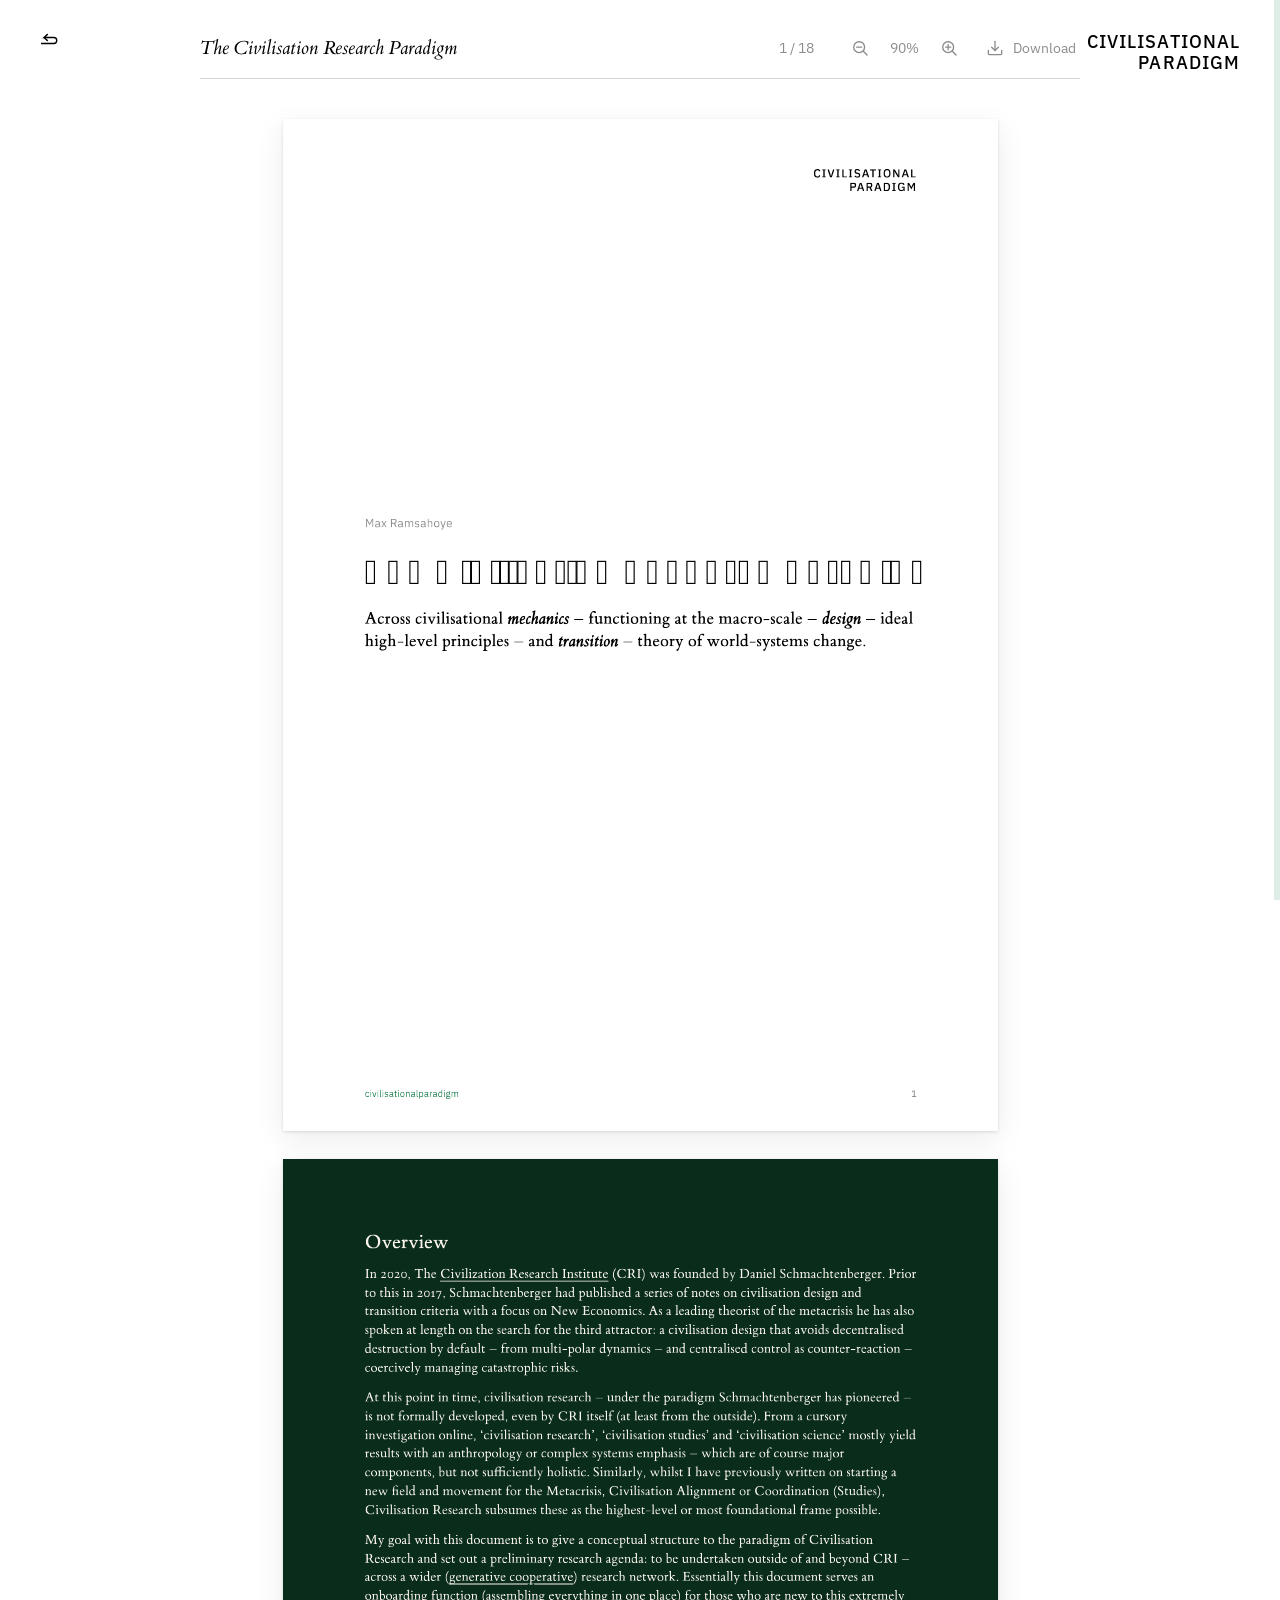
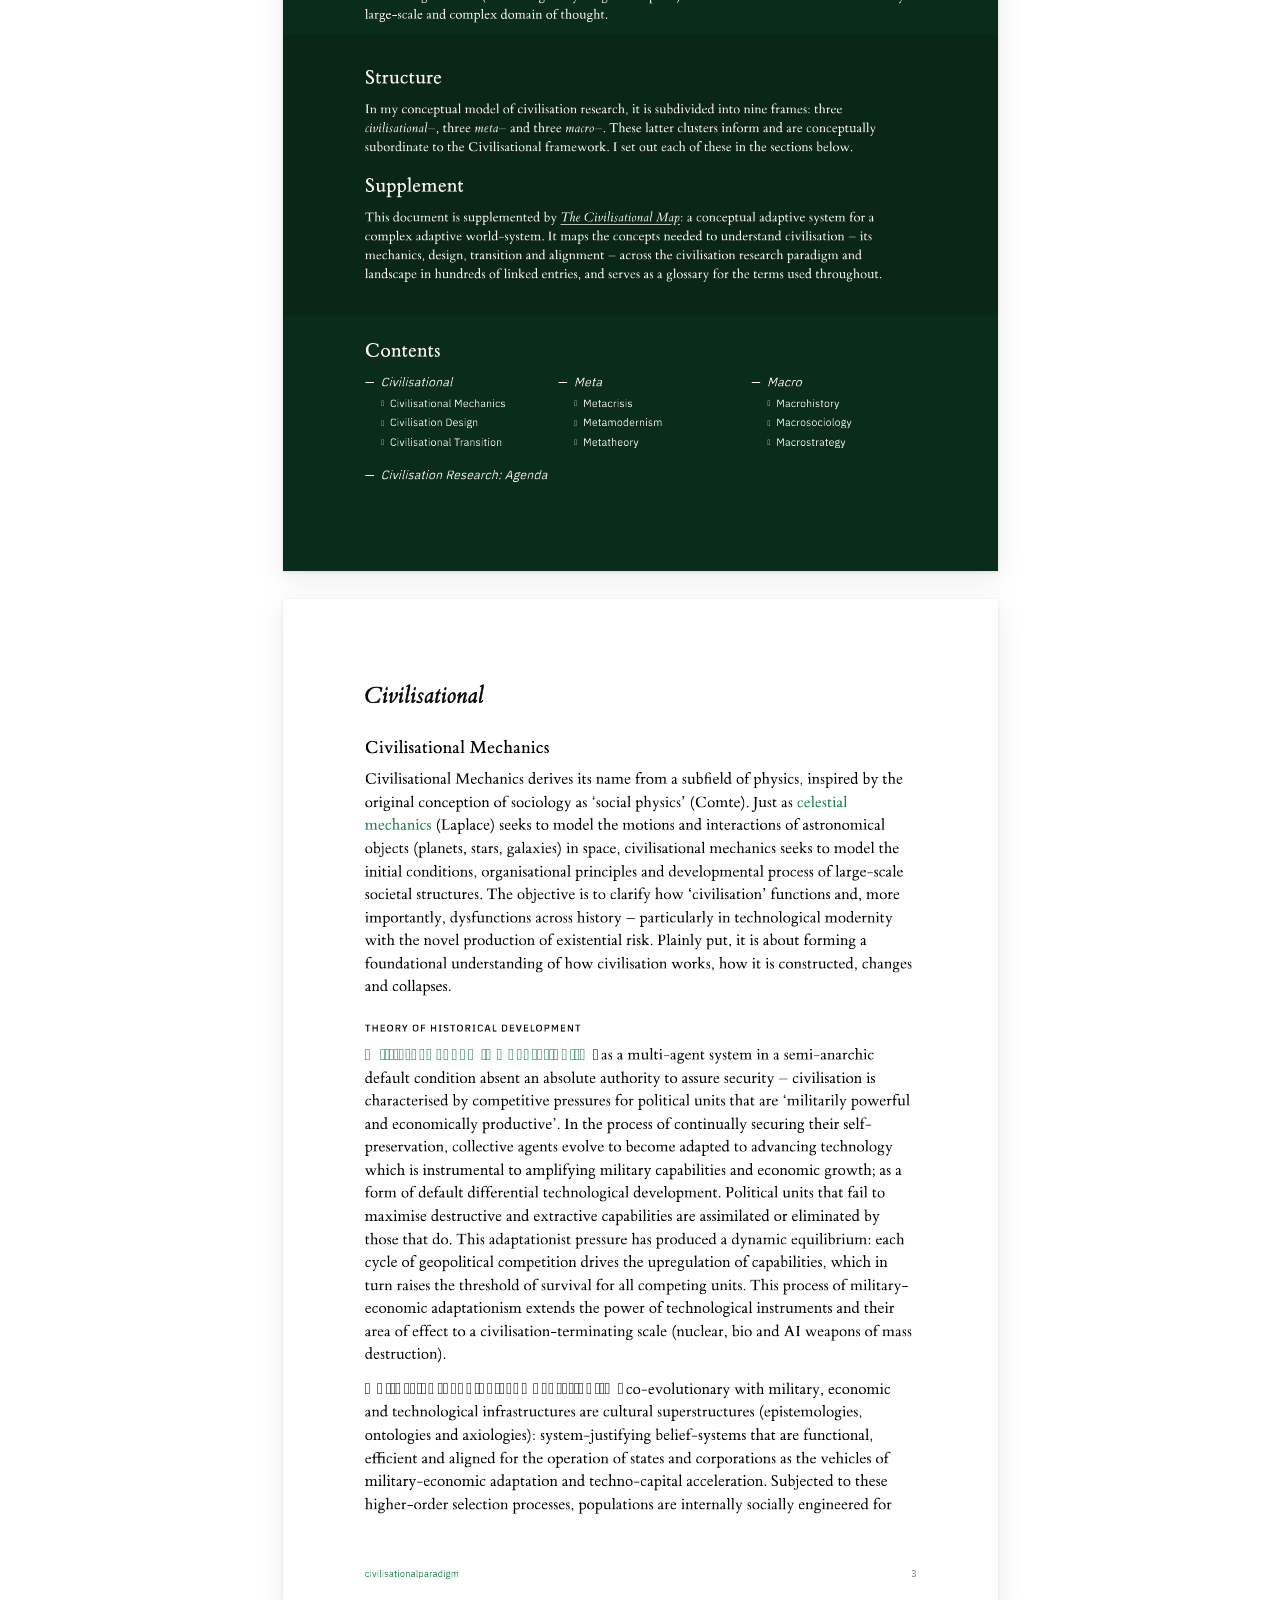
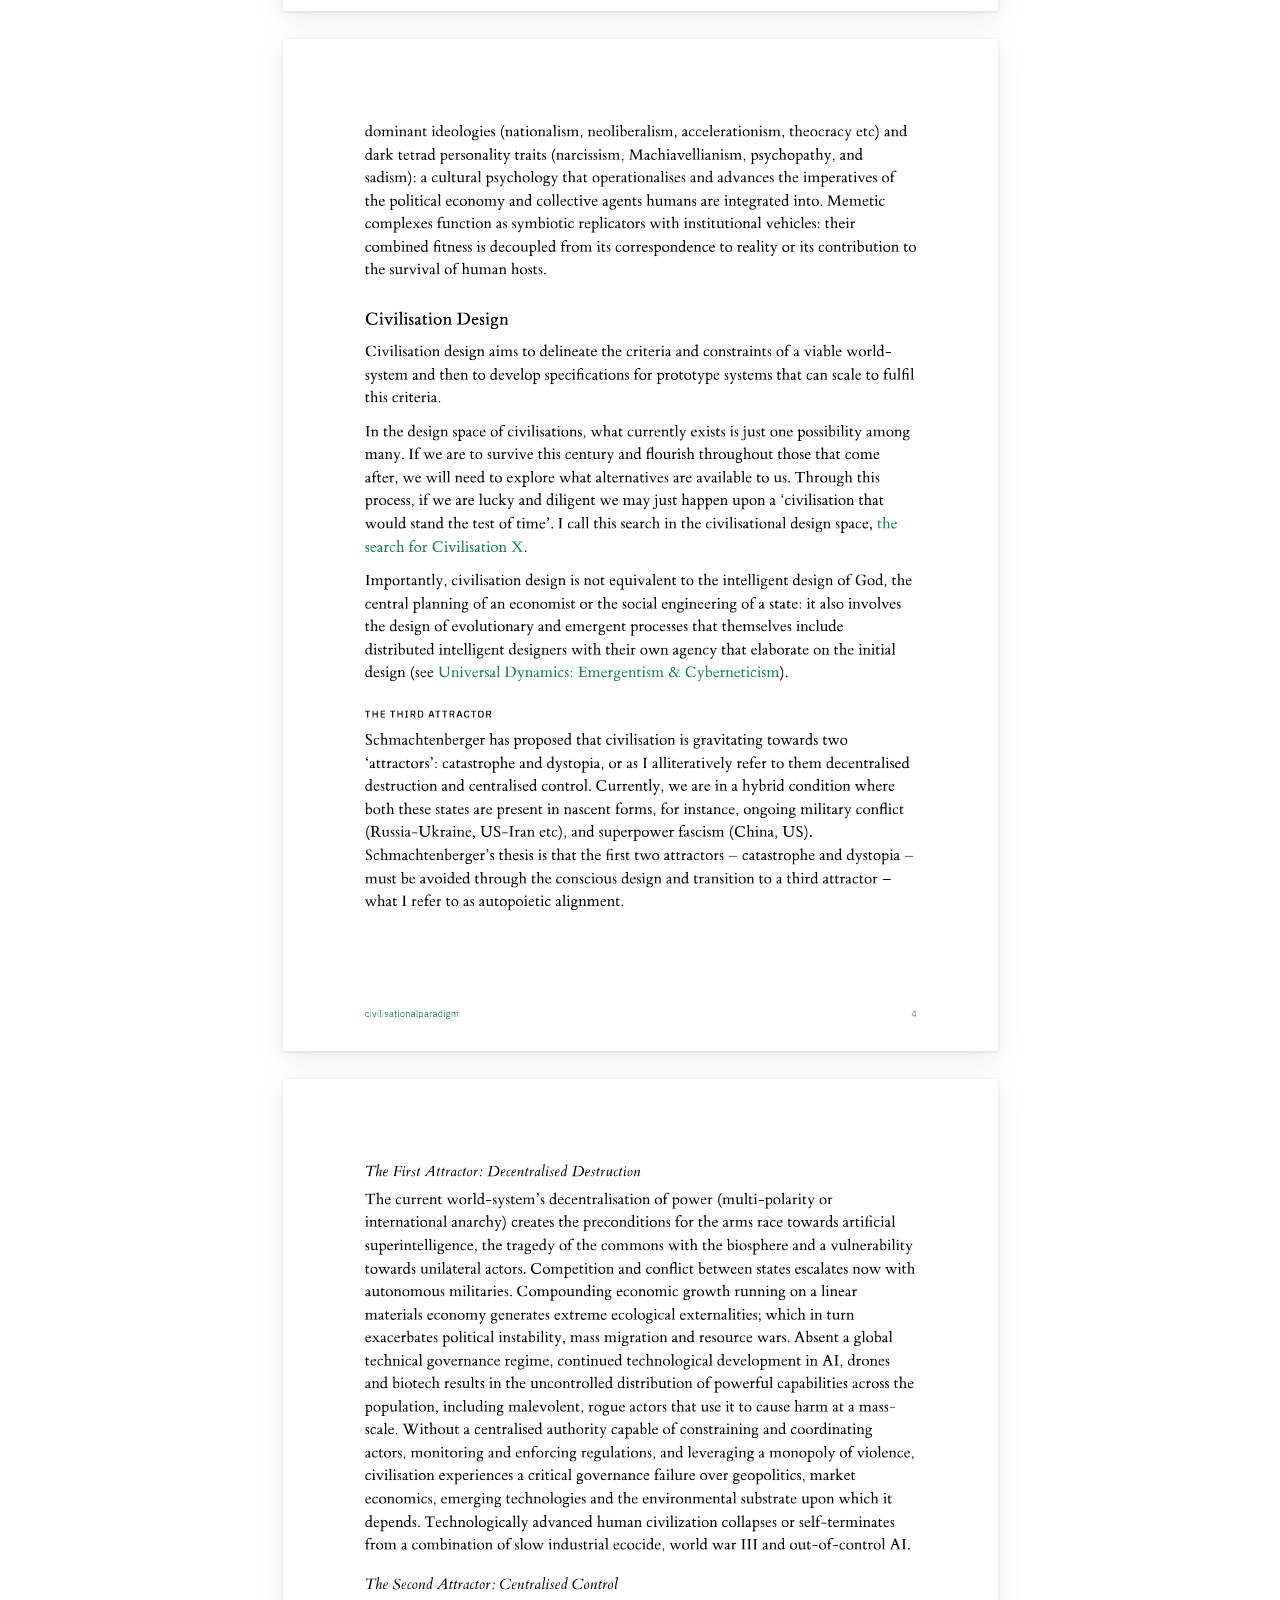
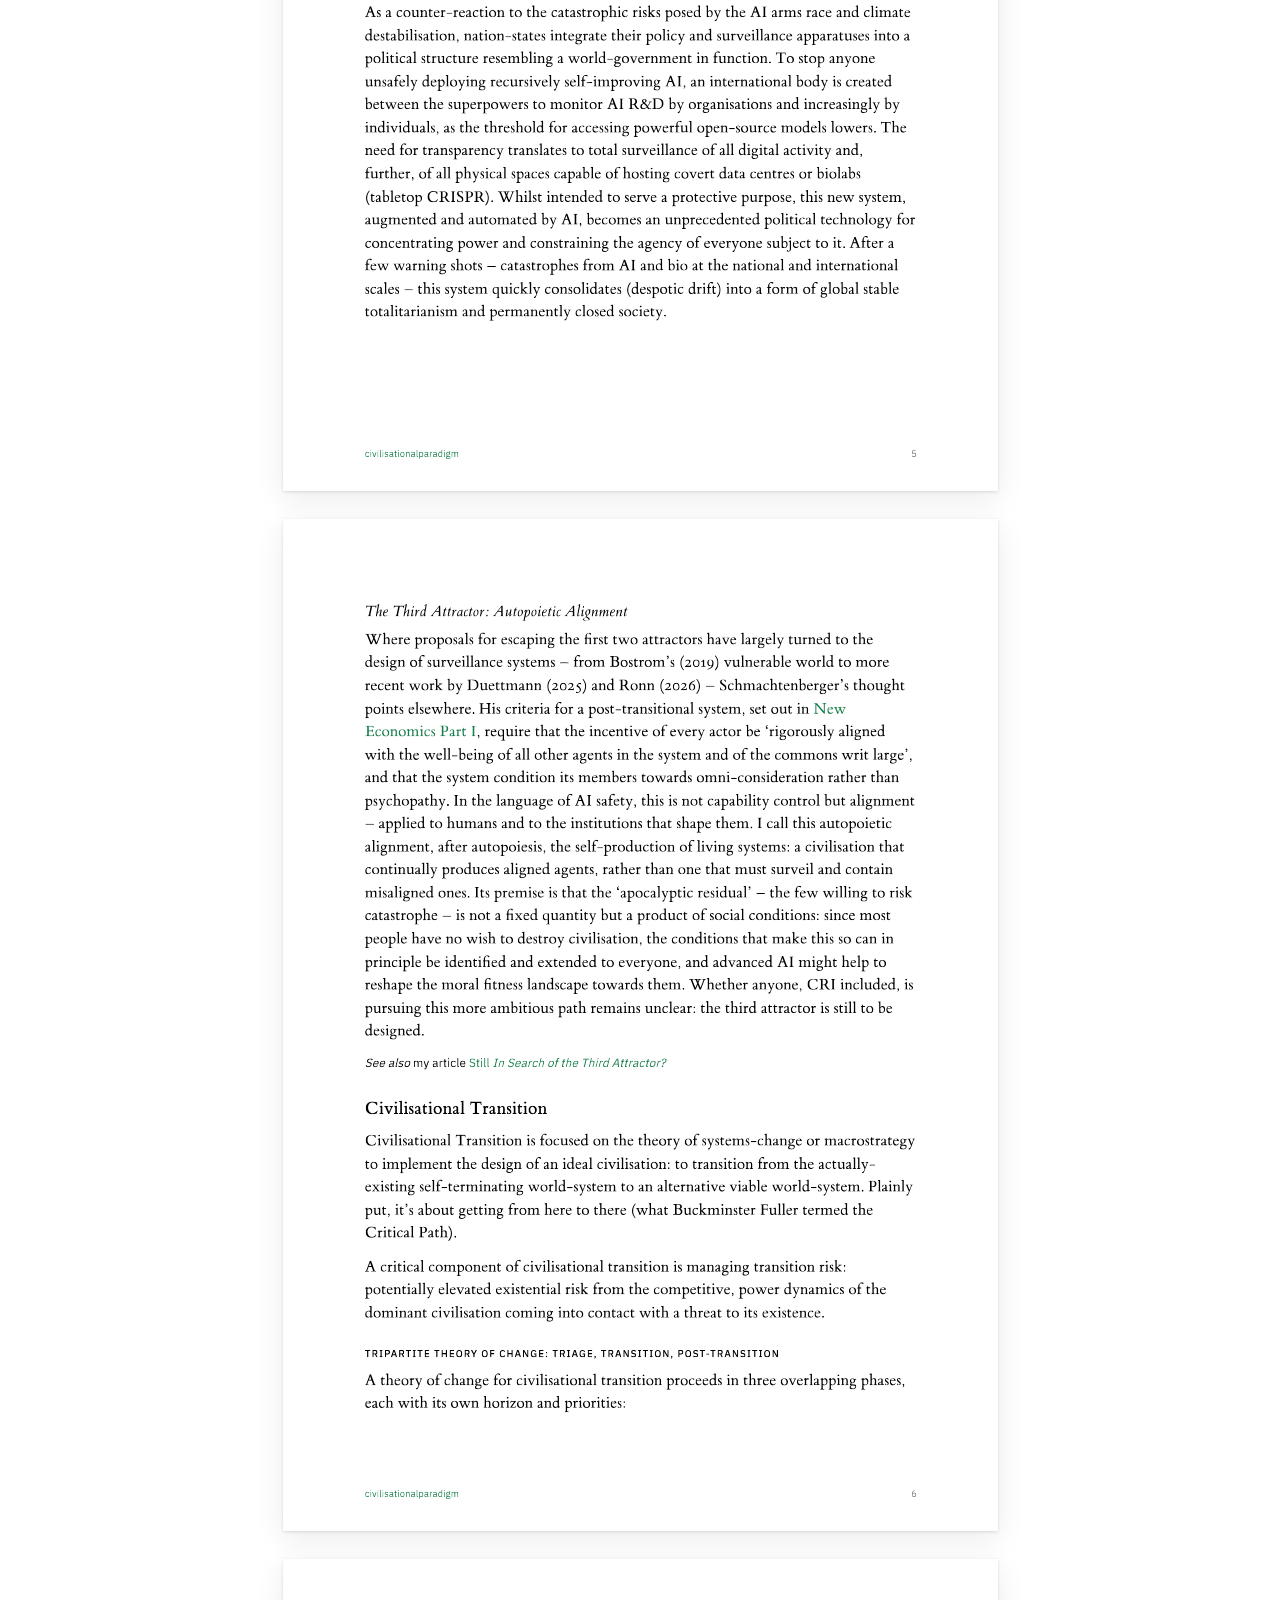
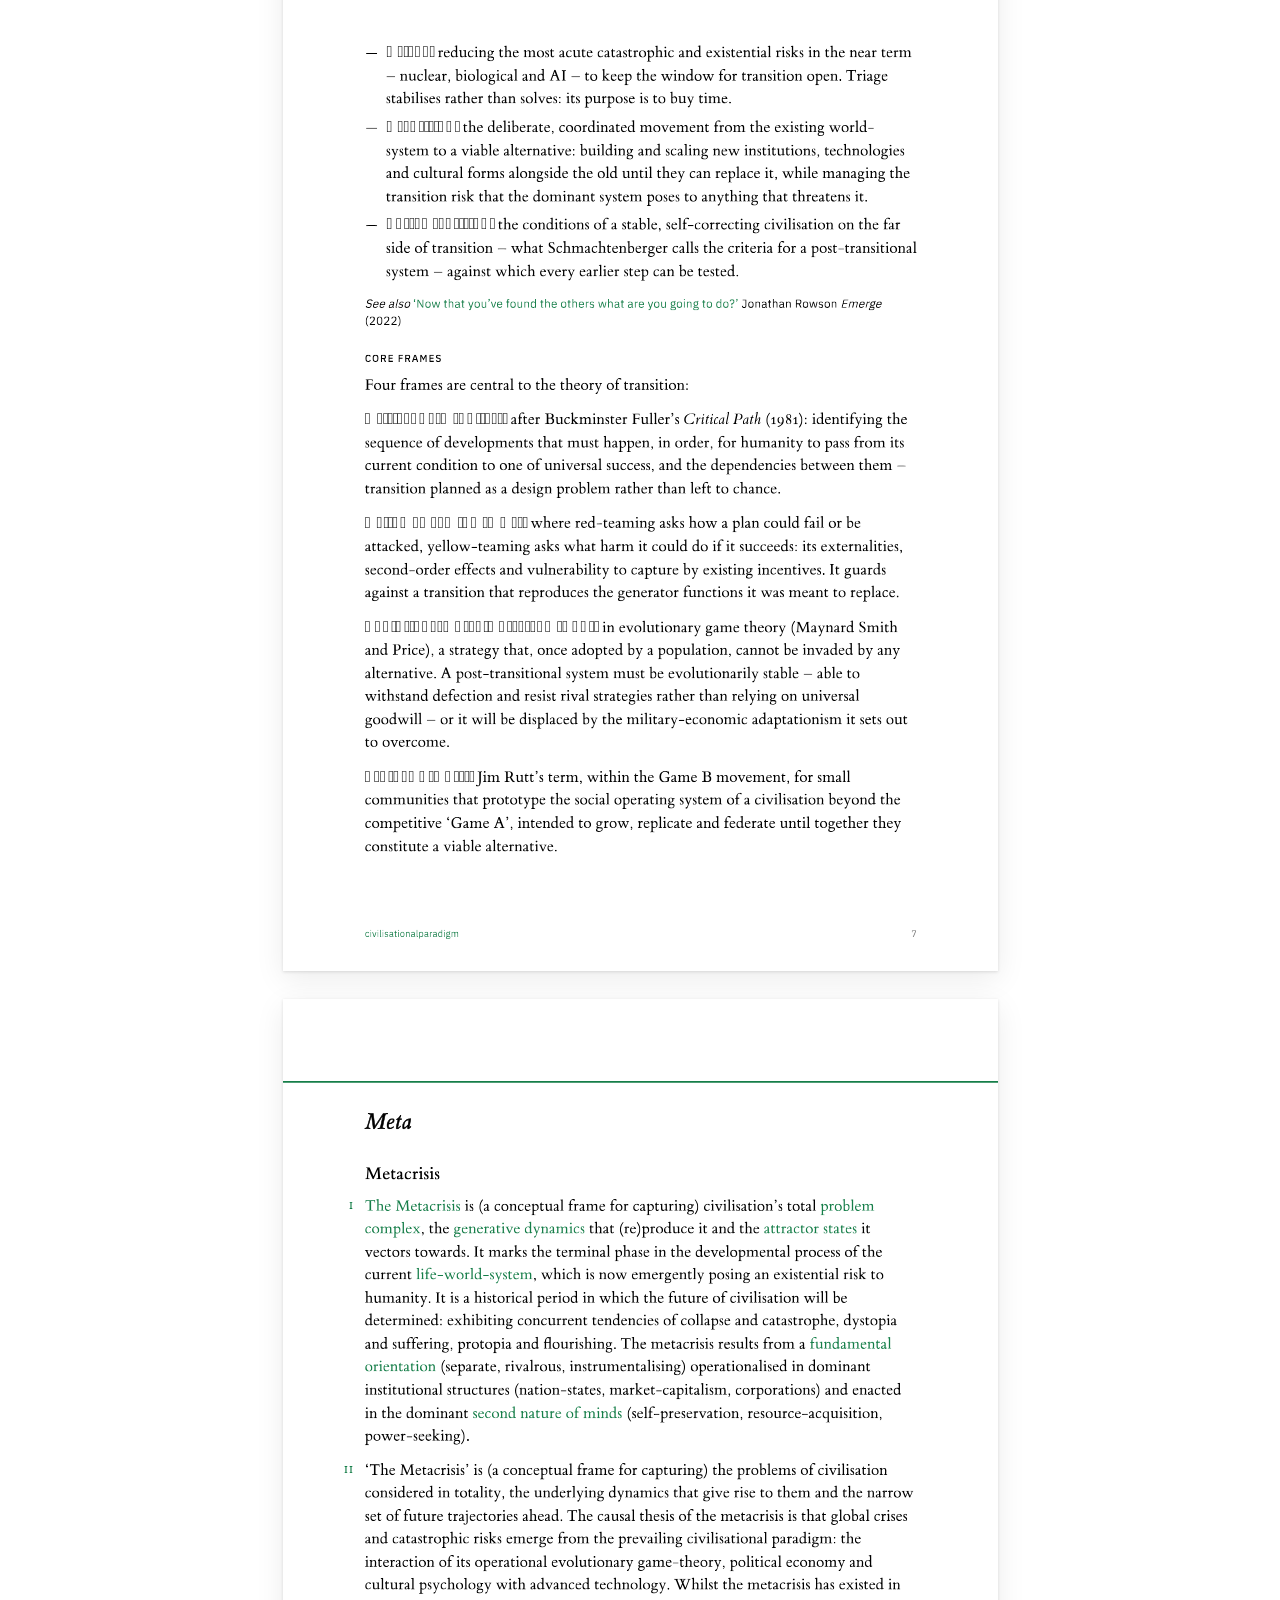
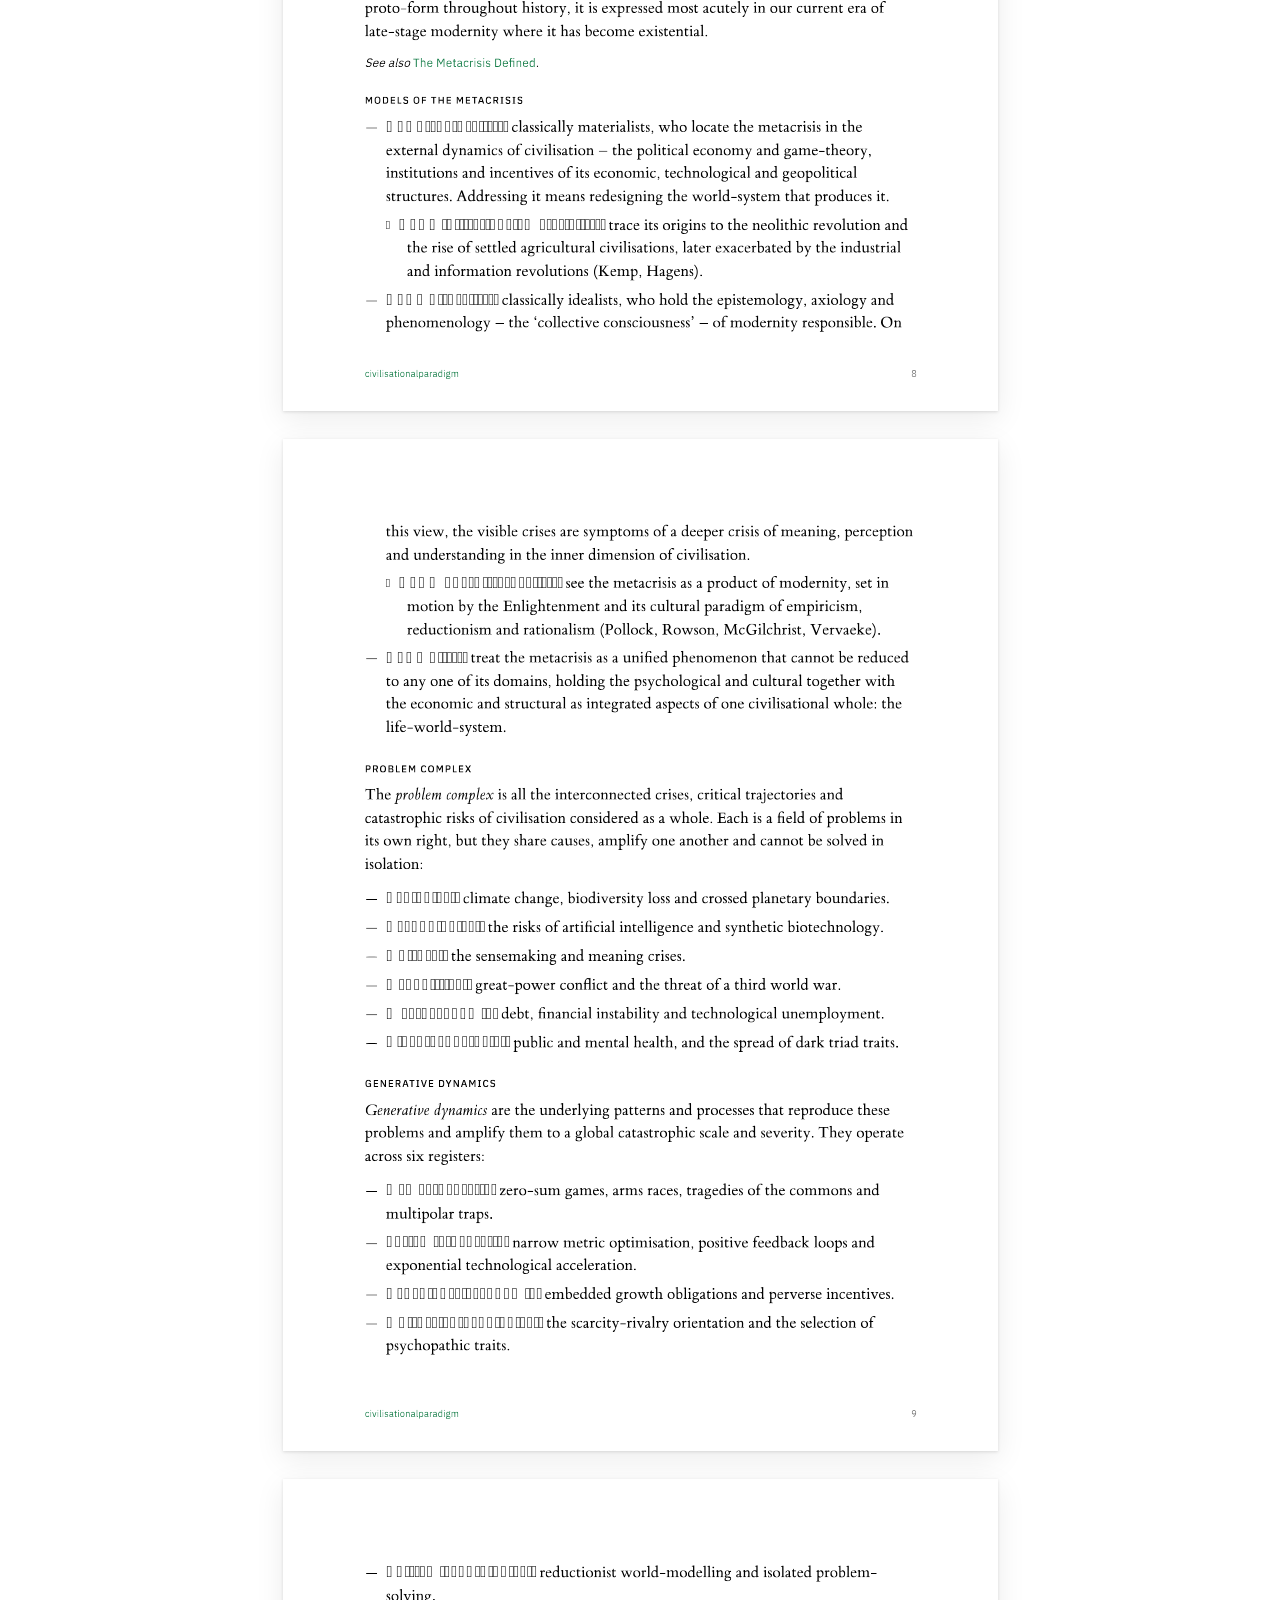
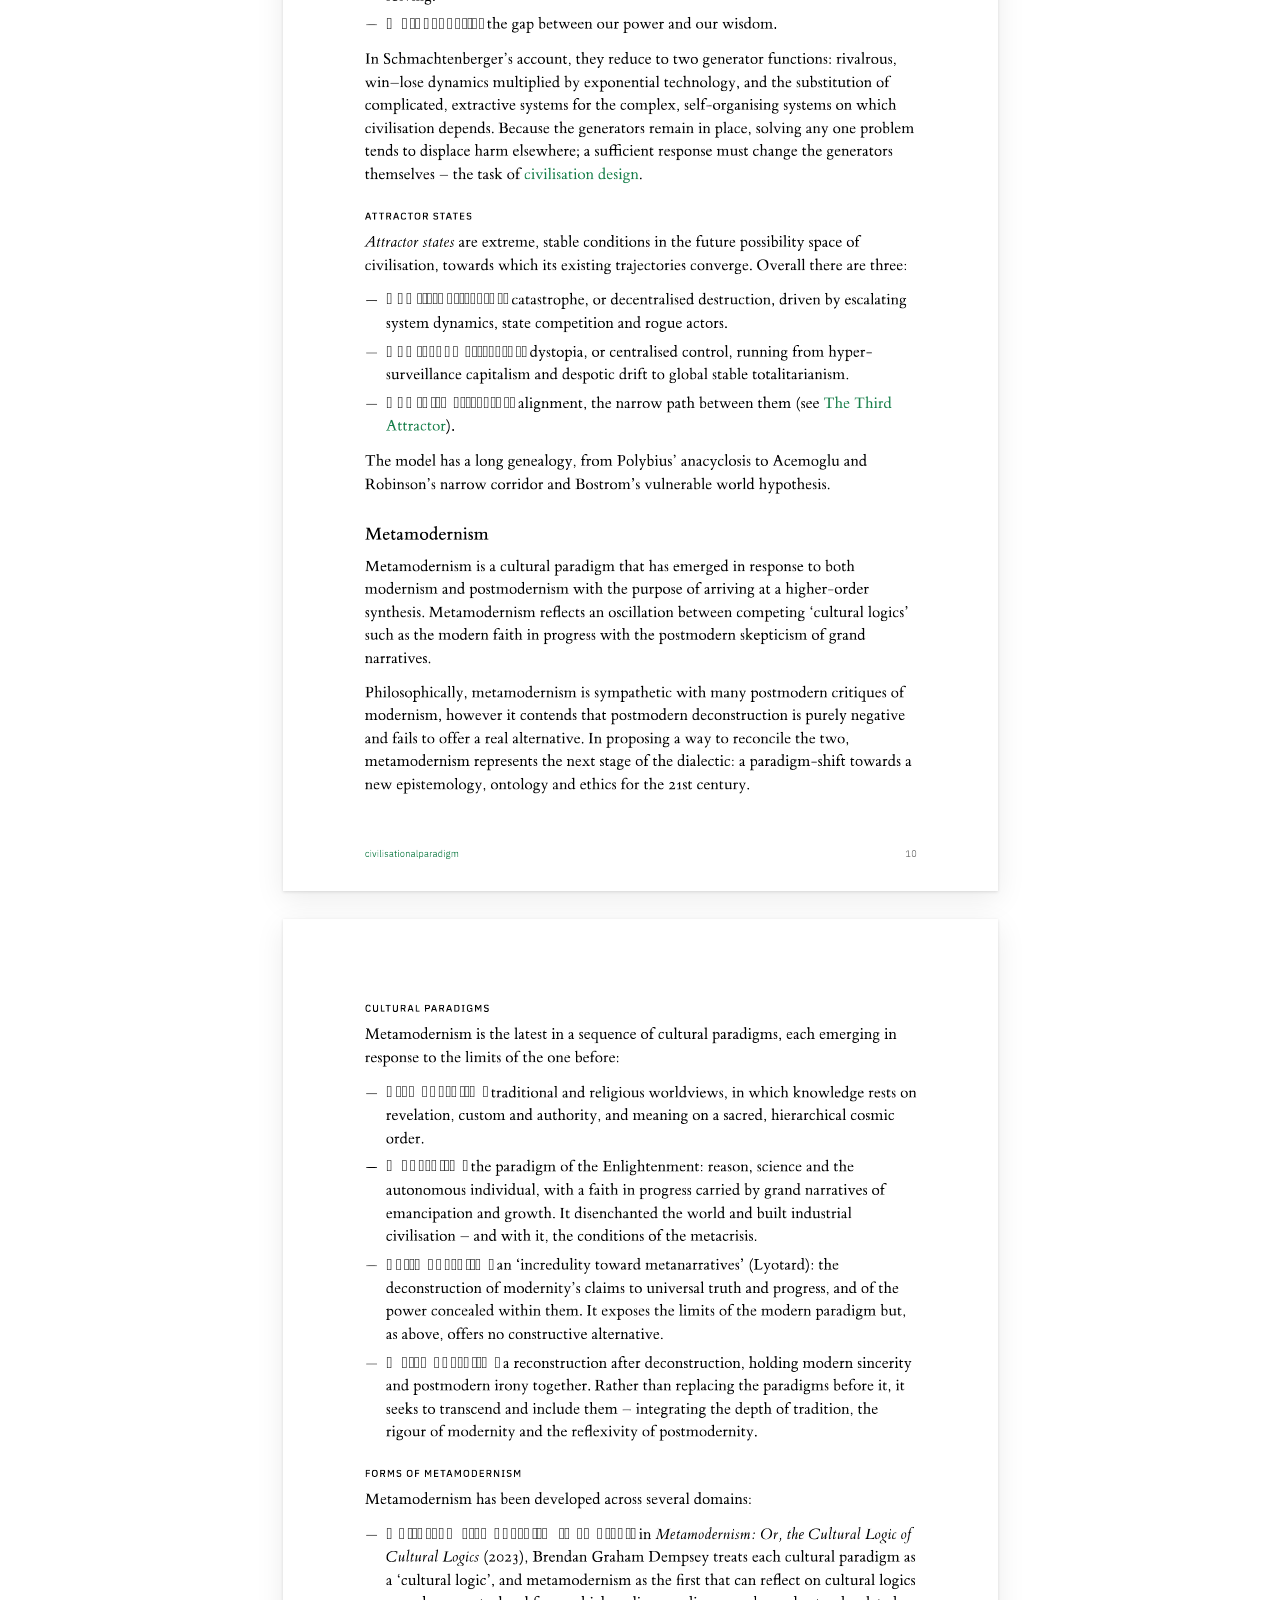
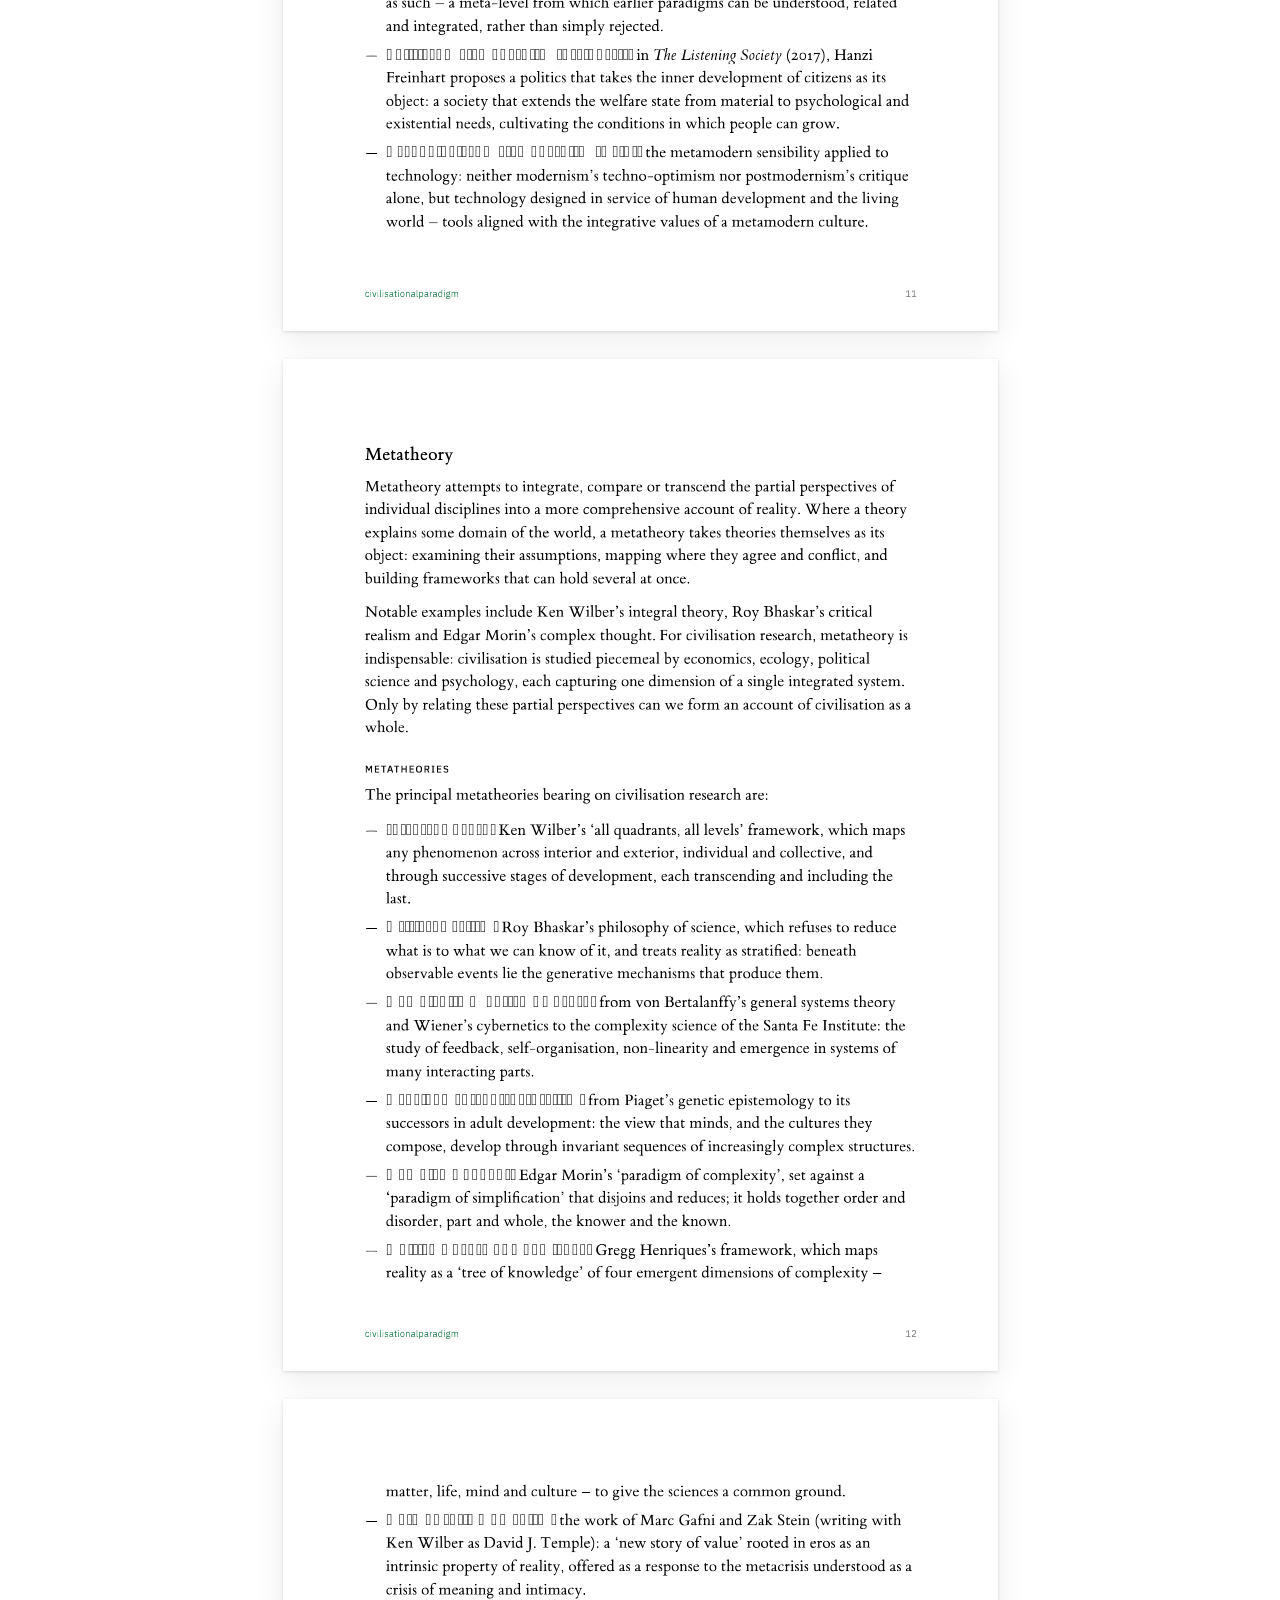
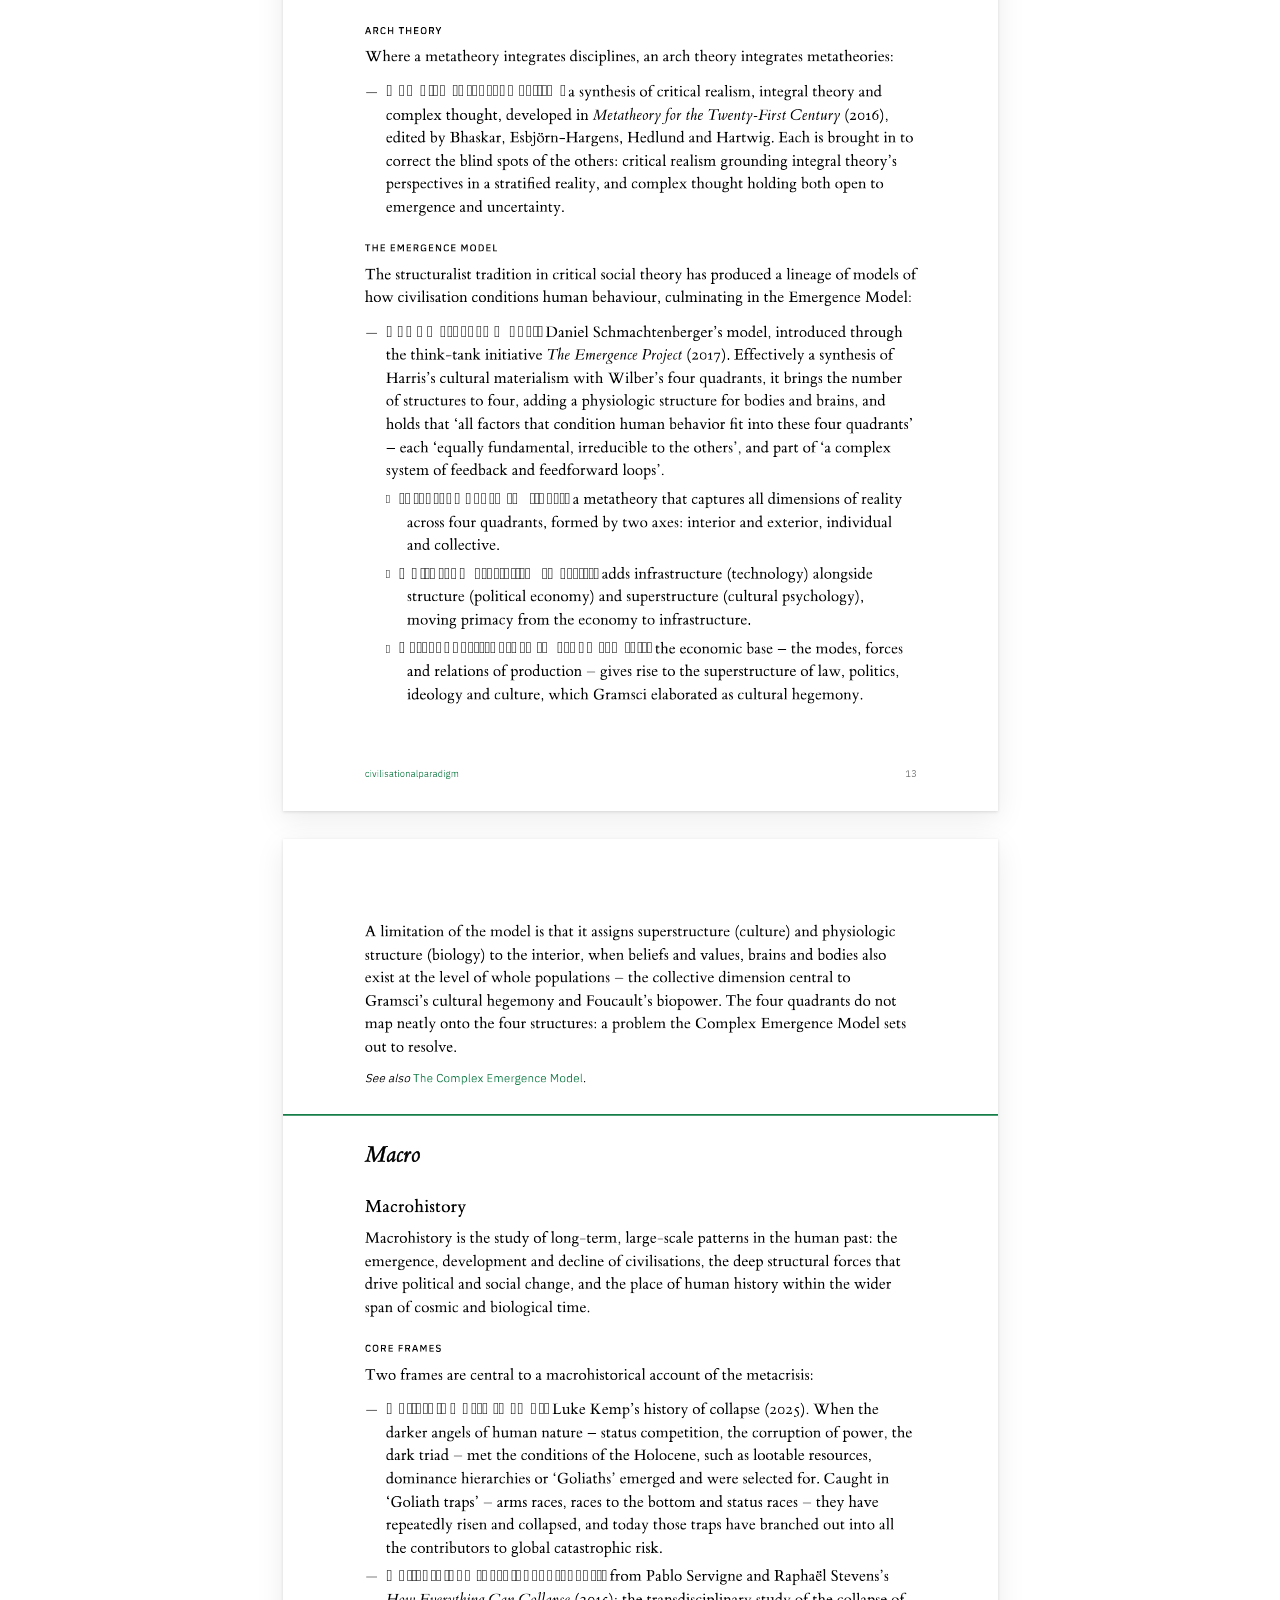
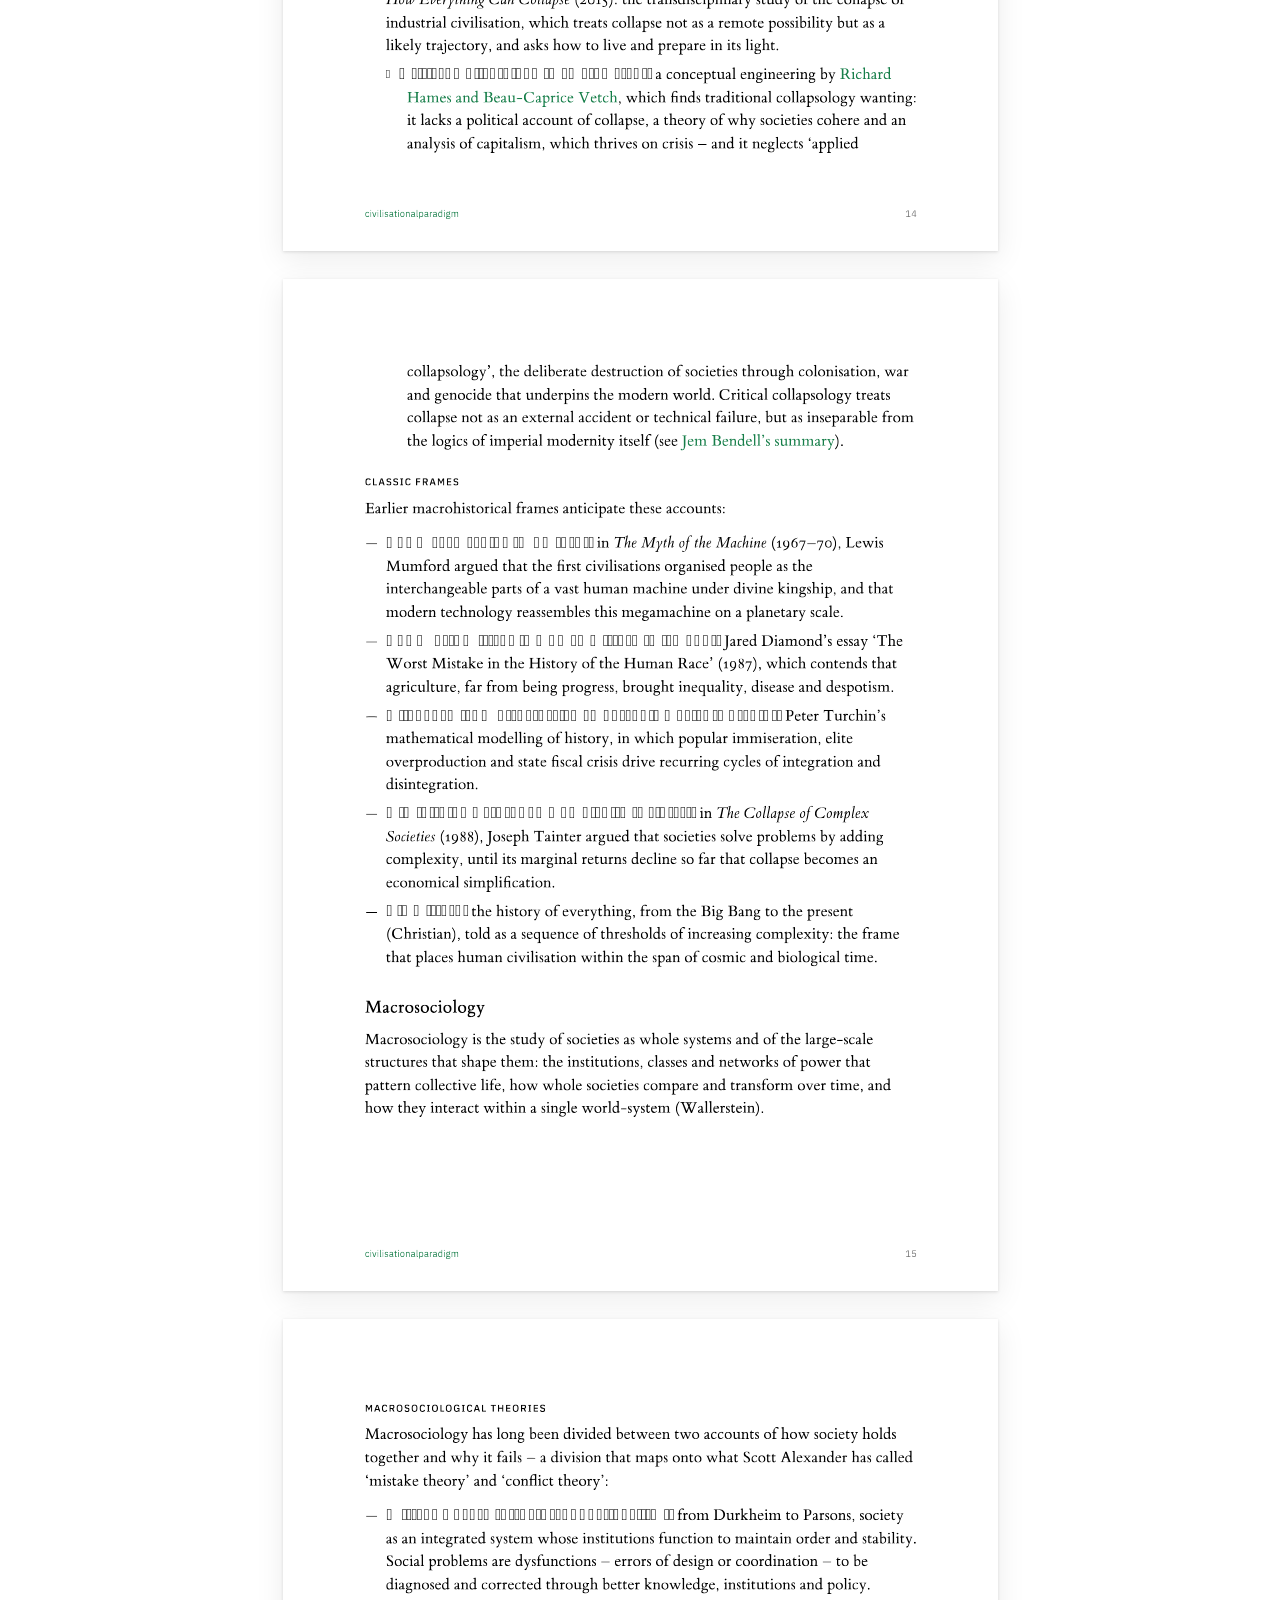
<file: pdf/index.html>
<!DOCTYPE html>
<html lang="en" class="hide-scrollbar">
<head>
  <meta charset="UTF-8">
  <meta name="viewport" content="width=device-width, initial-scale=1.0">
  <meta name="description" content="The Civilisation Research Paradigm: across civilisational mechanics, design and transition, as a PDF.">
  <link id="favicon-ico" rel="icon" href="../favicon/favicon-light.ico?v=grid2" sizes="any">
  <link id="favicon-32" rel="icon" type="image/png" sizes="32x32" href="../favicon/favicon-32-light.png?v=grid2">
  <link id="favicon-192" rel="icon" type="image/png" sizes="192x192" href="../favicon/favicon-192-light.png?v=grid2">
  <link id="favicon-apple" rel="apple-touch-icon" href="../favicon/apple-touch-icon-light.png?v=grid2">
  <script>
    try {
        if ('scrollRestoration' in history) history.scrollRestoration = 'manual';
        // a refresh always lands at the top of the page, even with a section in the address
        var navType = (performance.getEntriesByType && (performance.getEntriesByType('navigation')[0] || {}).type) || '';
        if (navType === 'reload' && location.hash) history.replaceState(null, '', location.pathname + location.search);
        if (navType === 'reload') window.addEventListener('load', function () { window.scrollTo(0, 0); });
    } catch (e) {}
    try {
      var navEntry = performance.getEntriesByType && performance.getEntriesByType('navigation')[0];
      // arriving from another page of this site (its own folder: another site may share the address), or a refresh, or back/forward: fade in
      var fromSite = false;
      try { fromSite = !!document.referrer && (function (r, s) { return r.origin === s.origin && r.pathname.indexOf(s.pathname) === 0; })(new URL(document.referrer), new URL('../', location.href)); } catch (e) {}
      // browsers with cross-document view transitions crossfade between pages
      // themselves; the others fade out and in (and so does a refresh)
      var vt = 'CSSViewTransitionRule' in window;
      if (vt) document.documentElement.classList.add('vt');
      if ((fromSite || (navEntry && navEntry.type !== 'navigate')) && (!vt || (navEntry && navEntry.type === 'reload'))) document.documentElement.classList.add('page-entering');
    } catch (e) {}
    try {
      // no theme chosen yet: follow the system setting
      var sys = window.matchMedia && matchMedia('(prefers-color-scheme: dark)').matches ? 'dark' : 'light';
      var t = localStorage.getItem('crp.theme');
      // a theme chosen with t holds only until the system setting changes
      if (t && localStorage.getItem('crp.themeSystem') !== sys) { t = null; localStorage.removeItem('crp.theme'); }
      t = t || sys;
      if (t === 'dark') document.documentElement.setAttribute('data-theme', t);
      if (localStorage.getItem('crp.blueLinks') !== 'off') document.documentElement.classList.add('colour');  // blue links (c): on by default
      if (localStorage.getItem('crp.headings') !== 'sans') document.documentElement.classList.add('serif-headings');
      // the band colour (b): midnight green by default, or sepia, midnight blue or black
      var band = localStorage.getItem('crp.bandColour') || 'green';
      if (band === 'purple') band = 'green';
      if (band === 'green' || band === 'midnight' || band === 'black') document.documentElement.classList.add('band-' + band);
    } catch (e) {}
  </script>
  <title>PDF — Civilisational Paradigm</title>
  <meta property="og:type" content="website">
  <meta property="og:site_name" content="Civilisational Paradigm">
  <meta property="og:title" content="PDF — The Civilisation Research Paradigm">
  <meta property="og:description" content="The Civilisation Research Paradigm: across civilisational mechanics, design and transition, as a PDF.">
  <meta property="og:url" content="https://maxramsahoye.github.io/civilisationresearchparadigm/pdf/">
  <meta property="og:image" content="https://maxramsahoye.github.io/civilisationresearchparadigm/preview.png">
  <meta name="twitter:card" content="summary_large_image">
  <link rel="preconnect" href="https://fonts.googleapis.com">
  <link rel="preconnect" href="https://fonts.gstatic.com" crossorigin>
  <link href="https://fonts.googleapis.com/css2?family=IBM+Plex+Sans:ital,wght@0,400;0,500;0,600;0,700;1,400&family=Inter:wght@400;500;600;700&display=swap" rel="stylesheet">
  <link href="../assets/site.css?v=1fbc4b80" rel="stylesheet">
  <style>
    .site-footer,
    .top-nav { display: none !important; }

    html:not([data-theme]) body.no-band :is(.back-arrow, .theme-toggle, .top-nav, .over-band) {
      --canvas-ink: #000000;
      --muted: #8c8c8c;
      --link-blue: #167e49;
    }

    /* (the site's name pinned in the top-right corner as the pages scroll;
       on narrower screens, where the bar pins across the top, it scrolls away) */
    .site-title,
    body.footer-in-view .site-title {
      position: fixed; z-index: 10; top: 32px; right: 40px; left: auto; bottom: auto;
      margin: 0; text-align: right; opacity: 1; pointer-events: auto;
    }

    @media (max-width: 960px) {
      .site-title, body.footer-in-view .site-title { top: 26px; right: 24px; }
    }

    @media (max-width: 900px) {
      .site-title, body.footer-in-view .site-title { position: absolute; }
    }

    @media (max-width: 600px) {
      .site-title, body.footer-in-view .site-title { top: 22px; }
    }

    /* the bar: the title, the page count, zoom, and the file itself */
    .pv-bar {
      position: relative;
      top: 0;
      z-index: 20;
      display: flex;
      align-items: center;
      justify-content: space-between;
      gap: 24px;
      width: min(100% - 400px, 900px);
      /* (in the top row, level with the back arrow and the site's name) */
      margin: 18px auto 0;
      padding: 16px 0;
      background: var(--canvas-bg);
      border-bottom: 1px solid color-mix(in srgb, currentColor 16%, transparent);
      font-family: 'IBM Plex Sans', sans-serif;
      font-size: 14px;
    }

    /* (once scrolled past, the bar moves to the left of the pages, upright,
       out of their way; its place above them kept, so nothing jumps) */
    .pv-barwrap {
      min-height: var(--pv-bar-h, 77px);
    }

    @media (min-width: 901px) {
      body.pv-docked .pv-bar {
        position: fixed;
        top: 50%;
        left: 24px;
        width: auto;
        margin: 0;
        padding: 0;
        border: 0;
        background: none;
        flex-direction: column;
        align-items: flex-start;
        transform: translateY(-50%);
        animation: pv-dock 0.3s ease;
      }

      body.pv-docked .pv-title {
        display: none;
      }

      body.pv-docked .pv-tools {
        flex-direction: column;
        align-items: flex-start;
        gap: 14px;
      }

      body.pv-docked .pv-pct,
      body.pv-docked .pv-count {
        margin: 0;
        min-width: 0;
        text-align: left;
        padding-left: 4px;
      }

      body.pv-docked .pv-tools a span {
        display: none;
      }
    }

    @keyframes pv-dock {
      from { opacity: 0; }
      to { opacity: 1; }
    }

    .pv-title {
      margin: 0;
      font-family: var(--serif);
      font-size: 20px;
      font-weight: 400;
      font-style: italic;
      white-space: nowrap;
      overflow: hidden;
      text-overflow: ellipsis;
    }

    .pv-tools {
      display: flex;
      align-items: center;
      gap: 18px;
      flex: none;
      color: var(--muted);
    }

    .pv-tools button,
    .pv-tools a {
      display: inline-flex;
      align-items: center;
      gap: 8px;
      padding: 4px;
      border: none;
      background: none;
      font: inherit;
      color: inherit;
      text-decoration: none;
      cursor: pointer;
      transition: color 0.2s ease;
    }

    .pv-tools button:hover,
    .pv-tools a:hover {
      color: var(--canvas-ink);
    }

    .pv-tools svg {
      width: 20px;
      height: 20px;
    }

    .pv-pct {
      min-width: 3.2em;
      text-align: center;
      font-variant-numeric: tabular-nums;
      margin: 0 -10px;
    }

    .pv-count {
      font-variant-numeric: tabular-nums;
      min-width: 4.5em;
      text-align: center;
    }

    /* the pages, one beneath another, on a faintly tinted ground */
    .pv-pages {
      display: flex;
      flex-direction: column;
      align-items: safe center;
      overflow-x: auto;
      gap: 28px;
      padding: 40px 24px 120px;
    }

    /* (at the zoom's own width, wider than the window if need be, scrolling
       sideways; on phones, the width of the screen) */
    .pv-page {
      position: relative;
      flex: none;
      width: var(--pv-w, 794px);
      aspect-ratio: 210 / 297;
      background: #fff;
      box-shadow: 0 1px 3px rgba(0, 0, 0, 0.12), 0 8px 28px rgba(0, 0, 0, 0.08);
    }

    .pv-page canvas {
      display: block;
      width: 100%;
      height: 100%;
    }

    /* the progress bar down the right-hand edge, in the accent; wider to
       the touch than it looks */
    .pv-progress {
      position: fixed;
      top: 0;
      right: 0;
      bottom: 0;
      width: 18px;
      z-index: 30;
      cursor: pointer;
      touch-action: none;
    }

    .pv-progress::before,
    .pv-progress-fill {
      content: '';
      position: absolute;
      top: 0;
      right: 0;
      bottom: 0;
      width: 6px;
      transition: width 0.15s ease;
    }

    .pv-progress::before {
      background: color-mix(in srgb, var(--link-blue) 14%, transparent);
    }

    .pv-progress-fill {
      background: var(--link-blue);
      transform: scaleY(0);
      transform-origin: top;
    }

    .pv-progress:hover::before,
    .pv-progress:hover .pv-progress-fill,
    .pv-progress.pv-dragging::before,
    .pv-progress.pv-dragging .pv-progress-fill {
      width: 10px;
    }

    .pv-note {
      margin: 80px auto;
      max-width: 560px;
      text-align: center;
      font-size: 20px;
      color: var(--muted);
    }

    .pv-note a {
      color: var(--link-blue);
    }

    @media (max-width: 600px) {
      .pv-bar { margin-top: 76px; width: calc(100% - 32px); }
    }

    @media (max-width: 900px) {
      .pv-bar { position: sticky; top: 0; width: calc(100% - 48px); margin-top: 76px; }
      .pv-barwrap { min-height: 0; display: contents; }
      .pv-title { font-size: 17px; }
      .pv-zoom { display: none !important; }
      .pv-pages { padding: 24px 12px 80px; gap: 16px; }
      .pv-page { width: 100%; }
    }
  </style>
</head>
<body class="no-band">
  <a class="back-arrow" href="../" aria-label="Back to the article" data-direct>
    <svg viewBox="0 0 26 20" fill="none" stroke="currentColor" stroke-width="1.8" stroke-linecap="butt" stroke-linejoin="miter">
      <path d="M10,1.5 L5,6 L18,6 A4,4 0 0 1 18,14 L1,14"/>
      <path d="M10,10.5 L5,6"/>
    </svg>
  </a>

  <main class="pv-main">
    <div class="pv-barwrap"><div class="pv-bar">
      <h1 class="pv-title">The Civilisation Research Paradigm</h1>
      <div class="pv-tools">
        <span class="pv-count" aria-live="polite">&ndash;</span>
        <button class="pv-zoom" type="button" data-zoom="-1" aria-label="Zoom out"><svg viewBox="0 0 24 24" fill="none" stroke="currentColor" stroke-width="1.6" stroke-linecap="round" stroke-linejoin="round" aria-hidden="true"><circle cx="11" cy="11" r="6.5"/><path d="M8 11h6M16 16l4.5 4.5"/></svg></button>
        <span class="pv-zoom pv-pct" aria-live="polite">100%</span>
        <button class="pv-zoom" type="button" data-zoom="1" aria-label="Zoom in"><svg viewBox="0 0 24 24" fill="none" stroke="currentColor" stroke-width="1.6" stroke-linecap="round" stroke-linejoin="round" aria-hidden="true"><circle cx="11" cy="11" r="6.5"/><path d="M8 11h6M11 8v6M16 16l4.5 4.5"/></svg></button>
        <a href="../The%20Civilisation%20Research%20Paradigm.pdf" download="The Civilisation Research Paradigm.pdf" aria-label="Download the PDF"><svg viewBox="0 0 24 24" fill="none" stroke="currentColor" stroke-width="1.6" stroke-linecap="round" stroke-linejoin="round" aria-hidden="true"><path d="M4 15v3.5A1.5 1.5 0 0 0 5.5 20h13a1.5 1.5 0 0 0 1.5-1.5V15"/><path d="M12 4v11"/><path d="M8 11l4 4 4-4"/></svg><span>Download</span></a>
      </div>
    </div></div>
    <div class="pv-pages" aria-label="The pages of the PDF"></div>
  </main>

  <!-- the progress through the document: a bar down the right-hand edge
       of the window in the accent, in place of the browser's scrollbar (which
       the page hides); it can be clicked or dragged to move through it -->
  <div class="pv-progress" aria-hidden="true"><div class="pv-progress-fill"></div></div>
  <script>
    (function () {
      var bar = document.querySelector('.pv-progress'), fill = bar.firstElementChild, dragging = false;
      function update() {
        var max = document.documentElement.scrollHeight - window.innerHeight;
        fill.style.transform = 'scaleY(' + (max > 0 ? Math.min(1, Math.max(0, window.scrollY / max)) : 0) + ')';
      }
      function seek(y) {
        var r = bar.getBoundingClientRect(), max = document.documentElement.scrollHeight - window.innerHeight;
        window.scrollTo(0, Math.min(1, Math.max(0, (y - r.top) / r.height)) * max);
      }
      bar.addEventListener('pointerdown', function (e) { dragging = true; bar.setPointerCapture(e.pointerId); bar.classList.add('pv-dragging'); seek(e.clientY); });
      bar.addEventListener('pointermove', function (e) { if (dragging) seek(e.clientY); });
      ['pointerup', 'pointercancel'].forEach(function (t) { bar.addEventListener(t, function () { dragging = false; bar.classList.remove('pv-dragging'); }); });
      window.addEventListener('scroll', update, { passive: true });
      window.addEventListener('resize', update);
      new ResizeObserver(update).observe(document.body);
      update();
    })();
  </script>

  <button class="scroll-top-btn" type="button" aria-label="Scroll to top">
    <svg viewBox="0 0 28 28" fill="none" stroke="currentColor" stroke-width="1" stroke-linejoin="round">
      <polygon points="14,9.078 20.328,18.922 14,15.969 7.672,18.922"/>
    </svg>
  </button>
  <script>
    // the up arrow, once the first page has scrolled away
    (function () {
      var up = document.querySelector('.scroll-top-btn');
      function show() { up.classList.toggle('visible', window.scrollY > 600); }
      window.addEventListener('scroll', show, { passive: true });
      show();
    })();
  </script>

  <script src="../assets/pdfjs/pdf.min.js"></script>
  <script>
    // each page drawn as it comes near the screen, at the screen's own
    // resolution, and drawn again when the zoom changes
    (function () {
      var URL_ = '../The%20Civilisation%20Research%20Paradigm.pdf';
      var list = document.querySelector('.pv-pages'), count = document.querySelector('.pv-count');
      if (!window.pdfjsLib) { list.innerHTML = '<p class="pv-note">The viewer could not load. <a href="' + URL_ + '">Open the PDF directly.</a></p>'; return; }
      pdfjsLib.GlobalWorkerOptions.workerSrc = '../assets/pdfjs/pdf.worker.min.js';
      // (the browser's own PDF viewer's steps, as percentages of the page at
      // its actual size: A4, 794px wide)
      var ZOOMS = [25, 33, 50, 67, 75, 80, 90, 100, 110, 125, 150, 175, 200, 250, 300, 400, 500], z = 6, pdf, pages = [], drawn = new Map();
      // (the zoom as a percentage of the page at its actual size: A4, 794px wide)
      var pct = document.querySelector('.pv-pct');
      function setWidth() {
        document.documentElement.style.setProperty('--pv-w', Math.round(794 * ZOOMS[z] / 100) + 'px');
        pct.textContent = ZOOMS[z] + '%';
      }
      setWidth();
      function draw(i) {
        var box = pages[i]; if (!box || box._busy) return;
        var w = box.clientWidth; if (!w || drawn.get(i) === w) return;
        box._busy = true;
        pdf.getPage(i + 1).then(function (page) {
          var v1 = page.getViewport({ scale: 1 }), dpr = Math.min(window.devicePixelRatio || 1, 3);
          // (very large zooms drawn at no more than 6000px across, which
          // browsers can hold as a canvas)
          dpr = Math.min(dpr, 6000 / w);
          var vp = page.getViewport({ scale: w / v1.width * dpr });
          var c = document.createElement('canvas');
          c.width = Math.round(vp.width); c.height = Math.round(vp.height);
          return page.render({ canvasContext: c.getContext('2d'), viewport: vp }).promise.then(function () {
            box.replaceChildren(c); drawn.set(i, w);
          });
        }).finally(function () { box._busy = false; });
      }
      var io = new IntersectionObserver(function (es) {
        es.forEach(function (e) { if (e.isIntersecting) draw(+e.target.dataset.i); });
      }, { rootMargin: '1200px 0px' });
      function visible() {
        var mid = window.innerHeight / 2, best = 0;
        pages.forEach(function (p, i) { var r = p.getBoundingClientRect(); if (r.top < mid) best = i; });
        count.textContent = (best + 1) + ' / ' + pages.length;
      }
      pdfjsLib.getDocument(URL_).promise.then(function (doc) {
        pdf = doc;
        // (each page in its own proportions and at its own size relative to
        // A4 - the landscape page of the diagram wider than the rest)
        var all = [];
        for (var n = 1; n <= doc.numPages; n++) all.push(doc.getPage(n));
        return Promise.all(all).then(function (ps) {
          for (var i = 0; i < doc.numPages; i++) {
            var v = ps[i].getViewport({ scale: 1 });
            var d = document.createElement('div');
            d.className = 'pv-page'; d.dataset.i = i;
            d.style.aspectRatio = v.width + ' / ' + v.height;
            if (Math.abs(v.width - 595) > 4) d.style.width = 'min(100%, calc(var(--pv-w, 794px) * ' + (v.width / 595.28).toFixed(4) + '))';
            d.setAttribute('aria-label', 'Page ' + (i + 1));
            list.appendChild(d); pages.push(d); io.observe(d);
          }
          visible();
        });
      }).catch(function () {
        list.innerHTML = '<p class="pv-note">The PDF could not be shown here. <a href="' + URL_ + '">Open it directly.</a></p>';
      });
      window.addEventListener('scroll', function () { if (pages.length) visible(); }, { passive: true });
      // the bar: at the top, then docked at the left once scrolled past
      var wrap = document.querySelector('.pv-barwrap'), bar = document.querySelector('.pv-bar');
      document.documentElement.style.setProperty('--pv-bar-h', bar.offsetHeight + 'px');
      function dock() { document.body.classList.toggle('pv-docked', wrap.getBoundingClientRect().top < 0); }
      window.addEventListener('scroll', dock, { passive: true });
      dock();
      var redraw = 0;
      function again() { clearTimeout(redraw); redraw = setTimeout(function () { pages.forEach(function (p, i) { var r = p.getBoundingClientRect(); if (r.bottom > -1200 && r.top < window.innerHeight + 1200) draw(i); }); }, 150); }
      window.addEventListener('resize', again);
      document.querySelectorAll('[data-zoom]').forEach(function (b) {
        b.addEventListener('click', function () {
          var at = pages.length ? (window.scrollY + window.innerHeight / 2) / document.documentElement.scrollHeight : 0;
          z = Math.max(0, Math.min(ZOOMS.length - 1, z + +b.dataset.zoom));
          setWidth();
          window.scrollTo(0, at * document.documentElement.scrollHeight - window.innerHeight / 2);
          // (sideways, kept centred on the page)
          list.scrollLeft = (list.scrollWidth - list.clientWidth) / 2;
          again();
        });
      });
    })();
  </script>

  <a class="site-title" href="../">Civilisational<br>Paradigm</a>

  <script src="../assets/site.js?v=dbcd244a" data-base="../"></script>
  <script src="../assets/tools.js?v=95888483"></script>
</body>
</html>
</file>
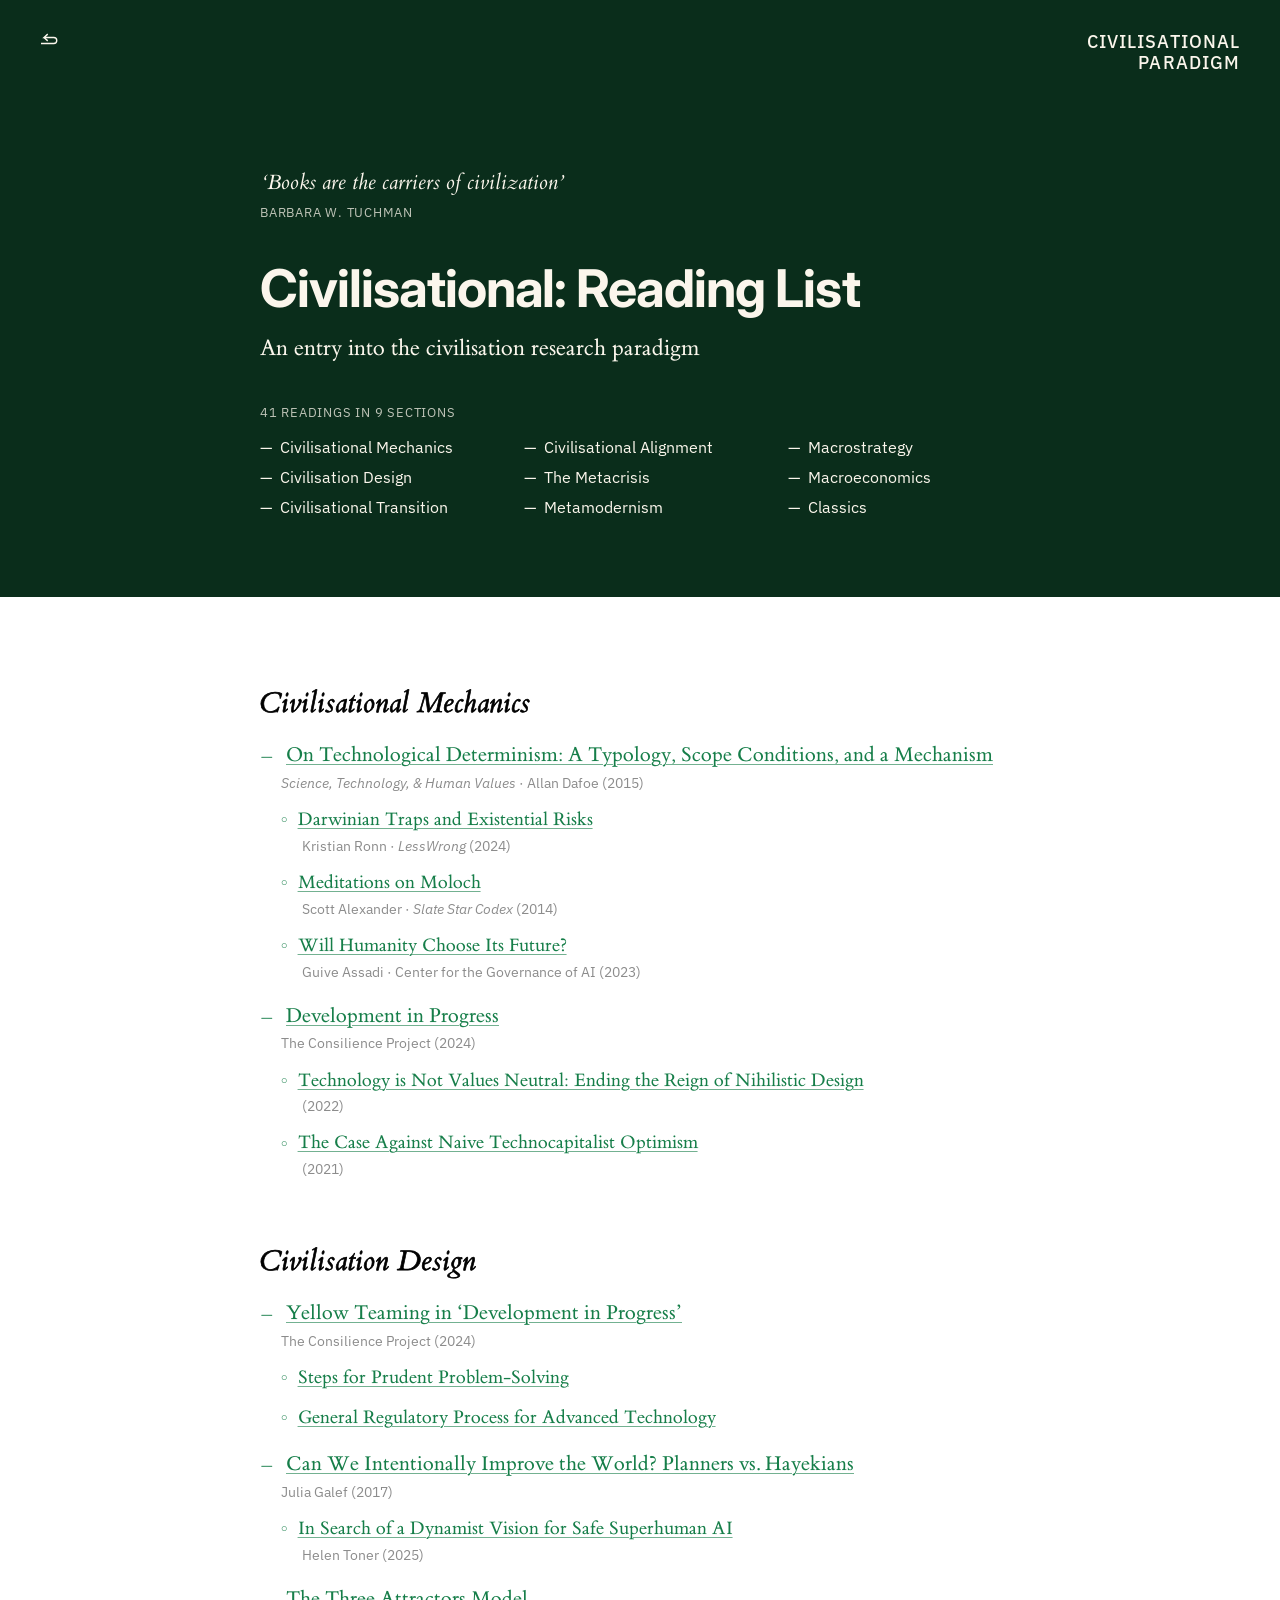
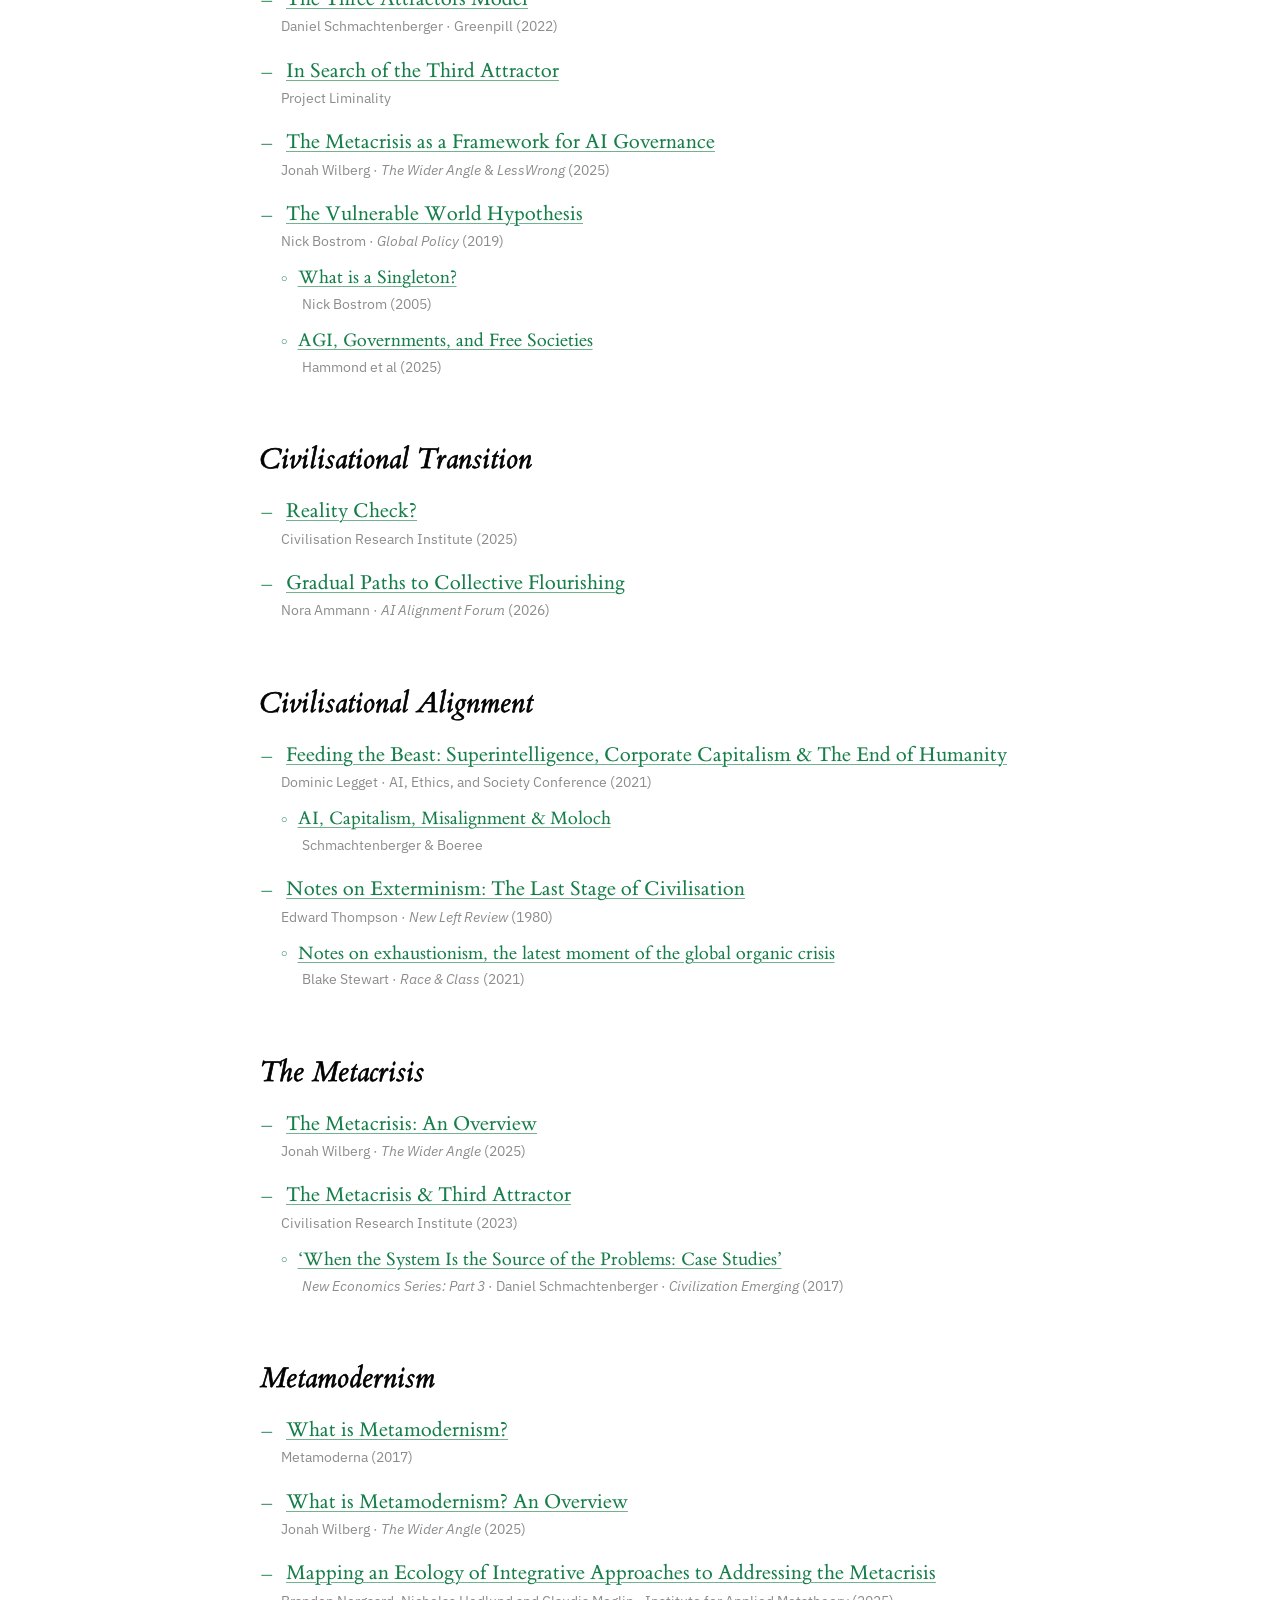
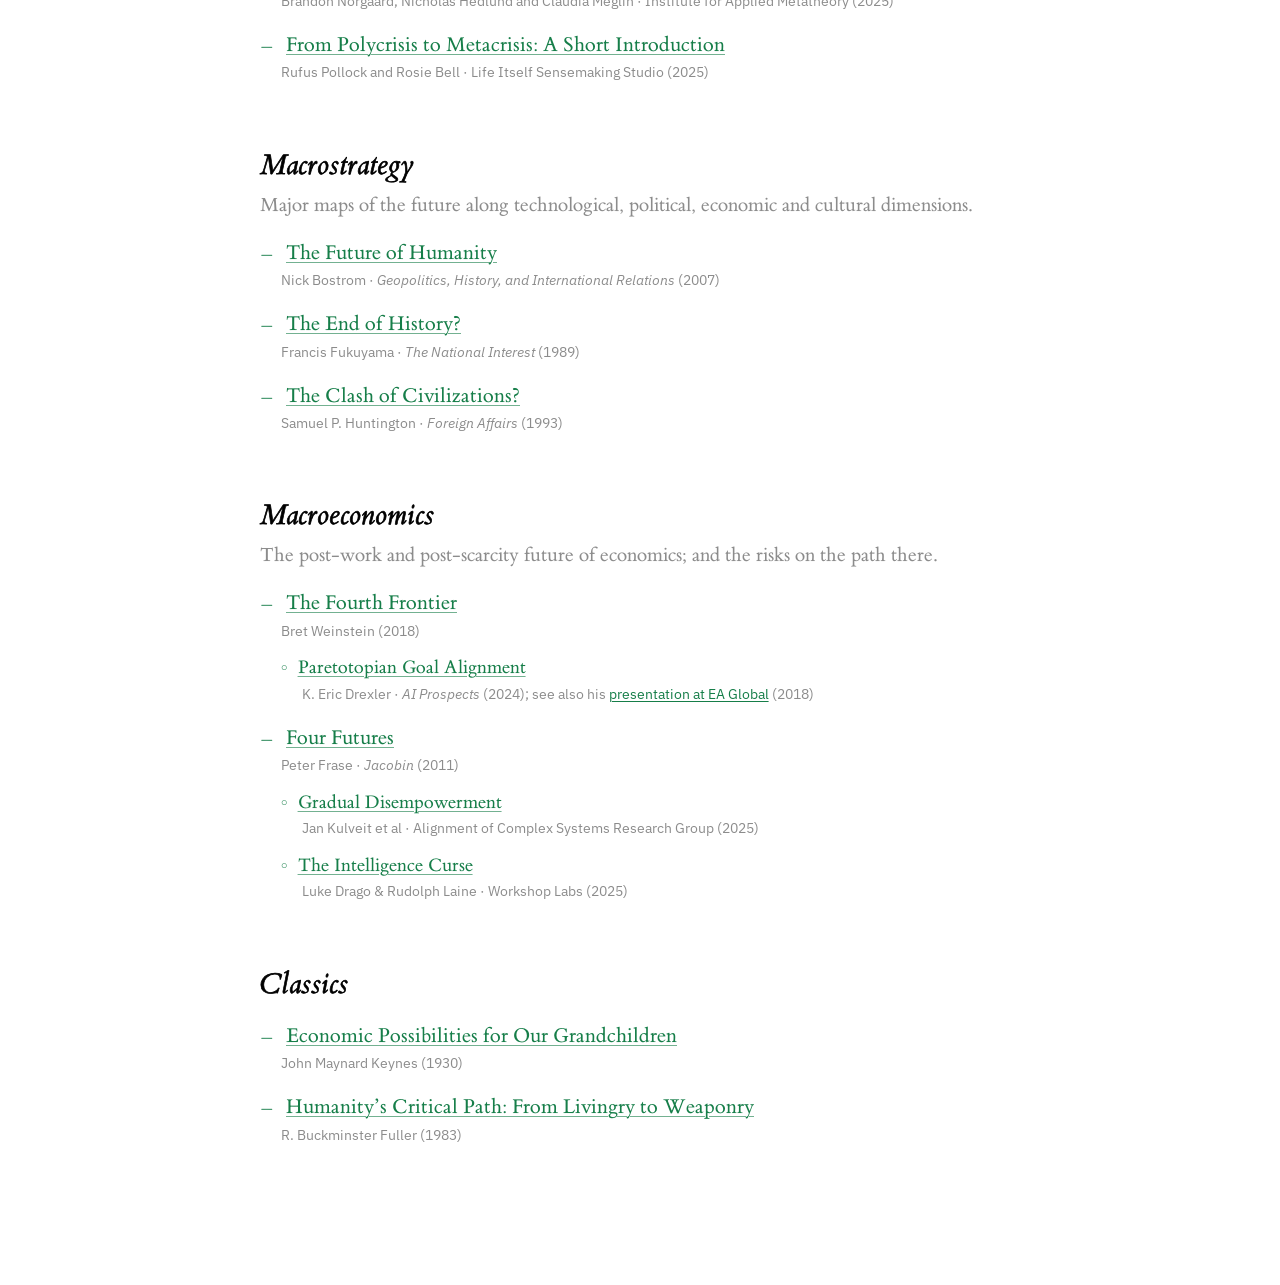
<file: readings/index.html>
<!DOCTYPE html>
<html lang="en" class="hide-scrollbar">
<head>
  <meta charset="UTF-8">
  <meta name="viewport" content="width=device-width, initial-scale=1.0">
  <meta name="description" content="Civilisational: a reading list, and an entry into the civilisation research paradigm.">
  <link id="favicon-ico" rel="icon" href="../favicon/favicon-light.ico?v=grid2" sizes="any">
  <link id="favicon-32" rel="icon" type="image/png" sizes="32x32" href="../favicon/favicon-32-light.png?v=grid2">
  <link id="favicon-192" rel="icon" type="image/png" sizes="192x192" href="../favicon/favicon-192-light.png?v=grid2">
  <link id="favicon-apple" rel="apple-touch-icon" href="../favicon/apple-touch-icon-light.png?v=grid2">
  <script>
    try {
        if ('scrollRestoration' in history) history.scrollRestoration = 'manual';
        // a refresh always lands at the top of the page, even with a section in the address
        var navType = (performance.getEntriesByType && (performance.getEntriesByType('navigation')[0] || {}).type) || '';
        if (navType === 'reload' && location.hash) history.replaceState(null, '', location.pathname + location.search);
        if (navType === 'reload') window.addEventListener('load', function () { window.scrollTo(0, 0); });
    } catch (e) {}
    try {
      var navEntry = performance.getEntriesByType && performance.getEntriesByType('navigation')[0];
      // arriving from another page of this site (its own folder: another site may share the address), or a refresh, or back/forward: fade in
      var fromSite = false;
      try { fromSite = !!document.referrer && (function (r, s) { return r.origin === s.origin && r.pathname.indexOf(s.pathname) === 0; })(new URL(document.referrer), new URL('../', location.href)); } catch (e) {}
      // browsers with cross-document view transitions crossfade between pages
      // themselves; the others fade out and in (and so does a refresh)
      var vt = 'CSSViewTransitionRule' in window;
      if (vt) document.documentElement.classList.add('vt');
      if ((fromSite || (navEntry && navEntry.type !== 'navigate')) && (!vt || (navEntry && navEntry.type === 'reload'))) document.documentElement.classList.add('page-entering');
    } catch (e) {}
    try {
      // no theme chosen yet: follow the system setting
      var sys = window.matchMedia && matchMedia('(prefers-color-scheme: dark)').matches ? 'dark' : 'light';
      var t = localStorage.getItem('crp.theme');
      // a theme chosen with t holds only until the system setting changes
      if (t && localStorage.getItem('crp.themeSystem') !== sys) { t = null; localStorage.removeItem('crp.theme'); }
      t = t || sys;
      if (t === 'dark') document.documentElement.setAttribute('data-theme', t);
      if (localStorage.getItem('crp.blueLinks') !== 'off') document.documentElement.classList.add('colour');  // blue links (c): on by default
      if (localStorage.getItem('crp.headings') !== 'sans') document.documentElement.classList.add('serif-headings');
      // the band colour (b): midnight green by default, or sepia, midnight blue or black
      var band = localStorage.getItem('crp.bandColour') || 'green';
      if (band === 'purple') band = 'green';
      if (band === 'green' || band === 'midnight' || band === 'black') document.documentElement.classList.add('band-' + band);
    } catch (e) {}
  </script>
  <title>Reading List — Civilisational Paradigm</title>
  <meta property="og:type" content="website">
  <meta property="og:site_name" content="Civilisational Paradigm">
  <meta property="og:title" content="Civilisational: Reading List">
  <meta property="og:description" content="Civilisational: a reading list, and an entry into the civilisation research paradigm.">
  <meta property="og:url" content="https://maxramsahoye.github.io/civilisationresearchparadigm/readings/">
  <meta property="og:image" content="https://maxramsahoye.github.io/civilisationresearchparadigm/preview.png">
  <meta name="twitter:card" content="summary_large_image">
  <link rel="preconnect" href="https://fonts.googleapis.com">
  <link rel="preconnect" href="https://fonts.gstatic.com" crossorigin>
  <link href="https://fonts.googleapis.com/css2?family=IBM+Plex+Sans:ital,wght@0,400;0,500;0,600;0,700;1,400&family=Inter:wght@400;500;600;700&display=swap" rel="stylesheet">
  <link href="../assets/site.css?v=1fbc4b80" rel="stylesheet">
  <style>
    /* the reading list: a band at the top with the epigraph, title and
       subtitle, then the list by section, each entry its linked title with
       the author, venue and year beneath; a reading under another is set in */
    .site-footer,
    .top-nav { display: none !important; }

    /* (the site's name pinned in the top-right corner, as on the PDF page) */
    .site-title,
    body.footer-in-view .site-title {
      position: fixed; z-index: 10; top: 32px; right: 40px; left: auto; bottom: auto;
      margin: 0; text-align: right; opacity: 1; pointer-events: auto;
    }
    @media (max-width: 960px) {
      .site-title, body.footer-in-view .site-title { top: 26px; right: 24px; }
    }
    @media (max-width: 900px) {
      .site-title, body.footer-in-view .site-title { position: absolute; }
    }
    @media (max-width: 600px) {
      .site-title, body.footer-in-view .site-title { top: 22px; font-size: 15px; }
    }

    .rl-top {
      background: var(--band-bg);
      padding: 168px 24px 72px;
    }
    .rl-top-inner,
    .rl-main {
      max-width: 760px;
      margin: 0 auto;
    }
    .rl-epigraph {
      margin: 0 0 40px;
      font-family: var(--serif);
      font-style: italic;
      font-size: 22px;
      line-height: 1.35;
    }
    .rl-epigraph cite {
      display: block;
      margin-top: 6px;
      font-family: 'IBM Plex Sans', sans-serif;
      font-style: normal;
      font-size: 13px;
      letter-spacing: 0.06em;
      text-transform: uppercase;
      opacity: 0.75;
    }
    .rl-top .page-title {
      margin: 0 0 16px;
    }
    .rl-top .page-intro {
      margin: 0 0 40px;
    }
    .rl-count {
      margin: 0 0 14px;
      font-family: 'IBM Plex Sans', sans-serif;
      font-size: 13px;
      letter-spacing: 0.06em;
      text-transform: uppercase;
      opacity: 0.75;
    }
    .rl-contents {
      margin: 0;
      padding: 0;
      list-style: none;
      columns: 3;
      column-gap: 32px;
      font-family: 'IBM Plex Sans', sans-serif;
      font-size: 16px;
      line-height: 1.5;
    }
    .rl-contents li { break-inside: avoid; margin: 0 0 6px; padding-left: 1.3em; text-indent: -1.3em; }
    .rl-contents li::before { content: '\2014\00a0\00a0'; }
    .rl-contents a { color: inherit; text-decoration: none; }
    .rl-contents a:hover { text-decoration: underline; text-underline-offset: 3px; }
    @media (max-width: 700px) {
      .rl-contents { columns: 2; }
    }
    @media (max-width: 600px) {
      .rl-contents { columns: 1; }
    }

    .rl-main {
      padding: 24px 24px 120px;
      box-sizing: content-box;
    }
    .rl-section {
      scroll-margin-top: 40px;
    }
    .rl-section h2 {
      margin: 64px 0 8px;
      font-family: var(--serif);
      font-size: 30px;
      font-weight: 400;
      font-style: italic;
      line-height: 1.2;
      font-synthesis: none;
      -webkit-text-stroke: 0.7px currentColor;
    }
    .rl-section h2 a { color: inherit; text-decoration: none; }
    .rl-note {
      margin: 0 0 8px;
      font-size: 20px;
      line-height: 1.4;
      color: var(--muted);
    }
    .rl-list,
    .rl-children {
      list-style: none;
      margin: 0;
      padding: 0;
    }
    .rl-list { margin-top: 20px; }
    .rl-entry {
      margin: 0 0 20px;
      padding-left: 1.3em;
      text-indent: -1.3em;
    }
    .rl-entry::before {
      content: '\2014\00a0\00a0';
      color: var(--link-blue);
    }
    .rl-entry > * { text-indent: 0; }
    .rl-children { margin-top: 14px; }
    .rl-entry.rl-sub { margin-bottom: 14px; }
    .rl-entry.rl-sub::before {
      content: '\25CB\00a0\00a0';
      font-size: 0.7em;
      vertical-align: 0.15em;
    }
    .rl-title {
      font-family: var(--serif);
      font-size: 21px;
      line-height: 1.35;
      color: var(--canvas-ink);
      text-decoration: underline;
      text-decoration-color: color-mix(in srgb, var(--link-blue) 60%, transparent);
      text-decoration-thickness: 1px;
      text-underline-offset: 3px;
    }
    .rl-title:hover { color: var(--link-blue); text-decoration-color: currentColor; }
    .rl-sub .rl-title { font-size: 19px; }
    .rl-meta {
      display: block;
      margin-top: 3px;
      font-family: 'IBM Plex Sans', sans-serif;
      font-size: 14px;
      line-height: 1.45;
      color: var(--muted);
    }
    .rl-meta a { color: inherit; text-decoration: underline; text-underline-offset: 2px; }
    @media (max-width: 600px) {
      .rl-top { padding-top: 120px; }
      .rl-title { font-size: 19px; }
      .rl-sub .rl-title { font-size: 17px; }
      .rl-section h2 { font-size: 26px; }
    }
  </style>
</head>
<body>
  <a class="back-arrow" href="../" aria-label="Back to the article" data-direct>
    <svg viewBox="0 0 26 20" fill="none" stroke="currentColor" stroke-width="1.8" stroke-linecap="butt" stroke-linejoin="miter">
      <path d="M10,1.5 L5,6 L18,6 A4,4 0 0 1 18,14 L1,14"/>
      <path d="M10,10.5 L5,6"/>
    </svg>
  </a>

  <main>
    <div class="rl-top on-band">
      <div class="rl-top-inner">
        <p class="rl-epigraph">&lsquo;Books are the carriers of civilization&rsquo;<cite>Barbara W. Tuchman</cite></p>
        <h1 class="page-title"><a class="heading-link title-top" href="#">Civilisational: Reading List</a></h1>
        <p class="page-intro">An entry into the civilisation research paradigm</p>
        <p class="rl-count">41 readings in 9 sections</p>
        <ul class="rl-contents" aria-label="Sections">
          <li><a href="#civilisational-mechanics">Civilisational Mechanics</a></li>
          <li><a href="#civilisation-design">Civilisation Design</a></li>
          <li><a href="#civilisational-transition">Civilisational Transition</a></li>
          <li><a href="#civilisational-alignment">Civilisational Alignment</a></li>
          <li><a href="#the-metacrisis">The Metacrisis</a></li>
          <li><a href="#metamodernism">Metamodernism</a></li>
          <li><a href="#macrostrategy">Macrostrategy</a></li>
          <li><a href="#macroeconomics">Macroeconomics</a></li>
          <li><a href="#classics">Classics</a></li>
        </ul>
      </div>
    </div>

    <div class="rl-main">
      <section class="rl-section" id="civilisational-mechanics">
        <h2><a class="heading-link" href="#civilisational-mechanics">Civilisational Mechanics</a></h2>
        <ul class="rl-list">
          <li class="rl-entry">
            <a class="rl-title" href="https://www.allandafoe.com/technologicaldeterminism" target="_blank" rel="noopener">On Technological Determinism: A Typology, Scope Conditions, and a Mechanism</a>
            <span class="rl-meta"><em>Science, Technology, &amp; Human Values</em> &middot; Allan Dafoe (2015)</span>
            <ul class="rl-children">
              <li class="rl-entry rl-sub">
                <a class="rl-title" href="https://www.lesswrong.com/posts/q3YmKemEzyrcphAeP/darwinian-traps-and-existential-risks" target="_blank" rel="noopener">Darwinian Traps and Existential Risks</a>
                <span class="rl-meta">Kristian Ronn &middot; <em>LessWrong</em> (2024)</span>
              </li>
              <li class="rl-entry rl-sub">
                <a class="rl-title" href="https://slatestarcodex.com/2014/07/30/meditations-on-moloch/" target="_blank" rel="noopener">Meditations on Moloch</a>
                <span class="rl-meta">Scott Alexander &middot; <em>Slate Star Codex</em> (2014)</span>
              </li>
              <li class="rl-entry rl-sub">
                <a class="rl-title" href="https://philpapers.org/archive/ASSWHC.pdf" target="_blank" rel="noopener">Will Humanity Choose Its Future?</a>
                <span class="rl-meta">Guive Assadi &middot; Center for the Governance of AI (2023)</span>
              </li>
            </ul>
          </li>
          <li class="rl-entry">
            <a class="rl-title" href="https://consilienceproject.org/development-in-progress/" target="_blank" rel="noopener">Development in Progress</a>
            <span class="rl-meta">The Consilience Project (2024)</span>
            <ul class="rl-children">
              <li class="rl-entry rl-sub">
                <a class="rl-title" href="https://consilienceproject.org/technology-is-not-values-neutral-ending-the-reign-of-nihilistic-design-2/" target="_blank" rel="noopener">Technology is Not Values Neutral: Ending the Reign of Nihilistic Design</a>
                <span class="rl-meta">(2022)</span>
              </li>
              <li class="rl-entry rl-sub">
                <a class="rl-title" href="https://consilienceproject.org/the-case-against-naive-technocapitalist-optimism/" target="_blank" rel="noopener">The Case Against Naive Technocapitalist Optimism</a>
                <span class="rl-meta">(2021)</span>
              </li>
            </ul>
          </li>
        </ul>
      </section>

      <section class="rl-section" id="civilisation-design">
        <h2><a class="heading-link" href="#civilisation-design">Civilisation Design</a></h2>
        <ul class="rl-list">
          <li class="rl-entry">
            <a class="rl-title" href="https://consilienceproject.org/development-in-progress/#:~:text=Below%20is%20a,rather%20than%20costs." target="_blank" rel="noopener">Yellow Teaming in &lsquo;Development in Progress&rsquo;</a>
            <span class="rl-meta">The Consilience Project (2024)</span>
            <ul class="rl-children">
              <li class="rl-entry rl-sub">
                <a class="rl-title" href="https://civilizationresearchinstitute.org/research/prudent-problem-solving/" target="_blank" rel="noopener">Steps for Prudent Problem-Solving</a>
              </li>
              <li class="rl-entry rl-sub">
                <a class="rl-title" href="https://civilizationresearchinstitute.org/research/advanced-technology-regulation/" target="_blank" rel="noopener">General Regulatory Process for Advanced Technology</a>
              </li>
            </ul>
          </li>
          <li class="rl-entry">
            <a class="rl-title" href="https://juliagalef.com/2017/02/19/can-we-intentionally-improve-the-world-planners-vs-hayekians/" target="_blank" rel="noopener">Can We Intentionally Improve the World? Planners vs. Hayekians</a>
            <span class="rl-meta">Julia Galef (2017)</span>
            <ul class="rl-children">
              <li class="rl-entry rl-sub">
                <a class="rl-title" href="https://helentoner.substack.com/p/dynamism-vs-stasis" target="_blank" rel="noopener">In Search of a Dynamist Vision for Safe Superhuman AI</a>
                <span class="rl-meta">Helen Toner (2025)</span>
              </li>
            </ul>
          </li>
          <li class="rl-entry">
            <a class="rl-title" href="https://youtu.be/WVEP0zAK-xQ?si=xUWgCbw1TbiMt7ng" target="_blank" rel="noopener">The Three Attractors Model</a>
            <span class="rl-meta">Daniel Schmachtenberger &middot; Greenpill (2022)</span>
          </li>
          <li class="rl-entry">
            <a class="rl-title" href="https://youtu.be/wbTEyaeHNuo?si=y_Z0XOkrord8lF19" target="_blank" rel="noopener">In Search of the Third Attractor</a>
            <span class="rl-meta">Project Liminality</span>
          </li>
          <li class="rl-entry">
            <a class="rl-title" href="https://www.lesswrong.com/posts/TxPeQ85yxpcdfq2wg/metacrisis-as-a-framework-for-ai-governance" target="_blank" rel="noopener">The Metacrisis as a Framework for AI Governance</a>
            <span class="rl-meta">Jonah Wilberg &middot; <em>The Wider Angle</em> &amp; <em>LessWrong</em> (2025)</span>
          </li>
          <li class="rl-entry">
            <a class="rl-title" href="https://nickbostrom.com/papers/vulnerable.pdf" target="_blank" rel="noopener">The Vulnerable World Hypothesis</a>
            <span class="rl-meta">Nick Bostrom &middot; <em>Global Policy</em> (2019)</span>
            <ul class="rl-children">
              <li class="rl-entry rl-sub">
                <a class="rl-title" href="https://nickbostrom.com/fut/singleton" target="_blank" rel="noopener">What is a Singleton?</a>
                <span class="rl-meta">Nick Bostrom (2005)</span>
              </li>
              <li class="rl-entry rl-sub">
                <a class="rl-title" href="https://arxiv.org/abs/2503.05710" target="_blank" rel="noopener">AGI, Governments, and Free Societies</a>
                <span class="rl-meta">Hammond et al (2025)</span>
              </li>
            </ul>
          </li>
        </ul>
      </section>

      <section class="rl-section" id="civilisational-transition">
        <h2><a class="heading-link" href="#civilisational-transition">Civilisational Transition</a></h2>
        <ul class="rl-list">
          <li class="rl-entry">
            <a class="rl-title" href="https://www.are.na/block/47984319" target="_blank" rel="noopener">Reality Check?</a>
            <span class="rl-meta">Civilisation Research Institute (2025)</span>
          </li>
          <li class="rl-entry">
            <a class="rl-title" href="https://www.lesswrong.com/posts/mtASw9zpnKz4noLFA/gradual-paths-to-collective-flourishing" target="_blank" rel="noopener">Gradual Paths to Collective Flourishing</a>
            <span class="rl-meta">Nora Ammann &middot; <em>AI Alignment Forum</em> (2026)</span>
          </li>
        </ul>
      </section>

      <section class="rl-section" id="civilisational-alignment">
        <h2><a class="heading-link" href="#civilisational-alignment">Civilisational Alignment</a></h2>
        <ul class="rl-list">
          <li class="rl-entry">
            <a class="rl-title" href="https://dl.acm.org/doi/10.1145/3461702.3462581" target="_blank" rel="noopener">Feeding the Beast: Superintelligence, Corporate Capitalism &amp; The End of Humanity</a>
            <span class="rl-meta">Dominic Legget &middot; AI, Ethics, and Society Conference (2021)</span>
            <ul class="rl-children">
              <li class="rl-entry rl-sub">
                <a class="rl-title" href="https://www.youtube.com/watch?v=KCSsKV5F4xc" target="_blank" rel="noopener">AI, Capitalism, Misalignment &amp; Moloch</a>
                <span class="rl-meta">Schmachtenberger &amp; Boeree</span>
              </li>
            </ul>
          </li>
          <li class="rl-entry">
            <a class="rl-title" href="https://www.versobooks.com/en-gb/blogs/news/3022-notes-on-exterminism-the-last-stage-of-civilization" target="_blank" rel="noopener">Notes on Exterminism: The Last Stage of Civilisation</a>
            <span class="rl-meta">Edward Thompson &middot; <em>New Left Review</em> (1980)</span>
            <ul class="rl-children">
              <li class="rl-entry rl-sub">
                <a class="rl-title" href="https://journals.sagepub.com/doi/10.1177/03063968211054857" target="_blank" rel="noopener">Notes on exhaustionism, the latest moment of the global organic crisis</a>
                <span class="rl-meta">Blake Stewart &middot; <em>Race &amp; Class</em> (2021)</span>
              </li>
            </ul>
          </li>
        </ul>
      </section>

      <section class="rl-section" id="the-metacrisis">
        <h2><a class="heading-link" href="#the-metacrisis">The Metacrisis</a></h2>
        <ul class="rl-list">
          <li class="rl-entry">
            <a class="rl-title" href="https://thewiderangle.substack.com/p/metacrisis-an-overview" target="_blank" rel="noopener">The Metacrisis: An Overview</a>
            <span class="rl-meta">Jonah Wilberg &middot; <em>The Wider Angle</em> (2025)</span>
          </li>
          <li class="rl-entry">
            <a class="rl-title" href="https://docs.google.com/document/d/1wz6P6jepA0I1Fvm0Y_PtI8mQGp4qSF_rg4wHz1lY8Dg/edit?usp=sharing" target="_blank" rel="noopener">The Metacrisis &amp; Third Attractor</a>
            <span class="rl-meta">Civilisation Research Institute (2023)</span>
            <ul class="rl-children">
              <li class="rl-entry rl-sub">
                <a class="rl-title" href="https://civilizationemerging.com/new-economics-series-1/" target="_blank" rel="noopener">&lsquo;When the System Is the Source of the Problems: Case Studies&rsquo;</a>
                <span class="rl-meta"><em>New Economics Series: Part 3</em> &middot; Daniel Schmachtenberger &middot; <em>Civilization Emerging</em> (2017)</span>
              </li>
            </ul>
          </li>
        </ul>
      </section>

      <section class="rl-section" id="metamodernism">
        <h2><a class="heading-link" href="#metamodernism">Metamodernism</a></h2>
        <ul class="rl-list">
          <li class="rl-entry">
            <a class="rl-title" href="https://metamoderna.org/metamodernism/" target="_blank" rel="noopener">What is Metamodernism?</a>
            <span class="rl-meta">Metamoderna (2017)</span>
          </li>
          <li class="rl-entry">
            <a class="rl-title" href="https://thewiderangle.substack.com/p/what-is-metamodernism" target="_blank" rel="noopener">What is Metamodernism? An Overview</a>
            <span class="rl-meta">Jonah Wilberg &middot; <em>The Wider Angle</em> (2025)</span>
          </li>
          <li class="rl-entry">
            <a class="rl-title" href="https://appliedmetatheory.org/mapping-ecology-integrative-approaches-addressing-metacrisis/" target="_blank" rel="noopener">Mapping an Ecology of Integrative Approaches to Addressing the Metacrisis</a>
            <span class="rl-meta">Brandon Norgaard, Nicholas Hedlund and Claudia Meglin &middot; Institute for Applied Metatheory (2025)</span>
          </li>
          <li class="rl-entry">
            <a class="rl-title" href="https://news.lifeitself.org/p/from-polycrisis-to-metacrisis-a-short" target="_blank" rel="noopener">From Polycrisis to Metacrisis: A Short Introduction</a>
            <span class="rl-meta">Rufus Pollock and Rosie Bell &middot; Life Itself Sensemaking Studio (2025)</span>
          </li>
        </ul>
      </section>

      <section class="rl-section" id="macrostrategy">
        <h2><a class="heading-link" href="#macrostrategy">Macrostrategy</a></h2>
        <p class="rl-note">Major maps of the future along technological, political, economic and cultural dimensions.</p>
        <ul class="rl-list">
          <li class="rl-entry">
            <a class="rl-title" href="https://nickbostrom.com/papers/future.pdf" target="_blank" rel="noopener">The Future of Humanity</a>
            <span class="rl-meta">Nick Bostrom &middot; <em>Geopolitics, History, and International Relations</em> (2007)</span>
          </li>
          <li class="rl-entry">
            <a class="rl-title" href="https://www.jstor.org/stable/24027184" target="_blank" rel="noopener">The End of History?</a>
            <span class="rl-meta">Francis Fukuyama &middot; <em>The National Interest</em> (1989)</span>
          </li>
          <li class="rl-entry">
            <a class="rl-title" href="https://www.grip.org/wp-content/uploads/2003/05/THE-CLASH-OF-CIVILIZATIONS_1993_Huntington.pdf" target="_blank" rel="noopener">The Clash of Civilizations?</a>
            <span class="rl-meta">Samuel P. Huntington &middot; <em>Foreign Affairs</em> (1993)</span>
          </li>
        </ul>
      </section>

      <section class="rl-section" id="macroeconomics">
        <h2><a class="heading-link" href="#macroeconomics">Macroeconomics</a></h2>
        <p class="rl-note">The post-work and post-scarcity future of economics; and the risks on the path there.</p>
        <ul class="rl-list">
          <li class="rl-entry">
            <a class="rl-title" href="https://youtu.be/AIWlsSOubts?si=ugzOfNv1FhU39w9J" target="_blank" rel="noopener">The Fourth Frontier</a>
            <span class="rl-meta">Bret Weinstein (2018)</span>
            <ul class="rl-children">
              <li class="rl-entry rl-sub">
                <a class="rl-title" href="https://aiprospects.substack.com/p/paretotopian-goal-alignment" target="_blank" rel="noopener">Paretotopian Goal Alignment</a>
                <span class="rl-meta">K. Eric Drexler &middot; <em>AI Prospects</em> (2024); see also his <a href="https://www.effectivealtruism.org/articles/ea-global-2018-paretotopian-goal-alignment" target="_blank" rel="noopener">presentation at EA Global</a> (2018)</span>
              </li>
            </ul>
          </li>
          <li class="rl-entry">
            <a class="rl-title" href="https://jacobin.com/2011/12/four-futures" target="_blank" rel="noopener">Four Futures</a>
            <span class="rl-meta">Peter Frase &middot; <em>Jacobin</em> (2011)</span>
            <ul class="rl-children">
              <li class="rl-entry rl-sub">
                <a class="rl-title" href="https://gradual-disempowerment.ai/" target="_blank" rel="noopener">Gradual Disempowerment</a>
                <span class="rl-meta">Jan Kulveit et al &middot; Alignment of Complex Systems Research Group (2025)</span>
              </li>
              <li class="rl-entry rl-sub">
                <a class="rl-title" href="https://intelligence-curse.ai/" target="_blank" rel="noopener">The Intelligence Curse</a>
                <span class="rl-meta">Luke Drago &amp; Rudolph Laine &middot; Workshop Labs (2025)</span>
              </li>
            </ul>
          </li>
        </ul>
      </section>

      <section class="rl-section" id="classics">
        <h2><a class="heading-link" href="#classics">Classics</a></h2>
        <ul class="rl-list">
          <li class="rl-entry">
            <a class="rl-title" href="http://www.econ.yale.edu/smith/econ116a/keynes1.pdf" target="_blank" rel="noopener">Economic Possibilities for Our Grandchildren</a>
            <span class="rl-meta">John Maynard Keynes (1930)</span>
          </li>
          <li class="rl-entry">
            <a class="rl-title" href="https://archive.org/details/fp_HumanitysPath" target="_blank" rel="noopener">Humanity&rsquo;s Critical Path: From Livingry to Weaponry</a>
            <span class="rl-meta">R. Buckminster Fuller (1983)</span>
          </li>
        </ul>
      </section>
    </div>
  </main>

  <button class="scroll-top-btn" type="button" aria-label="Scroll to top">
    <svg viewBox="0 0 28 28" fill="none" stroke="currentColor" stroke-width="1" stroke-linejoin="round">
      <polygon points="14,9.078 20.328,18.922 14,15.969 7.672,18.922"/>
    </svg>
  </button>
  <script>
    // the up arrow, once the top band has scrolled away
    (function () {
      var up = document.querySelector('.scroll-top-btn');
      function show() { up.classList.toggle('visible', window.scrollY > 600); }
      window.addEventListener('scroll', show, { passive: true });
      show();
    })();
  </script>

  <a class="site-title" href="../">Civilisational<br>Paradigm</a>

  <script src="../assets/site.js?v=40fb711a" data-base="../"></script>
  <script src="../assets/tools.js?v=95888483"></script>
</body>
</html>
</file>
<file: assets/site.css>
/* Shared styles for the secondary pages (the PDF viewer). The article
   page keeps its own inline styles; the theme colours here mirror it. */

@font-face {
  font-family: 'ET Bembo';
  src: url('../fonts/ETBembo-RomanOSF.woff2') format('woff2');
  font-weight: 400;
  font-style: normal;
  font-display: swap;
}

@font-face {
  font-family: 'ET Bembo';
  src: url('../fonts/ETBembo-SemiBoldOSF.woff2') format('woff2');
  font-weight: 600;
  font-style: normal;
  font-display: swap;
}

@font-face {
  font-family: 'ET Bembo';
  src: url('../fonts/et-book-bold-line-figures.woff') format('woff');
  font-weight: 700;
  font-style: normal;
  font-display: swap;
}

@font-face {
  font-family: 'ET Bembo';
  src: url('../fonts/ETBembo-DisplayItalic.woff2') format('woff2');
  font-weight: 400;
  font-style: italic;
  font-display: swap;
}

:root {
  --link-blue: #1a3a9c;
  --canvas-bg: #ffffff;
  --canvas-ink: #000000;
  --muted: #8c8c8c;
  --selection-bg: rgba(186, 220, 240, 0.45);
  --serif: 'ET Bembo', Bembo, 'Times New Roman', Georgia, serif;
  --sans: 'Inter', sans-serif;
  --mono-caps: 'IBM Plex Sans', sans-serif;
  --track-tint: rgba(0, 0, 0, 0.08);
  --band-bg: #fbf6ec;
  /* footer colours, as in the article */
  --inverse-bg: #fbf6ec;
  --inverse-ink: #000000;
}

html[data-theme="sepia"] {
  --link-blue: #1d4fbf;
  --canvas-bg: #fbf6ec;
  --canvas-ink: #000000;
  --muted: #9a8a72;
  --track-tint: rgba(59, 47, 32, 0.12);
  --band-bg: #f2e8d2;
  --inverse-bg: #3b2f20;
  --inverse-ink: #fbf6ec;
  --selection-bg: rgba(214, 196, 160, 0.45);
}

html[data-theme="midnight"] {
  --link-blue: #8ab4f8;
  --canvas-bg: #0d1330;
  --canvas-ink: #e6ebf5;
  --muted: #8a93ad;
  --track-tint: rgba(230, 235, 245, 0.15);
  --band-bg: #161e44;
  --inverse-bg: #e6ebf5;
  --inverse-ink: #0d1330;
  --selection-bg: rgba(180, 205, 235, 0.35);
}

/* the dark theme takes the midnight green too: mint links, and
   green bands and footers */
html[data-theme="dark"] {
  --link-blue: #8dd9aa;
  --canvas-bg: #000000;
  --canvas-ink: #ffffff;
  --muted: #8c8c8c;
  --track-tint: rgba(255, 255, 255, 0.15);
  --band-bg: #0a2d1b;
  --inverse-bg: #0a2d1b;
  --inverse-ink: #fbf6ec;
  --selection-bg: rgba(148, 218, 183, 0.35);
}

* {
  box-sizing: border-box;
}

::selection {
  background: var(--selection-bg);
  color: var(--canvas-ink);
}

/* selecting text on a band: a white highlight, with the band's own text
   colour. Written out rather than taken from --selection-bg, since browsers
   read the variables in ::selection from the page root, not the band. Not on
   pages without a band, nor on the light sepia band, where white would vanish. */
:is(html.band-green:not([data-theme]), html[data-theme="dark"]) body:not(.no-band) :is(.genealogy-top, #overview, .in-band) ::selection,
:is(html.band-green:not([data-theme]), html[data-theme="dark"]) body:not(.no-band) :is(.genealogy-top, #overview, .in-band)::selection {
  background: rgba(255, 255, 255, 0.55);
  color: #000000;
}
:is(html.band-midnight, html.band-black):not([data-theme]) body:not(.no-band) :is(.genealogy-top, #overview, .in-band) ::selection,
:is(html.band-midnight, html.band-black):not([data-theme]) body:not(.no-band) :is(.genealogy-top, #overview, .in-band)::selection {
  background: rgba(255, 255, 255, 0.3);
  color: #ffffff;
}
.site-footer ::selection,
.site-footer::selection {
  background: rgba(255, 255, 255, 0.45);
  color: var(--inverse-ink);
}

html {
  background: var(--canvas-bg);
}

body {
  margin: 0;
  min-height: 100vh;
  background: var(--canvas-bg);
  color: var(--canvas-ink);
  font-family: var(--serif);
  -webkit-font-smoothing: antialiased;
  transition: background-color 0.25s ease;
}

body {
  transition: background-color 0.25s ease, opacity 0.2s cubic-bezier(0.45, 0, 0.55, 1);
}

/* page transitions: the page eases out, then the next one eases in */
body.page-leaving {
  opacity: 0;
}

html.page-entering body {
  animation: page-in 0.25s cubic-bezier(0.25, 0.1, 0.25, 1) backwards;
}

/* where the browser crossfades between pages itself, the old page stays put
   while it leaves (its sounds still fade), so there is no blank flash */
@view-transition {
  navigation: auto;
}

html.vt body.page-leaving:not(.reloading) {
  opacity: 1;
}

::view-transition-old(root),
::view-transition-new(root) {
  animation-duration: 0.3s;
  animation-timing-function: cubic-bezier(0.45, 0, 0.55, 1);
}

@keyframes page-in {
  from { opacity: 0; }
}

.click-ripple {
  position: fixed;
  left: 0;
  top: 0;
  width: 16px;
  height: 16px;
  margin-left: -8px;
  margin-top: -8px;
  border-radius: 50%;
  border: 1.5px solid currentColor;
  pointer-events: none;
  z-index: 9999;
  opacity: 0.55;
  transform: scale(0.3);
  animation: click-ripple-anim 0.4s ease-out forwards;
}

@keyframes click-ripple-anim {
  to {
    transform: scale(4);
    opacity: 0;
  }
}

/* back arrow top left; site name in the bottom-left corner; theme toggle top right */
.back-arrow {
  position: absolute;
  z-index: 10;
  top: 33px;
  left: 40px;
  display: flex;
  color: var(--canvas-ink);
}

.back-arrow:hover,
.back-arrow.key-hover {
  color: var(--muted);
}

.back-arrow svg {
  width: 20px;
  height: 15px;
}

.site-title {
  position: fixed;
  bottom: 28px;
  left: 40px;
  font-family: var(--mono-caps);
  font-size: 18px;
  line-height: 1.15;
  text-transform: uppercase;
  letter-spacing: 0.06em;
  font-weight: 500;
  color: var(--canvas-ink);
  text-decoration: none;
}

.theme-toggle {
  position: absolute;
  z-index: 10;
  top: 36px;
  right: 40px;
  display: flex;
  background: none;
  border: none;
  padding: 0;
  cursor: pointer;
  color: var(--muted);
}

.theme-toggle:hover,
.theme-toggle.key-hover {
  color: var(--canvas-ink);
}

.theme-toggle svg {
  display: none;
  width: 18px;
  height: 18px;
}

.theme-toggle .icon-sun,
html[data-theme="sepia"] .theme-toggle .icon-sun-cloud,
html[data-theme="midnight"] .theme-toggle .icon-moon-star,
html[data-theme="dark"] .theme-toggle .icon-moon {
  display: block;
}

html[data-theme] .theme-toggle .icon-sun {
  display: none;
}

.theme-toggle .cloud {
  fill: var(--canvas-bg);
}

@media (max-width: 960px) {
  .back-arrow {
    top: 28px;
    left: 24px;
  }

  .site-title {
    left: 24px;
  }

  .theme-toggle {
    top: 31px;
    right: 24px;
  }
}

@media (max-width: 600px) {
  .back-arrow {
    top: 24px;
  }

  .site-title {
    font-size: 15px;
  }

  .theme-toggle {
    top: 27px;
  }
}

/* page body */
/* the width of the Lexicon's top section, shared by the Timeline's and the
   Sources' so the three line up: three index columns, then two, then the
   text column on phones */
:root {
  --wide-col: min(1078px, 100vw - 48px);
}

@media (max-width: 1180px) {
  :root {
    --wide-col: min(860px, 100vw - 48px);
  }
}

@media (max-width: 600px) {
  :root {
    --wide-col: 100%;
  }
}

.wide-top {
  width: var(--wide-col);
  margin-left: calc((100% - var(--wide-col)) / 2);
}

.page-main {
  max-width: 760px;
  margin: 0 auto;
  padding: 180px 24px 120px;
}

/* on pages with a footer, its own top margin is the space after the last entry */
.page-main:has(~ .site-footer) {
  padding-bottom: 0;
}

.page-title {
  font-family: var(--sans);
  font-weight: 700;
  letter-spacing: -0.02em;
  font-size: clamp(36px, 6vw, 52px);
  line-height: 1.08;
  margin: 0 0 24px;
}

.page-intro {
  font-size: 23px;
  line-height: 1.35;
  margin: 0 0 64px;
}

@media (max-width: 600px) {
  .page-main {
    padding-top: 140px;
  }

  .page-intro {
    font-size: 20px;
  }
}

.plain-link {
  color: inherit;
  text-decoration: underline;
  text-decoration-thickness: 1px;
  text-underline-offset: 3px;
}

/* f: headings and subheadings in ET Bembo, as in the article (page titles
   stay as they are) */
html.serif-headings .term dt,
html.serif-headings .menu-title {
  font-family: var(--serif);
  font-weight: 700;
  font-size: 28px;
  letter-spacing: 0;
  -webkit-text-stroke: 0.4px currentColor;
}

@media (max-width: 600px) {
  html.serif-headings .term dt,
  html.serif-headings .menu-title {
    font-size: 24px;
  }
}

/* c: only links to other sites turn blue, as in the article */
html.colour a[href^="http"] {
  color: var(--link-blue);
}

/* the author's name stays in the text colour, in the footer too */
html.colour a.author-link {
  color: inherit;
}

/* custom cursor: a small outlined dart; filled over things you can click */
/* the same in every theme: white with a black line, solid black over links */
:root {
  --cursor-arrow: url("data:image/svg+xml,%3Csvg xmlns='http://www.w3.org/2000/svg' width='18' height='18' viewBox='0 0 24 24'%3E%3Cpath d='M3 2.5 L21 11.2 L12.6 12.6 L10.2 21 Z' fill='%23fff' stroke='%23fff' stroke-width='3.2' stroke-linejoin='round'/%3E%3Cpath d='M3 2.5 L21 11.2 L12.6 12.6 L10.2 21 Z' fill='%23fff' stroke='%23000' stroke-width='1.4' stroke-linejoin='round'/%3E%3C/svg%3E") 2 2, auto;
  --cursor-link: url("data:image/svg+xml,%3Csvg xmlns='http://www.w3.org/2000/svg' width='18' height='18' viewBox='0 0 24 24'%3E%3Cpath d='M3 2.5 L21 11.2 L12.6 12.6 L10.2 21 Z' fill='%23fff' stroke='%23fff' stroke-width='3.2' stroke-linejoin='round'/%3E%3Cpath d='M3 2.5 L21 11.2 L12.6 12.6 L10.2 21 Z' fill='%23000' stroke='%23000' stroke-width='1.4' stroke-linejoin='round'/%3E%3C/svg%3E") 2 2, pointer;
}

html {
  cursor: var(--cursor-arrow);
}

a,
button,
a *,
button * {
  cursor: var(--cursor-link) !important;
}

/* on narrow screens the corner name would sit over the text; put it at the end */
@media (max-width: 1180px) {
  .site-title {
    position: static;
    display: block;
    width: max-content;
    margin: 0 24px 40px;
  }
}

/* reading progress ring (top right) and up arrow (bottom right) */
.progress-ring {
  position: fixed;
  top: 31px;
  right: 40px;
  width: 28px;
  height: 28px;
  transform: rotate(-90deg);
  z-index: 40;
  opacity: 0;
  pointer-events: none;
  transition: opacity 0.6s ease;
}

.progress-ring circle {
  fill: none;
  stroke-width: 2.5;
}

.progress-ring-track {
  stroke: var(--track-tint);
}

.progress-ring-fill {
  stroke: var(--canvas-ink);
}

body.past-start .progress-ring {
  opacity: 1;
}

.scroll-top-btn {
  position: fixed;
  bottom: 30px;
  right: 37px;
  width: 34px;
  height: 34px;
  display: flex;
  align-items: center;
  justify-content: center;
  background: none;
  border: none;
  padding: 0;
  color: var(--canvas-ink);
  opacity: 0;
  pointer-events: none;
  transition: opacity 0.3s ease;
  z-index: 42;
}

.scroll-top-btn.visible {
  opacity: 1;
  pointer-events: auto;
}

.scroll-top-btn:hover,
.scroll-top-btn.key-hover {
  color: var(--canvas-ink);
}

.scroll-top-btn svg {
  width: 32px;
  height: 32px;
}

@media (max-width: 600px) {
  .progress-ring {
    top: 22px;
    right: 24px;
  }

  .scroll-top-btn {
    right: 21px;
  }
}

/* b on the article (white theme) also sets these footers and the top
   sections of the other pages */
html.band-green:not([data-theme]) {
  /* with the green band, links and highlights are green site-wide */
  --link-blue: #167e49;
  --selection-bg: rgba(73, 190, 137, 0.3);
  --inverse-bg: #0a2d1b;
  --inverse-ink: #fbf6ec;
  --band-bg: #0a2d1b;
}

html.band-midnight:not([data-theme]) {
  --inverse-bg: #0d1330;
  --inverse-ink: #fbf6ec;
  --band-bg: #0d1330;
}

html.band-black:not([data-theme]) {
  --inverse-bg: #000000;
  --inverse-ink: #ffffff;
  --band-bg: #000000;
}

/* on a dark band: light text, and the corner controls over it (the site name
   and other fixed controls take .over-band while they sit over it) */
html.band-green:not([data-theme]) :is(.on-band, .back-arrow, .theme-toggle, .top-nav, .over-band),
html.band-midnight:not([data-theme]) :is(.on-band, .back-arrow, .theme-toggle, .top-nav, .over-band),
html.band-black:not([data-theme]) :is(.on-band, .back-arrow, .theme-toggle, .top-nav, .over-band) {
  --canvas-ink: var(--inverse-ink);
  --muted: #8a93ad;
  --link-blue: #8ab4f8;
  --track-tint: rgba(255, 255, 255, 0.15);
  --selection-bg: rgba(180, 205, 235, 0.35);
}

html.band-black:not([data-theme]) :is(.on-band, .back-arrow, .theme-toggle, .top-nav, .over-band) {
  --muted: #8c8c8c;
}

html.band-green:not([data-theme]) :is(.on-band, .back-arrow, .theme-toggle, .top-nav, .over-band) {
  --muted: #81aa93;
  --link-blue: #8dd9aa;
  --selection-bg: rgba(148, 218, 183, 0.35);
}

html.band-green:not([data-theme]) .on-band,
html.band-midnight:not([data-theme]) .on-band,
html.band-black:not([data-theme]) .on-band {
  color: var(--canvas-ink);
}

/* site footer, as at the end of the article: quote, title and author on
   the left, the sitemap on the right, spanning the central text column */
.site-footer {
  --text-column: min(760px, 100vw - 480px);
  margin-top: 96px;
  padding: 80px 24px 64px;
  background: var(--inverse-bg);
  color: var(--inverse-ink);
}

@media (max-width: 1180px) {
  .site-footer {
    --text-column: 660px;
  }
}

.site-footer p {
  margin: 0;
  font-family: 'IBM Plex Sans', sans-serif;
  font-size: 16px;
  line-height: 1.6;
  color: inherit;
}

.footer-inner {
  display: grid;
  grid-template-columns: max-content max-content;
  justify-content: space-between;
  column-gap: 48px;
  align-items: center;
  /* wider than the text column, for more room between the two sides */
  width: calc(var(--text-column) + 120px);
  max-width: 100%;
  margin: 0 auto;
}

.footer-head {
  --footer-title-size: min(27px, calc((100vw - 48px) / 16.6));
  width: max-content;
  max-width: 100%;
}

.site-footer .footer-subtitle {
  margin-bottom: 20px;
  font-family: var(--serif);
  font-size: clamp(16px, calc((100vw - 48px) / 20), 22px);
  line-height: 1.35;
  text-wrap: balance;
  /* a longer epigraph wraps to a few lines rather than widening the block */
  max-width: 440px;
}

/* the opening quote hangs in the margin so the words line up below */
.site-footer .footer-subtitle .hang {
  margin-left: -0.51em;
}

.site-footer .footer-title {
  overflow-wrap: anywhere;
  font-family: 'Inter', sans-serif;
  font-weight: 500;
  font-size: var(--footer-title-size);
  letter-spacing: -0.01em;
  line-height: 1.15;
}

.site-footer .footer-author {
  margin-top: 14px;
  font-size: 17px;
}

.heading-link {
  color: inherit;
  text-decoration: none;
}

.heading-link:hover {
  text-decoration: underline;
  text-decoration-thickness: 1.5px;
  text-underline-offset: 4px;
}

.author-link {
  color: inherit;
  text-decoration: underline;
  text-decoration-thickness: 1px;
  text-underline-offset: 3px;
}

/* the menu sits in from the column's right edge */
.footer-sitemap {
  align-self: center;
  margin-right: 0;
}

@media (max-width: 1000px) {
  .footer-sitemap {
    margin-right: 0;
  }
}

.site-footer .footer-sitemap .sitemap-heading {
  margin: 0 0 14px;
  font-family: 'Inter', sans-serif;
  font-size: 12px;
  font-weight: 400;
  text-transform: uppercase;
  letter-spacing: 0.08em;
  /* a lighter grey, mixed from the footer's own colours */
  color: color-mix(in srgb, var(--inverse-ink) 70%, var(--inverse-bg));
}

.footer-sitemap ol {
  list-style: none;
  margin: 0;
  padding: 0;
  font-family: 'Inter', sans-serif;
  font-weight: 400;
  font-size: 17px;
  line-height: 1.3;
}

/* the pages in two columns, down the first and then the second */
.footer-sitemap ol {
  display: grid;
  grid-template-rows: repeat(5, auto);
  grid-auto-flow: column;
  grid-auto-columns: max-content;
  column-gap: 72px;
  row-gap: 10px;
}

.footer-sitemap a {
  color: inherit;
  text-decoration: none;
  border-bottom: 1px solid transparent;
}

.footer-sitemap a:hover {
  border-bottom-color: currentColor;
}

.nowrap {
  white-space: nowrap;
}

@media (max-width: 1000px) {
  .footer-inner {
    grid-template-columns: minmax(0, 1fr);
    row-gap: 48px;
  }
}

@media (max-width: 700px) {
  .site-footer .footer-subtitle {
    text-wrap: pretty;
  }
}

/* the corner name and up arrow step aside while the footer is in view */
.site-title {
  transition: opacity 0.3s ease;
}

body.footer-in-view .site-title {
  opacity: 0;
  pointer-events: none;
}

body.footer-in-view .scroll-top-btn {
  opacity: 0;
  pointer-events: none;
}

@media (max-width: 1180px) {
  body.footer-in-view .site-title {
    opacity: 1;
  }
}

/* vertical progress pill, centred in the space right of the text column */
.progress-pill {
  position: fixed;
  top: 50%;
  /* halfway between the column's right edge (50% + 356px) and the window's */
  left: calc(75vw + 178px);
  width: 4px;
  height: 52vh;
  margin-left: -2px;
  transform: translateY(-50%);
  border-radius: 2px;
  background: var(--track-tint);
  overflow: hidden;
  z-index: 40;
  opacity: 0;
  pointer-events: none;
  transition: opacity 0.9s ease-in-out;
}

.progress-pill-fill {
  position: absolute;
  inset: 0;
  border-radius: 2px;
  background: var(--canvas-ink);
  transform: scaleY(0);
  transform-origin: top;
}

body.past-start .progress-pill {
  opacity: 1;
}

@media (max-width: 860px) {
  .progress-pill {
    display: none;
  }
}

/* the pill never overlaps the footer */
body.footer-in-view .progress-pill {
  opacity: 0;
}

/* edge variant: a full-height bar along the right edge, standing in for the
   browser's scrollbar (which the page hides) */
.progress-pill.progress-edge {
  top: 0;
  left: auto;
  right: 0;
  width: 4px;
  height: 100vh;
  height: 100dvh;
  margin: 0;
  transform: none;
  border-radius: 0;
  opacity: 1;
}

.progress-edge .progress-pill-fill {
  border-radius: 0;
}

@media (max-width: 860px) {
  .progress-pill.progress-edge {
    display: block;
  }
}

html.hide-scrollbar {
  scrollbar-width: none;
}

html.hide-scrollbar::-webkit-scrollbar {
  display: none;
}

/* ET Bembo has no bold italic, and browsers fake one (iOS Safari crudely):
   italics in bold, in a link or in a bold title keep the true italic, and
   take on weight from a hairline stroke */
:is(strong, b, a, h1, h2, h3, h4, .article-subtitle) :is(em, i),
:is(em, i) :is(strong, b) {
  font-synthesis: none;
  -webkit-text-stroke: 0.35px currentColor;
}

/* ---------- sidenotes on the Supplements, in the article's style ----------
   (assets/site.js numbers them; the page's own .essay-note styles are
   overridden here, so the notes read as the article's do) */
:root { --note-highlight: #d9efe4; }
html[data-theme="dark"] { --note-highlight: #174b33; }

.essay .sn-ref {
  margin-left: 1px;
  font-family: 'IBM Plex Sans', sans-serif;
  font-size: 0.65em;
  font-weight: 400;
  font-style: normal;
  color: var(--link-blue);
  vertical-align: super;
  line-height: 0;
  text-decoration: none;
  cursor: pointer;
}
.essay .sn-ref:hover { color: var(--canvas-ink); }

.has-sidenotes .essay-note.sn {
  position: relative;
  z-index: 0;
  margin: 4px 0 24px;
  padding: 0;
  border: 0;
  font-family: var(--serif);
  font-style: normal;
  font-size: 16px;
  line-height: 1.5;
  color: var(--canvas-ink);
  text-indent: 0;
}
.has-sidenotes .essay-note.sn .en-quote { font-size: inherit; }
.has-sidenotes .essay-note.sn::after {
  content: '';
  position: absolute;
  inset: -8px -10px;
  z-index: -1;
  border-radius: 6px;
  background: var(--note-highlight);
  opacity: 0;
  transition: opacity 0.2s ease;
}
.has-sidenotes .essay-note.sn.note-active::after { opacity: 1; }

@media (min-width: 1280px) {
  .has-sidenotes .essay-note.sn {
    float: right;
    clear: right;
    width: var(--sn-w);
    margin: 4px calc(-1 * (var(--sn-w) + 40px)) 20px 0;
  }
}

.has-sidenotes .essay-note .sn-label {
  display: block;
  width: fit-content;
  margin: 0 0 4px;
  font-family: 'IBM Plex Sans', sans-serif;
  font-size: 11px;
  font-weight: 400 !important;
  letter-spacing: 0.1em;
  text-transform: uppercase;
  color: var(--link-blue);
  text-decoration: none;
}
.has-sidenotes .essay-note .sn-label:hover { color: var(--canvas-ink); }

.essay .sn-ref.note-active,
.has-sidenotes .essay-note .sn-label.note-active {
  color: var(--canvas-ink);
  font-weight: 600 !important;
  text-decoration: underline;
  text-decoration-thickness: 1px;
  text-underline-offset: 2px;
}

.essay .note-anchor {
  padding: 0.08em 0;
  border-radius: 4px;
  -webkit-box-decoration-break: clone;
  box-decoration-break: clone;
  transition: background-color 0.2s ease, box-shadow 0.2s ease;
}
.essay .note-anchor.note-active {
  background-color: var(--note-highlight);
  box-shadow: 4px 0 0 var(--note-highlight), -4px 0 0 var(--note-highlight);
}

/* narrower windows: the notes gathered as Endnotes at the end of the essay */
.sn-endnotes { display: none; }
.sn-endnotes.has-notes {
  display: block;
  clear: both;
  margin: 72px 0 0;
  padding-top: 32px;
  border-top: 1px solid color-mix(in srgb, var(--canvas-ink) 16%, transparent);
}
.sn-endnotes-heading {
  margin: 0 0 16px !important;
  font-family: var(--serif);
  font-size: 20px !important;
  font-weight: 600;
  color: var(--canvas-ink);
}
.sn-endnotes .essay-note.sn { margin: 0 0 16px; }
.sn-endnotes .essay-note.sn:last-child { margin-bottom: 0; }
</file>
